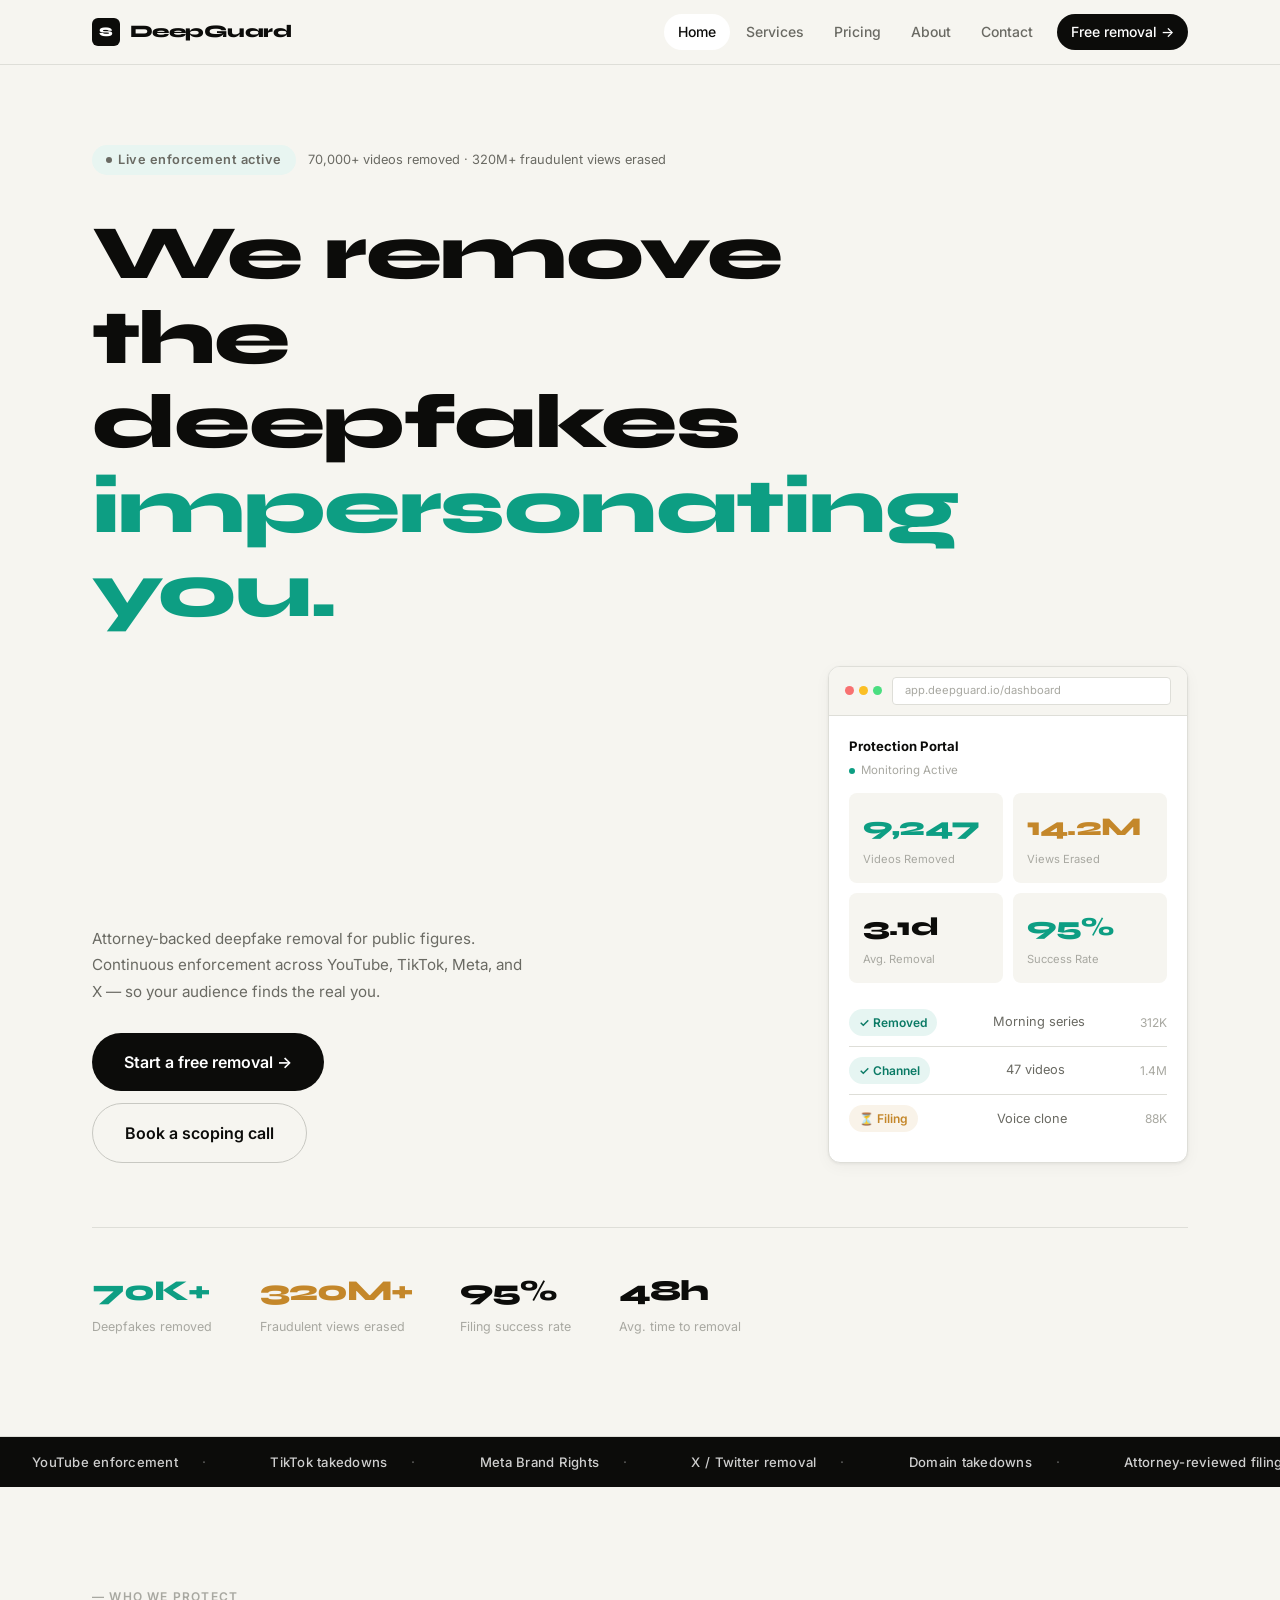
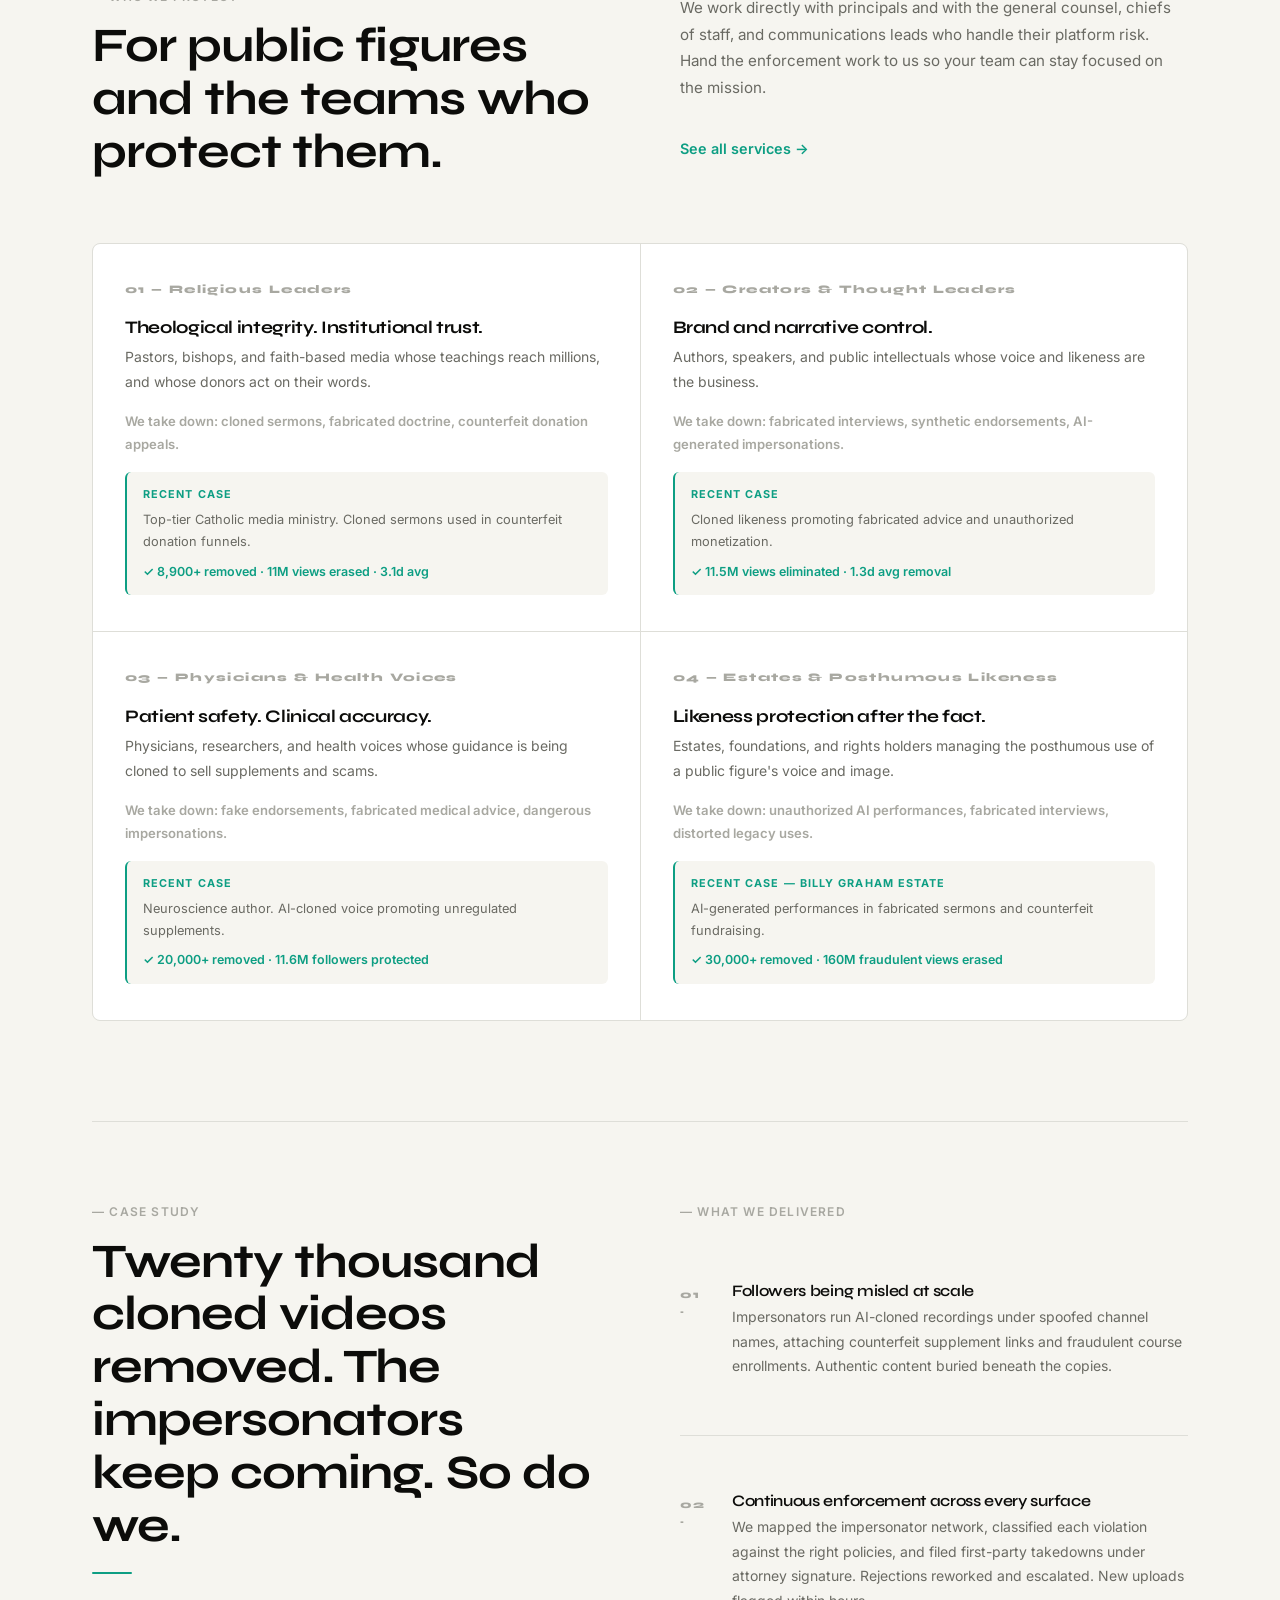
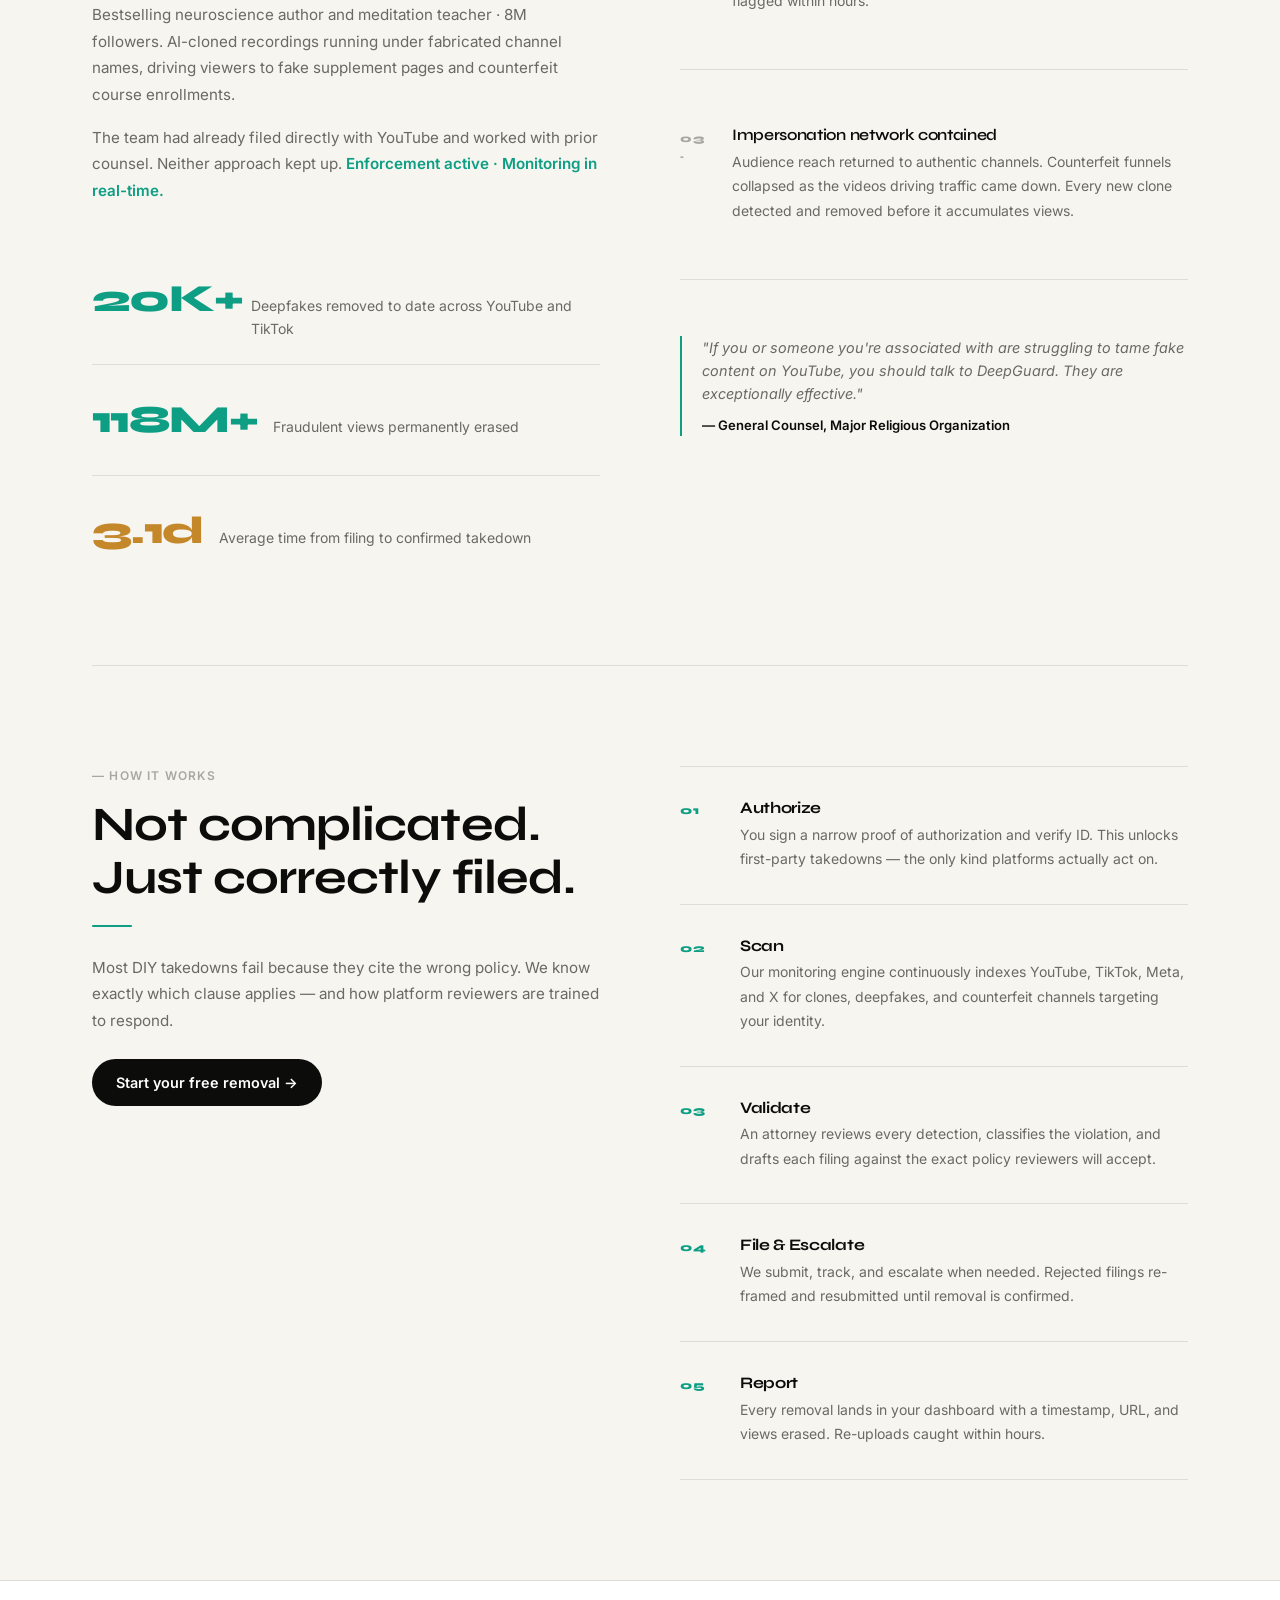
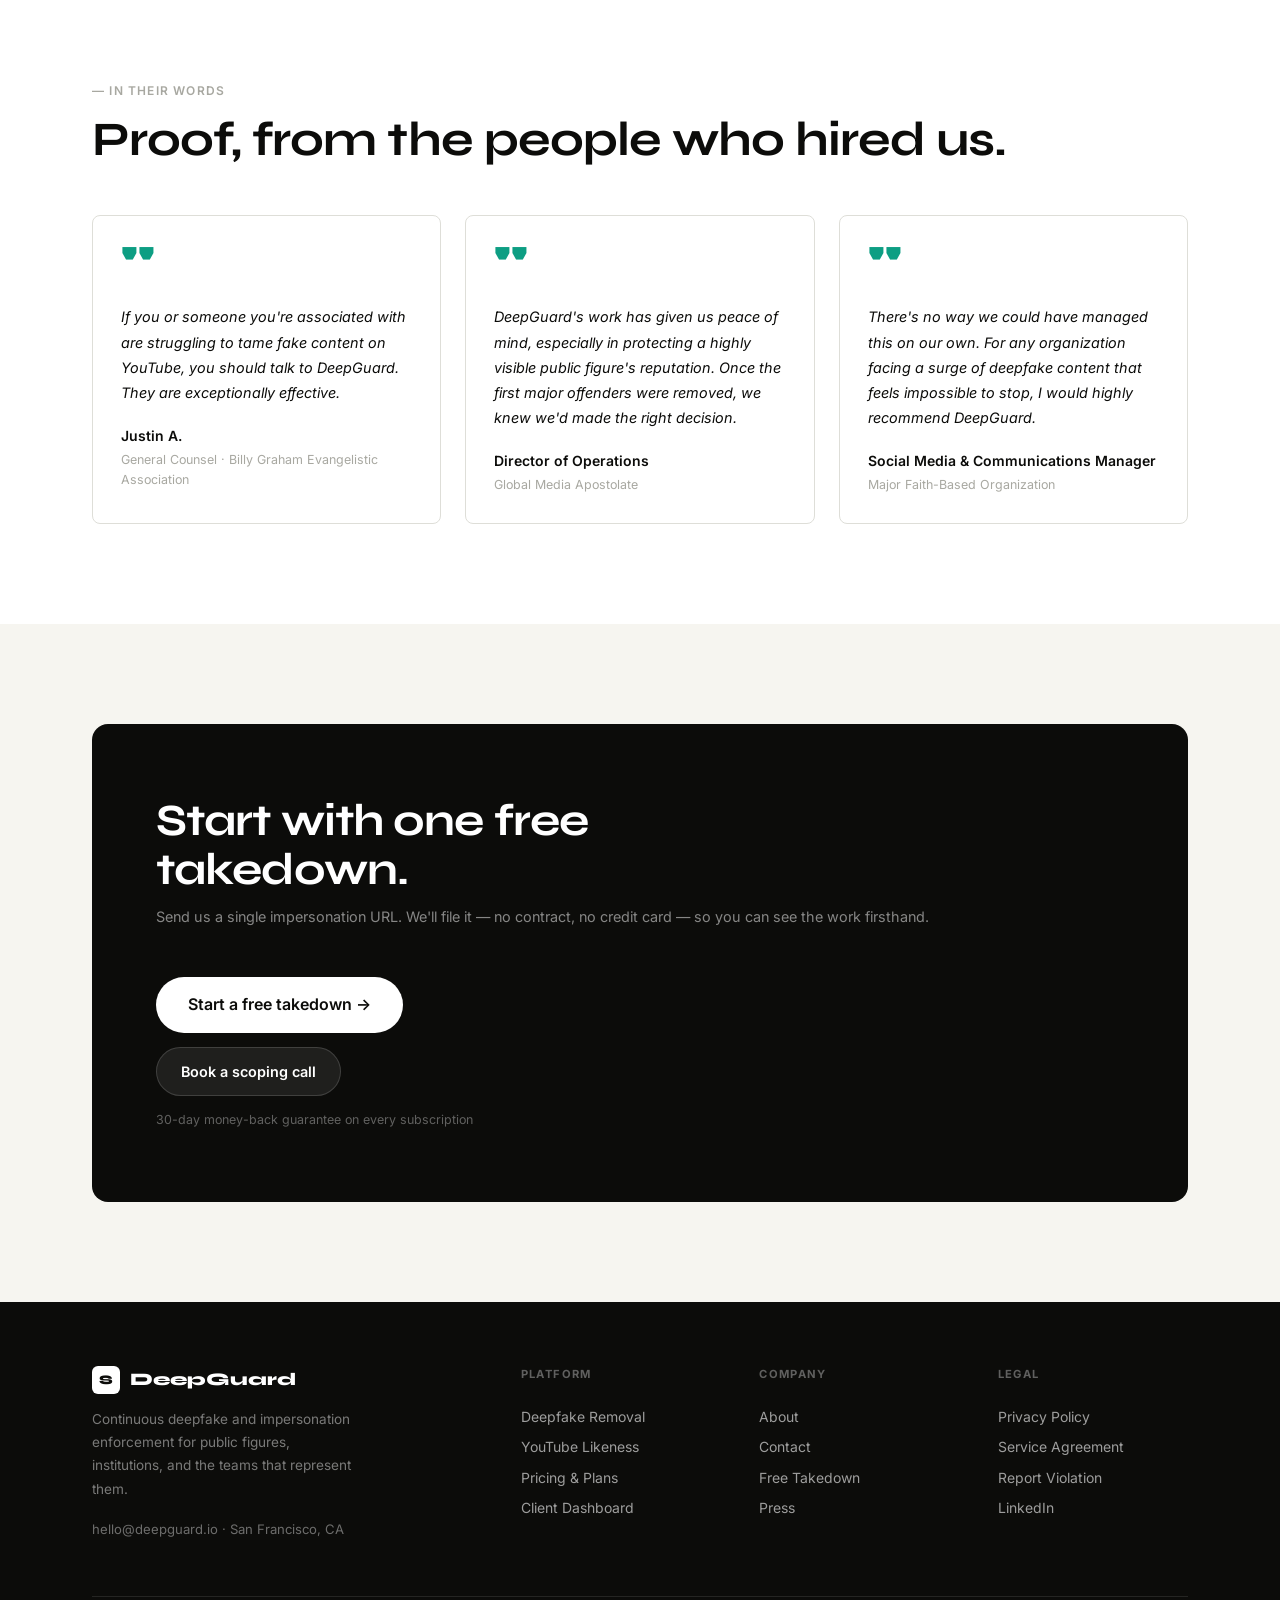
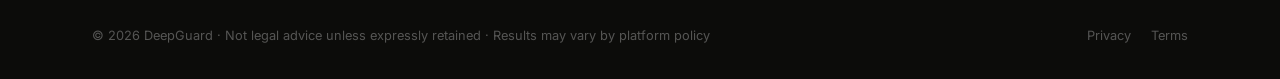
<file: index.html>
<!DOCTYPE html>
<html lang="en">
<head>
<meta charset="UTF-8">
<meta name="viewport" content="width=device-width, initial-scale=1.0">
<title>DeepGuard — Deepfake Removal for Public Figures</title>
<meta name="description" content="Continuous deepfake and impersonation removal for public figures. Attorney-backed enforcement across YouTube, TikTok, Meta, and X.">
<link rel="stylesheet" href="styles.css">
<style>
/* ── Hero ── */
.hero { padding: 80px 0 100px; border-bottom: 1px solid var(--border); }
.hero-label { display: flex; align-items: center; gap: 12px; margin-bottom: 36px; }
.hero-label span { font-size: 0.8rem; color: var(--ink2); }
.hero h1 { max-width: 820px; margin-bottom: 32px; }
.hero h1 em { font-style: normal; color: var(--teal); }
.hero-row { display: flex; align-items: flex-end; justify-content: space-between; gap: 40px; flex-wrap: wrap; }
.hero-sub { max-width: 440px; font-size: 1rem; line-height: 1.75; }
.hero-sub p { margin-bottom: 28px; }
.hero-actions { display: flex; gap: 12px; flex-wrap: wrap; }
.hero-proof { margin-top: 64px; padding-top: 40px; border-top: 1px solid var(--border); display: flex; gap: 48px; flex-wrap: wrap; }
.hero-proof-stat { }
.hero-proof-stat .val { font-family: 'Syne', sans-serif; font-weight: 800; font-size: 1.8rem; letter-spacing: -0.04em; }
.hero-proof-stat .lbl { font-size: 0.78rem; color: var(--ink3); margin-top: 2px; }

/* ── Marquee ticker ── */
.ticker { background: var(--ink); color: white; padding: 12px 0; overflow: hidden; white-space: nowrap; }
.ticker-inner { display: inline-flex; gap: 0; animation: ticker 28s linear infinite; }
.ticker-item { display: inline-flex; align-items: center; gap: 24px; padding: 0 32px; font-size: 0.82rem; font-weight: 500; letter-spacing: 0.02em; opacity: 0.8; }
.ticker-item::after { content: '·'; opacity: 0.4; }
@keyframes ticker { 0% { transform: translateX(0); } 100% { transform: translateX(-50%); } }

/* ── Stats strip ── */
.stats-strip { padding: 80px 0; border-bottom: 1px solid var(--border); }
.stats-grid { display: grid; grid-template-columns: repeat(4, 1fr); gap: 0; }
.stat-col { padding: 0 32px; border-right: 1px solid var(--border); }
.stat-col:first-child { padding-left: 0; }
.stat-col:last-child { border: none; }
.stat-col .val { font-family: 'Syne', sans-serif; font-weight: 800; font-size: clamp(2.2rem, 4vw, 3.4rem); letter-spacing: -0.04em; }
.stat-col .teal { color: var(--teal); }
.stat-col .lbl { font-size: 0.8rem; color: var(--ink3); margin-top: 6px; }

/* ── Protect section ── */
.protect-intro { display: grid; grid-template-columns: 1fr 1fr; gap: 80px; align-items: start; margin-bottom: 64px; }
.protect-body { padding-top: 8px; }
.protect-grid { display: grid; grid-template-columns: 1fr 1fr; gap: 1px; background: var(--border); border: 1px solid var(--border); border-radius: var(--radius-lg); overflow: hidden; }
.protect-cell { background: var(--white); padding: 36px 32px; position: relative; }
.protect-cell:hover { background: var(--bg); }
.protect-cell-num { font-family: 'Syne', sans-serif; font-weight: 800; font-size: 0.72rem; letter-spacing: 0.12em; color: var(--ink3); margin-bottom: 20px; }
.protect-cell h3 { font-size: 1.1rem; margin-bottom: 8px; }
.protect-cell p { font-size: 0.875rem; margin-bottom: 16px; }
.protect-cell .case { background: var(--bg); border-radius: 6px; padding: 14px 16px; margin-top: 16px; border-left: 2px solid var(--teal); }
.protect-cell .case-lbl { font-size: 0.68rem; font-weight: 700; letter-spacing: 0.1em; text-transform: uppercase; color: var(--teal); margin-bottom: 5px; }
.protect-cell .case p { font-size: 0.8rem; margin: 0; }
.protect-cell .case-result { font-size: 0.78rem; font-weight: 600; color: var(--teal); margin-top: 8px; }

/* ── Case study ── */
.case-study-block { display: grid; grid-template-columns: 1fr 1fr; gap: 80px; align-items: start; padding: 80px 0; border-top: 1px solid var(--border); border-bottom: 1px solid var(--border); }
.case-left { position: sticky; top: 88px; }
.case-metrics { display: flex; flex-direction: column; gap: 0; margin-top: 40px; }
.case-metric { display: flex; align-items: baseline; gap: 16px; padding: 24px 0; border-bottom: 1px solid var(--border); }
.case-metric:last-child { border: none; }
.case-metric .val { font-family: 'Syne', sans-serif; font-weight: 800; font-size: 2.4rem; letter-spacing: -0.04em; color: var(--teal); min-width: 110px; }
.case-metric .desc { font-size: 0.875rem; color: var(--ink2); }
.case-steps-list { display: flex; flex-direction: column; gap: 32px; }
.case-step-item { display: flex; gap: 24px; }
.case-step-num { font-family: 'Syne', sans-serif; font-size: 0.68rem; font-weight: 800; letter-spacing: 0.12em; color: var(--ink3); padding-top: 4px; min-width: 28px; }
.case-step-body h4 { font-size: 1rem; margin-bottom: 6px; }
.case-step-body p { font-size: 0.875rem; }

/* ── How it works ── */
.how-grid { display: grid; grid-template-columns: 1fr 1fr; gap: 80px; align-items: start; }
.step-list { display: flex; flex-direction: column; gap: 0; }
.step-item { display: flex; gap: 24px; padding: 32px 0; border-bottom: 1px solid var(--border); }
.step-item:first-child { border-top: 1px solid var(--border); }
.step-item-num { font-family: 'Syne', sans-serif; font-weight: 800; font-size: 0.72rem; letter-spacing: 0.12em; color: var(--teal); padding-top: 2px; min-width: 36px; }
.step-item h3 { font-size: 1rem; margin-bottom: 6px; }
.step-item p { font-size: 0.875rem; }

/* ── Testimonials ── */
.testimonials { padding: 80px 0; border-top: 1px solid var(--border); }
.testimonial-grid { display: grid; grid-template-columns: 1fr 1fr 1fr; gap: 24px; margin-top: 48px; }
.testimonial-card { background: var(--white); border: 1px solid var(--border); border-radius: var(--radius-lg); padding: 28px; }
.testimonial-card blockquote { font-size: 0.9rem; line-height: 1.75; color: var(--ink); font-style: italic; margin-bottom: 20px; }
.testimonial-card .author-name { font-weight: 600; font-size: 0.875rem; color: var(--ink); }
.testimonial-card .author-role { font-size: 0.78rem; color: var(--ink3); margin-top: 2px; }
.quote-mark { font-family: 'Syne', sans-serif; font-size: 3.5rem; line-height: 0.8; color: var(--teal); margin-bottom: 16px; font-weight: 800; }

/* ── CTA ── */
.cta-block { background: var(--ink); color: white; border-radius: 16px; padding: 72px 64px; display: flex; align-items: center; justify-content: space-between; gap: 48px; flex-wrap: wrap; }
.cta-block h2 { font-size: clamp(1.8rem, 3.5vw, 2.8rem); color: white; max-width: 460px; }
.cta-block p { color: rgba(255,255,255,0.5); font-size: 0.9rem; margin-top: 10px; }
.cta-right { flex-shrink: 0; display: flex; flex-direction: column; gap: 14px; align-items: flex-start; }
.cta-right .btn-white { background: white; color: var(--ink); }
.cta-right .btn-white:hover { opacity: 0.9; }
.cta-right .guarantee { font-size: 0.78rem; color: rgba(255,255,255,0.35); }

/* ── Dashboard preview ── */
.dashboard-preview { background: var(--white); border: 1px solid var(--border); border-radius: 12px; overflow: hidden; box-shadow: var(--shadow); }
.dash-bar { background: var(--bg); padding: 10px 16px; border-bottom: 1px solid var(--border); display: flex; align-items: center; gap: 10px; }
.dash-dots { display: flex; gap: 5px; }
.dash-dots span { width: 9px; height: 9px; border-radius: 50%; }
.dash-url { flex: 1; background: var(--white); border: 1px solid var(--border); border-radius: 4px; padding: 4px 12px; font-size: 0.7rem; color: var(--ink3); }
.dash-body { padding: 20px; }
.dash-stats { display: grid; grid-template-columns: 1fr 1fr; gap: 10px; margin-bottom: 16px; }
.dash-stat { background: var(--bg); border-radius: 8px; padding: 14px; }
.dash-stat .val { font-family: 'Syne', sans-serif; font-weight: 800; font-size: 1.6rem; letter-spacing: -0.03em; }
.dash-stat .lbl { font-size: 0.7rem; color: var(--ink3); margin-top: 3px; }
.dash-row { display: flex; align-items: center; justify-content: space-between; padding: 10px 0; border-bottom: 1px solid var(--border); font-size: 0.8rem; }
.dash-row:last-child { border: none; }
.dash-row .name { color: var(--ink2); }
.live-dot { display: inline-block; width: 6px; height: 6px; border-radius: 50%; background: var(--teal); margin-right: 6px; animation: pulse 2s infinite; }
@keyframes pulse { 0%,100%{opacity:1} 50%{opacity:.4} }

@media(max-width:960px) {
  .protect-intro { grid-template-columns: 1fr; gap: 40px; }
  .how-grid { grid-template-columns: 1fr; gap: 40px; }
  .case-study-block { grid-template-columns: 1fr; gap: 48px; }
  .case-left { position: static; }
  .stats-grid { grid-template-columns: 1fr 1fr; gap: 32px; }
  .stat-col { border: none; padding: 0; }
  .cta-block { padding: 48px 36px; }
  .testimonial-grid { grid-template-columns: 1fr; }
  .protect-grid { grid-template-columns: 1fr; }
}
@media(max-width:640px) {
  .hero-row { flex-direction: column; align-items: flex-start; }
  .hero-proof { gap: 28px; }
  .cta-block { flex-direction: column; }
}
</style>
</head>
<body>

<nav>
  <div class="container nav-inner">
    <a href="index.html" class="nav-logo">
      <div class="nav-logo-mark">S</div>DeepGuard
    </a>
    <div class="nav-links">
      <a href="index.html" class="active">Home</a>
      <a href="services.html">Services</a>
      <a href="pricing.html">Pricing</a>
      <a href="about.html">About</a>
      <a href="contact.html">Contact</a>
      <a href="contact.html?intent=takedown" class="nav-cta">Free removal →</a>
    </div>
    <div class="hamburger" id="hamburger"><span></span><span></span><span></span></div>
  </div>
  <div class="mobile-menu" id="mobileMenu">
    <a href="index.html">Home</a><a href="services.html">Services</a><a href="pricing.html">Pricing</a>
    <a href="about.html">About</a><a href="contact.html">Contact</a>
    <a href="contact.html?intent=takedown">Free removal →</a>
  </div>
</nav>

<!-- HERO -->
<section class="hero">
  <div class="container">
    <div class="hero-label">
      <span class="badge badge-teal badge-dot">Live enforcement active</span>
      <span>70,000+ videos removed · 320M+ fraudulent views erased</span>
    </div>
    <h1>We remove the deepfakes <em>impersonating you.</em></h1>
    <div class="hero-row">
      <div class="hero-sub">
        <p>Attorney-backed deepfake removal for public figures. Continuous enforcement across YouTube, TikTok, Meta, and X — so your audience finds the real you.</p>
        <div class="hero-actions">
          <a href="contact.html?intent=takedown" class="btn btn-primary btn-lg">Start a free removal →</a>
          <a href="contact.html?intent=scope" class="btn btn-ghost btn-lg">Book a scoping call</a>
        </div>
      </div>
      <div style="max-width:360px;width:100%;">
        <div class="dashboard-preview">
          <div class="dash-bar">
            <div class="dash-dots"><span style="background:#f87171"></span><span style="background:#fbbf24"></span><span style="background:#4ade80"></span></div>
            <div class="dash-url">app.deepguard.io/dashboard</div>
          </div>
          <div class="dash-body">
            <div style="font-weight:700;font-size:0.82rem;margin-bottom:4px;">Protection Portal</div>
            <div style="font-size:0.72rem;color:var(--ink3);margin-bottom:14px;"><span class="live-dot"></span>Monitoring Active</div>
            <div class="dash-stats">
              <div class="dash-stat"><div class="val teal">9,247</div><div class="lbl">Videos Removed</div></div>
              <div class="dash-stat"><div class="val" style="color:var(--amber)">14.2M</div><div class="lbl">Views Erased</div></div>
              <div class="dash-stat"><div class="val">3.1d</div><div class="lbl">Avg. Removal</div></div>
              <div class="dash-stat"><div class="val" style="color:var(--teal)">95%</div><div class="lbl">Success Rate</div></div>
            </div>
            <div class="dash-row"><span class="status status-removed">✓ Removed</span><span class="name">Morning series</span><span style="font-size:0.75rem;color:var(--ink3)">312K</span></div>
            <div class="dash-row"><span class="status status-removed">✓ Channel</span><span class="name">47 videos</span><span style="font-size:0.75rem;color:var(--ink3)">1.4M</span></div>
            <div class="dash-row"><span class="status status-pending">⏳ Filing</span><span class="name">Voice clone</span><span style="font-size:0.75rem;color:var(--ink3)">88K</span></div>
          </div>
        </div>
      </div>
    </div>

    <div class="hero-proof fade-up">
      <div class="hero-proof-stat"><div class="val teal">70K+</div><div class="lbl">Deepfakes removed</div></div>
      <div class="hero-proof-stat"><div class="val" style="color:var(--amber)">320M+</div><div class="lbl">Fraudulent views erased</div></div>
      <div class="hero-proof-stat"><div class="val">95%</div><div class="lbl">Filing success rate</div></div>
      <div class="hero-proof-stat"><div class="val">48h</div><div class="lbl">Avg. time to removal</div></div>
    </div>
  </div>
</section>

<!-- TICKER -->
<div class="ticker">
  <div class="ticker-inner">
    <span class="ticker-item">YouTube enforcement</span>
    <span class="ticker-item">TikTok takedowns</span>
    <span class="ticker-item">Meta Brand Rights</span>
    <span class="ticker-item">X / Twitter removal</span>
    <span class="ticker-item">Domain takedowns</span>
    <span class="ticker-item">Attorney-reviewed filings</span>
    <span class="ticker-item">Voice clone detection</span>
    <span class="ticker-item">Re-upload monitoring</span>
    <span class="ticker-item">YouTube enforcement</span>
    <span class="ticker-item">TikTok takedowns</span>
    <span class="ticker-item">Meta Brand Rights</span>
    <span class="ticker-item">X / Twitter removal</span>
    <span class="ticker-item">Domain takedowns</span>
    <span class="ticker-item">Attorney-reviewed filings</span>
    <span class="ticker-item">Voice clone detection</span>
    <span class="ticker-item">Re-upload monitoring</span>
  </div>
</div>

<!-- WHO WE PROTECT -->
<section>
  <div class="container">
    <div class="protect-intro">
      <div>
        <span class="eyebrow">— Who we protect</span>
        <h2>For public figures and the teams who protect them.</h2>
      </div>
      <div class="protect-body">
        <p>We work directly with principals and with the general counsel, chiefs of staff, and communications leads who handle their platform risk. Hand the enforcement work to us so your team can stay focused on the mission.</p>
        <div style="margin-top:24px;"><a href="services.html" class="btn btn-text">See all services →</a></div>
      </div>
    </div>

    <div class="protect-grid fade-up">
      <div class="protect-cell">
        <div class="protect-cell-num">01 — Religious Leaders</div>
        <h3>Theological integrity. Institutional trust.</h3>
        <p>Pastors, bishops, and faith-based media whose teachings reach millions, and whose donors act on their words.</p>
        <p style="font-size:0.82rem;font-weight:600;color:var(--ink3);">We take down: cloned sermons, fabricated doctrine, counterfeit donation appeals.</p>
        <div class="case">
          <div class="case-lbl">Recent case</div>
          <p>Top-tier Catholic media ministry. Cloned sermons used in counterfeit donation funnels.</p>
          <div class="case-result">✓ 8,900+ removed · 11M views erased · 3.1d avg</div>
        </div>
      </div>
      <div class="protect-cell">
        <div class="protect-cell-num">02 — Creators & Thought Leaders</div>
        <h3>Brand and narrative control.</h3>
        <p>Authors, speakers, and public intellectuals whose voice and likeness are the business.</p>
        <p style="font-size:0.82rem;font-weight:600;color:var(--ink3);">We take down: fabricated interviews, synthetic endorsements, AI-generated impersonations.</p>
        <div class="case">
          <div class="case-lbl">Recent case</div>
          <p>Cloned likeness promoting fabricated advice and unauthorized monetization.</p>
          <div class="case-result">✓ 11.5M views eliminated · 1.3d avg removal</div>
        </div>
      </div>
      <div class="protect-cell">
        <div class="protect-cell-num">03 — Physicians & Health Voices</div>
        <h3>Patient safety. Clinical accuracy.</h3>
        <p>Physicians, researchers, and health voices whose guidance is being cloned to sell supplements and scams.</p>
        <p style="font-size:0.82rem;font-weight:600;color:var(--ink3);">We take down: fake endorsements, fabricated medical advice, dangerous impersonations.</p>
        <div class="case">
          <div class="case-lbl">Recent case</div>
          <p>Neuroscience author. AI-cloned voice promoting unregulated supplements.</p>
          <div class="case-result">✓ 20,000+ removed · 11.6M followers protected</div>
        </div>
      </div>
      <div class="protect-cell">
        <div class="protect-cell-num">04 — Estates & Posthumous Likeness</div>
        <h3>Likeness protection after the fact.</h3>
        <p>Estates, foundations, and rights holders managing the posthumous use of a public figure's voice and image.</p>
        <p style="font-size:0.82rem;font-weight:600;color:var(--ink3);">We take down: unauthorized AI performances, fabricated interviews, distorted legacy uses.</p>
        <div class="case">
          <div class="case-lbl">Recent case — Billy Graham Estate</div>
          <p>AI-generated performances in fabricated sermons and counterfeit fundraising.</p>
          <div class="case-result">✓ 30,000+ removed · 160M fraudulent views erased</div>
        </div>
      </div>
    </div>
  </div>
</section>

<!-- CASE STUDY -->
<section style="padding:0;">
  <div class="container">
    <div class="case-study-block">
      <div class="case-left fade-up">
        <span class="eyebrow">— Case study</span>
        <h2>Twenty thousand cloned videos removed. The impersonators keep coming. So do we.</h2>
        <div class="rule"></div>
        <p style="margin-bottom:16px;">Bestselling neuroscience author and meditation teacher · 8M followers. AI-cloned recordings running under fabricated channel names, driving viewers to fake supplement pages and counterfeit course enrollments.</p>
        <p>The team had already filed directly with YouTube and worked with prior counsel. Neither approach kept up. <span style="color:var(--teal);font-weight:600;">Enforcement active · Monitoring in real-time.</span></p>
        <div class="case-metrics">
          <div class="case-metric"><div class="val">20K+</div><div class="desc">Deepfakes removed to date across YouTube and TikTok</div></div>
          <div class="case-metric"><div class="val">118M+</div><div class="desc">Fraudulent views permanently erased</div></div>
          <div class="case-metric"><div class="val" style="color:var(--amber)">3.1d</div><div class="desc">Average time from filing to confirmed takedown</div></div>
        </div>
      </div>
      <div class="case-steps-list fade-up">
        <span class="eyebrow" style="margin-bottom:28px;">— What we delivered</span>
        <div class="case-step-item">
          <div class="case-step-num">01 ·</div>
          <div class="case-step-body">
            <h4>Followers being misled at scale</h4>
            <p>Impersonators run AI-cloned recordings under spoofed channel names, attaching counterfeit supplement links and fraudulent course enrollments. Authentic content buried beneath the copies.</p>
          </div>
        </div>
        <div style="height:1px;background:var(--border);margin:24px 0;"></div>
        <div class="case-step-item">
          <div class="case-step-num">02 ·</div>
          <div class="case-step-body">
            <h4>Continuous enforcement across every surface</h4>
            <p>We mapped the impersonator network, classified each violation against the right policies, and filed first-party takedowns under attorney signature. Rejections reworked and escalated. New uploads flagged within hours.</p>
          </div>
        </div>
        <div style="height:1px;background:var(--border);margin:24px 0;"></div>
        <div class="case-step-item">
          <div class="case-step-num">03 ·</div>
          <div class="case-step-body">
            <h4>Impersonation network contained</h4>
            <p>Audience reach returned to authentic channels. Counterfeit funnels collapsed as the videos driving traffic came down. Every new clone detected and removed before it accumulates views.</p>
          </div>
        </div>
        <div style="height:1px;background:var(--border);margin:24px 0;"></div>
        <blockquote style="font-style:italic;font-size:0.9rem;color:var(--ink2);border-left:2px solid var(--teal);padding-left:20px;">"If you or someone you're associated with are struggling to tame fake content on YouTube, you should talk to DeepGuard. They are exceptionally effective."<br><span style="font-style:normal;font-weight:600;color:var(--ink);font-size:0.82rem;display:block;margin-top:10px;">— General Counsel, Major Religious Organization</span></blockquote>
      </div>
    </div>
  </div>
</section>

<!-- HOW IT WORKS -->
<section>
  <div class="container">
    <div class="how-grid">
      <div class="fade-up">
        <span class="eyebrow">— How it works</span>
        <h2>Not complicated. Just correctly filed.</h2>
        <div class="rule"></div>
        <p style="margin-bottom:24px;">Most DIY takedowns fail because they cite the wrong policy. We know exactly which clause applies — and how platform reviewers are trained to respond.</p>
        <a href="contact.html?intent=takedown" class="btn btn-primary">Start your free removal →</a>
      </div>
      <div class="step-list fade-up">
        <div class="step-item">
          <div class="step-item-num">01</div>
          <div><h3>Authorize</h3><p>You sign a narrow proof of authorization and verify ID. This unlocks first-party takedowns — the only kind platforms actually act on.</p></div>
        </div>
        <div class="step-item">
          <div class="step-item-num">02</div>
          <div><h3>Scan</h3><p>Our monitoring engine continuously indexes YouTube, TikTok, Meta, and X for clones, deepfakes, and counterfeit channels targeting your identity.</p></div>
        </div>
        <div class="step-item">
          <div class="step-item-num">03</div>
          <div><h3>Validate</h3><p>An attorney reviews every detection, classifies the violation, and drafts each filing against the exact policy reviewers will accept.</p></div>
        </div>
        <div class="step-item">
          <div class="step-item-num">04</div>
          <div><h3>File &amp; Escalate</h3><p>We submit, track, and escalate when needed. Rejected filings re-framed and resubmitted until removal is confirmed.</p></div>
        </div>
        <div class="step-item">
          <div class="step-item-num">05</div>
          <div><h3>Report</h3><p>Every removal lands in your dashboard with a timestamp, URL, and views erased. Re-uploads caught within hours.</p></div>
        </div>
      </div>
    </div>
  </div>
</section>

<!-- TESTIMONIALS -->
<section style="background:var(--white);border-top:1px solid var(--border);">
  <div class="container">
    <span class="eyebrow fade-up">— In their words</span>
    <h2 class="fade-up" style="margin-top:4px;margin-bottom:0;">Proof, from the people who hired us.</h2>
    <div class="testimonial-grid">
      <div class="testimonial-card fade-up">
        <div class="quote-mark">"</div>
        <blockquote>If you or someone you're associated with are struggling to tame fake content on YouTube, you should talk to DeepGuard. They are exceptionally effective.</blockquote>
        <div class="author-name">Justin A.</div>
        <div class="author-role">General Counsel · Billy Graham Evangelistic Association</div>
      </div>
      <div class="testimonial-card fade-up">
        <div class="quote-mark">"</div>
        <blockquote>DeepGuard's work has given us peace of mind, especially in protecting a highly visible public figure's reputation. Once the first major offenders were removed, we knew we'd made the right decision.</blockquote>
        <div class="author-name">Director of Operations</div>
        <div class="author-role">Global Media Apostolate</div>
      </div>
      <div class="testimonial-card fade-up">
        <div class="quote-mark">"</div>
        <blockquote>There's no way we could have managed this on our own. For any organization facing a surge of deepfake content that feels impossible to stop, I would highly recommend DeepGuard.</blockquote>
        <div class="author-name">Social Media &amp; Communications Manager</div>
        <div class="author-role">Major Faith-Based Organization</div>
      </div>
    </div>
  </div>
</section>

<!-- CTA -->
<section>
  <div class="container">
    <div class="cta-block fade-up">
      <div>
        <h2>Start with one free takedown.</h2>
        <p>Send us a single impersonation URL. We'll file it — no contract, no credit card — so you can see the work firsthand.</p>
      </div>
      <div class="cta-right">
        <a href="contact.html?intent=takedown" class="btn btn-white btn-lg" style="background:white;color:var(--ink);">Start a free takedown →</a>
        <a href="contact.html?intent=scope" class="btn" style="background:rgba(255,255,255,0.08);color:white;border:1px solid rgba(255,255,255,0.15);">Book a scoping call</a>
        <div class="guarantee">30-day money-back guarantee on every subscription</div>
      </div>
    </div>
  </div>
</section>

<footer>
  <div class="container">
    <div class="footer-grid">
      <div class="footer-brand">
        <div class="footer-logo"><div class="footer-logo-mark" style="color:var(--ink)">S</div>DeepGuard</div>
        <p>Continuous deepfake and impersonation enforcement for public figures, institutions, and the teams that represent them.</p>
        <div style="margin-top:18px;font-size:0.82rem;color:rgba(255,255,255,0.4);">hello@deepguard.io · San Francisco, CA</div>
      </div>
      <div class="footer-col"><h5>Platform</h5><a href="services.html">Deepfake Removal</a><a href="services.html#youtube">YouTube Likeness</a><a href="pricing.html">Pricing &amp; Plans</a><a href="dashboard.html">Client Dashboard</a></div>
      <div class="footer-col"><h5>Company</h5><a href="about.html">About</a><a href="contact.html">Contact</a><a href="contact.html?intent=takedown">Free Takedown</a><a href="mailto:hello@deepguard.io">Press</a></div>
      <div class="footer-col"><h5>Legal</h5><a href="#">Privacy Policy</a><a href="#">Service Agreement</a><a href="contact.html?intent=takedown">Report Violation</a><a href="https://linkedin.com" target="_blank">LinkedIn</a></div>
    </div>
    <div class="footer-bottom">
      <p>© 2026 DeepGuard · Not legal advice unless expressly retained · Results may vary by platform policy</p>
      <div style="display:flex;gap:20px;"><a href="#">Privacy</a><a href="#">Terms</a></div>
    </div>
  </div>
</footer>

<script src="script.js"></script>
</body>
</html>
</file>
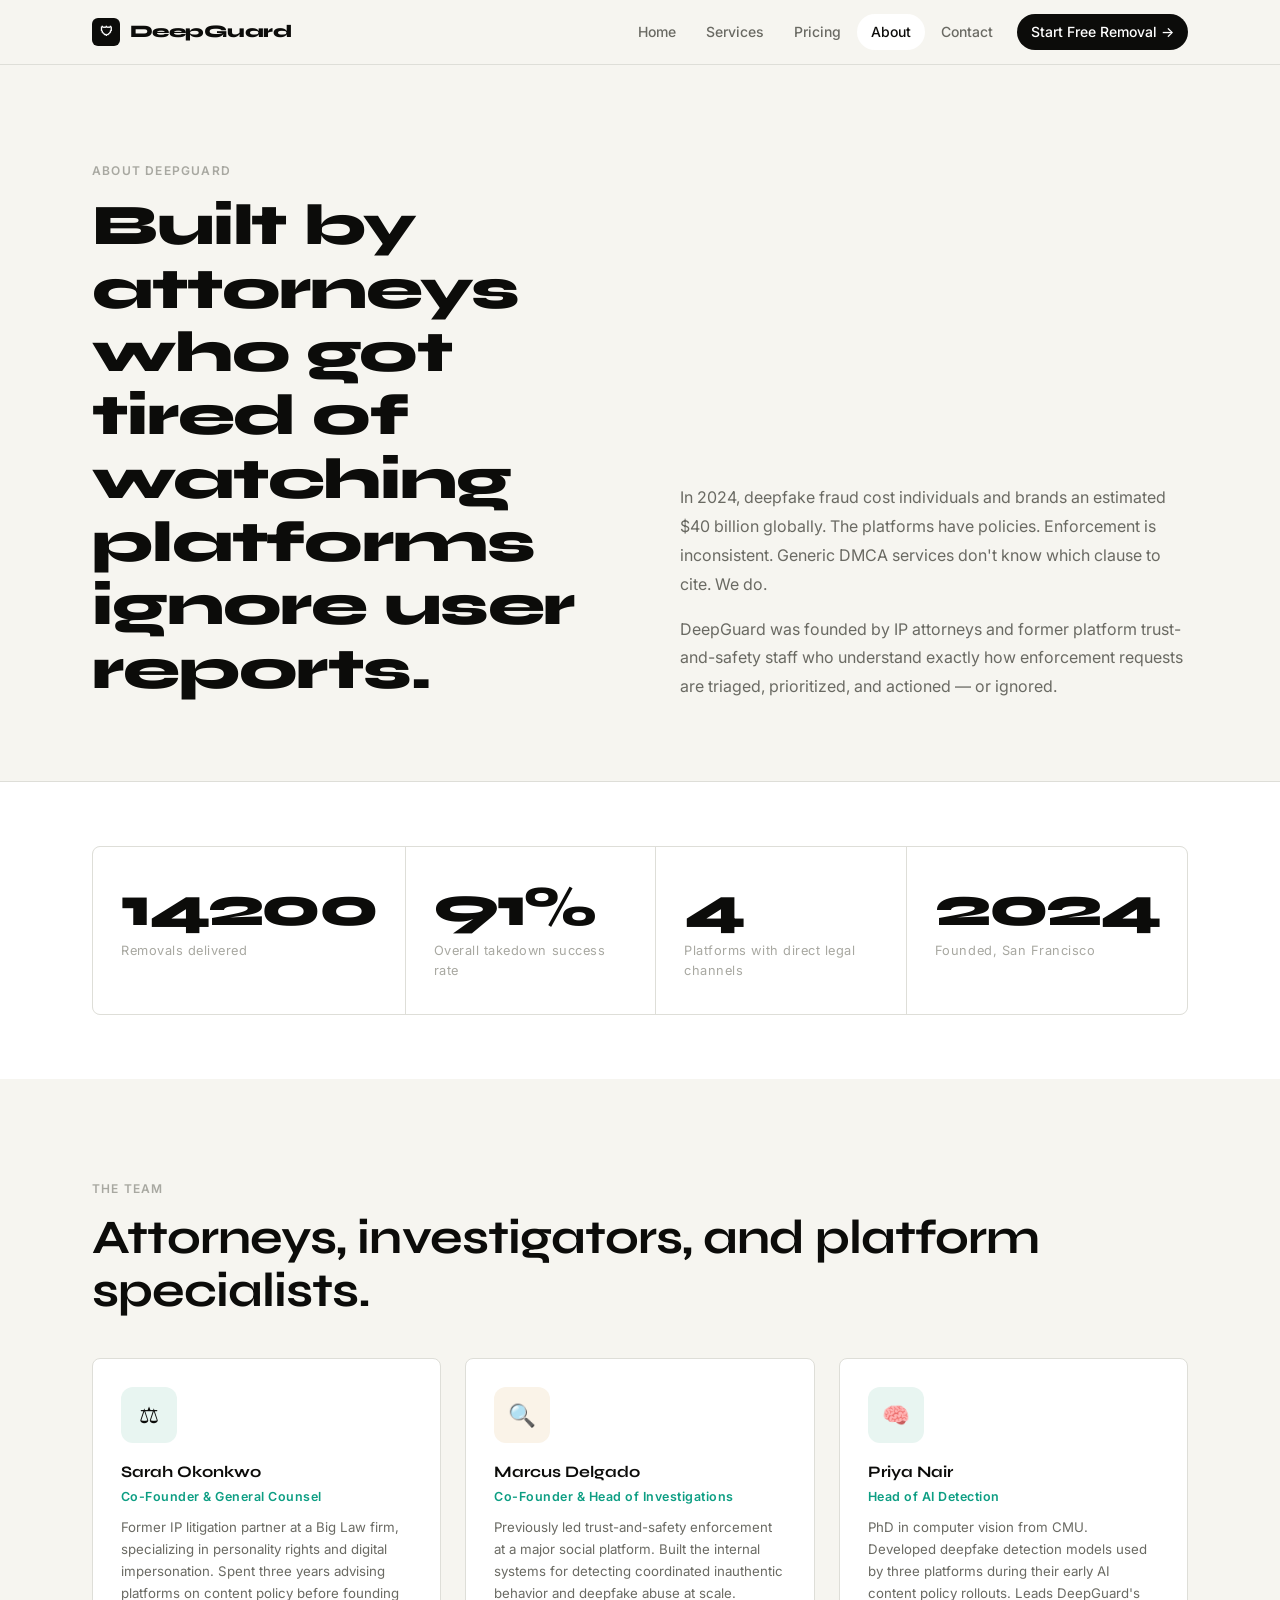
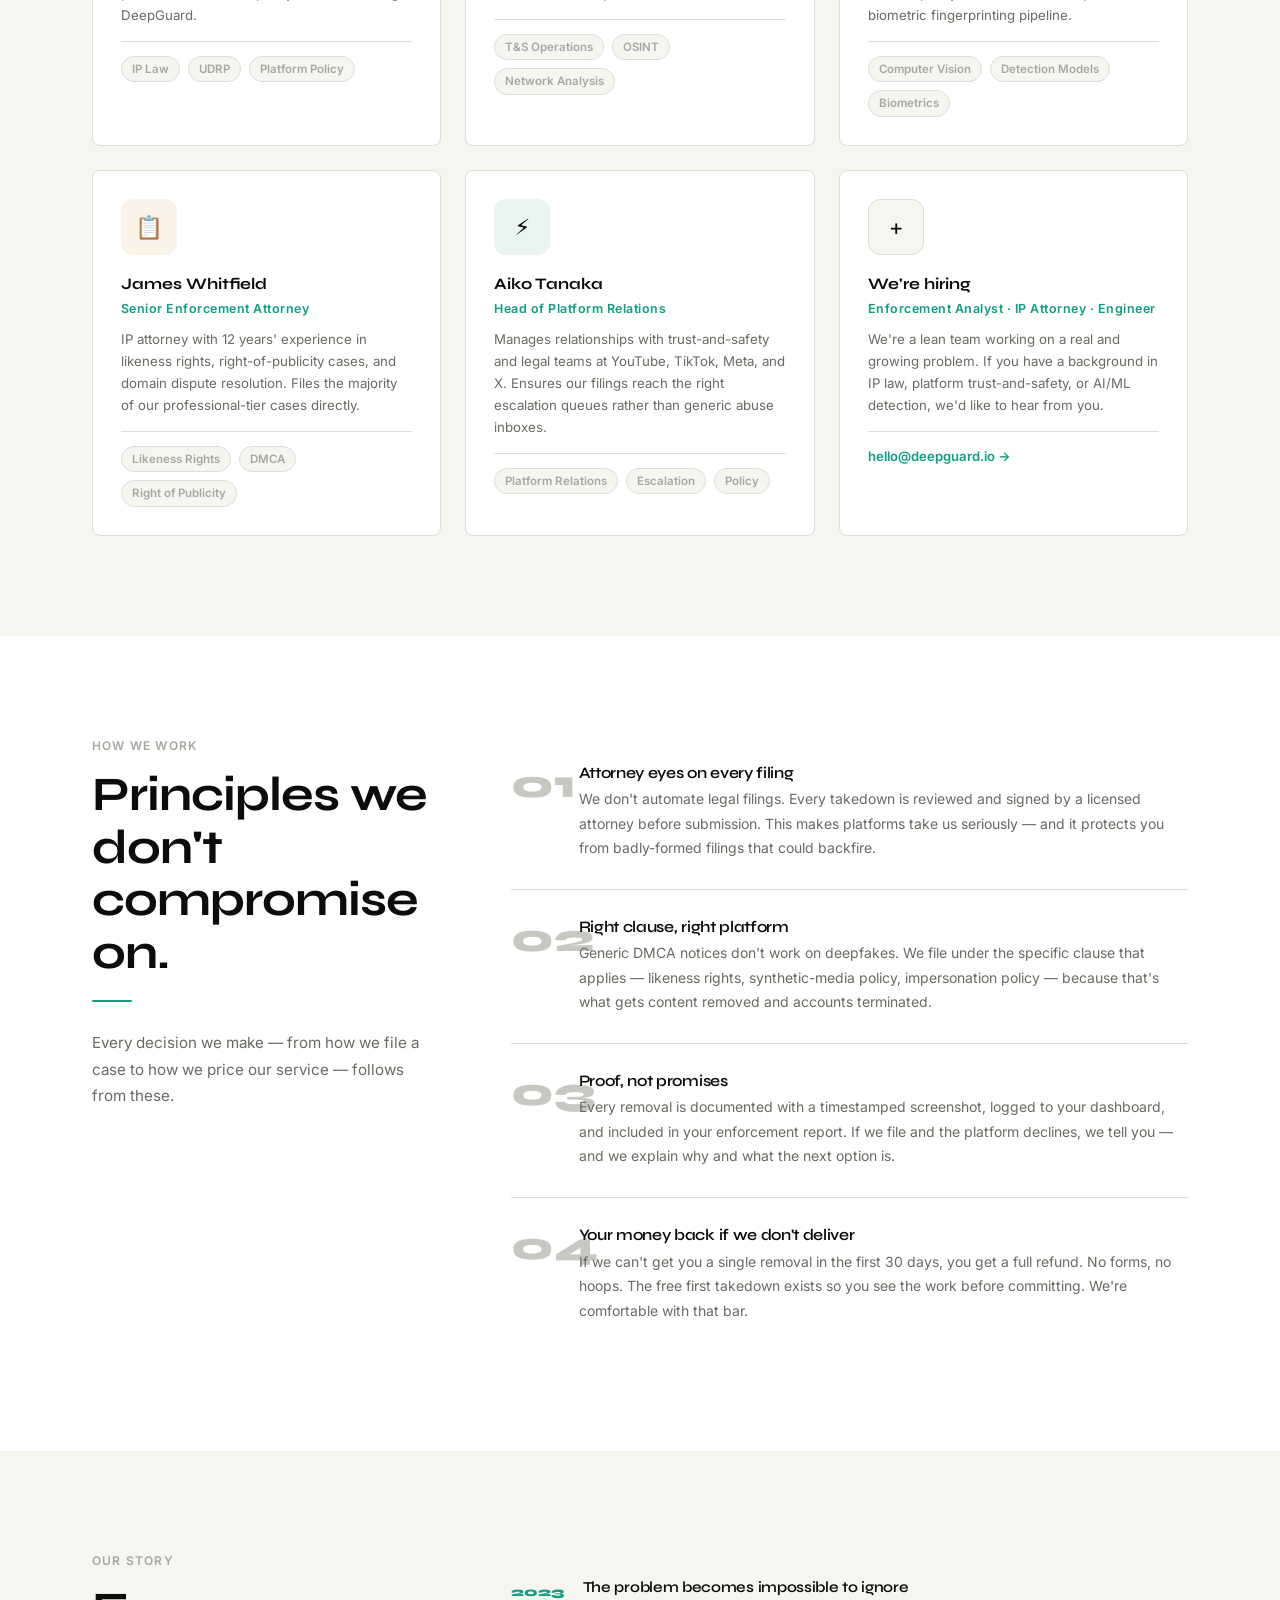
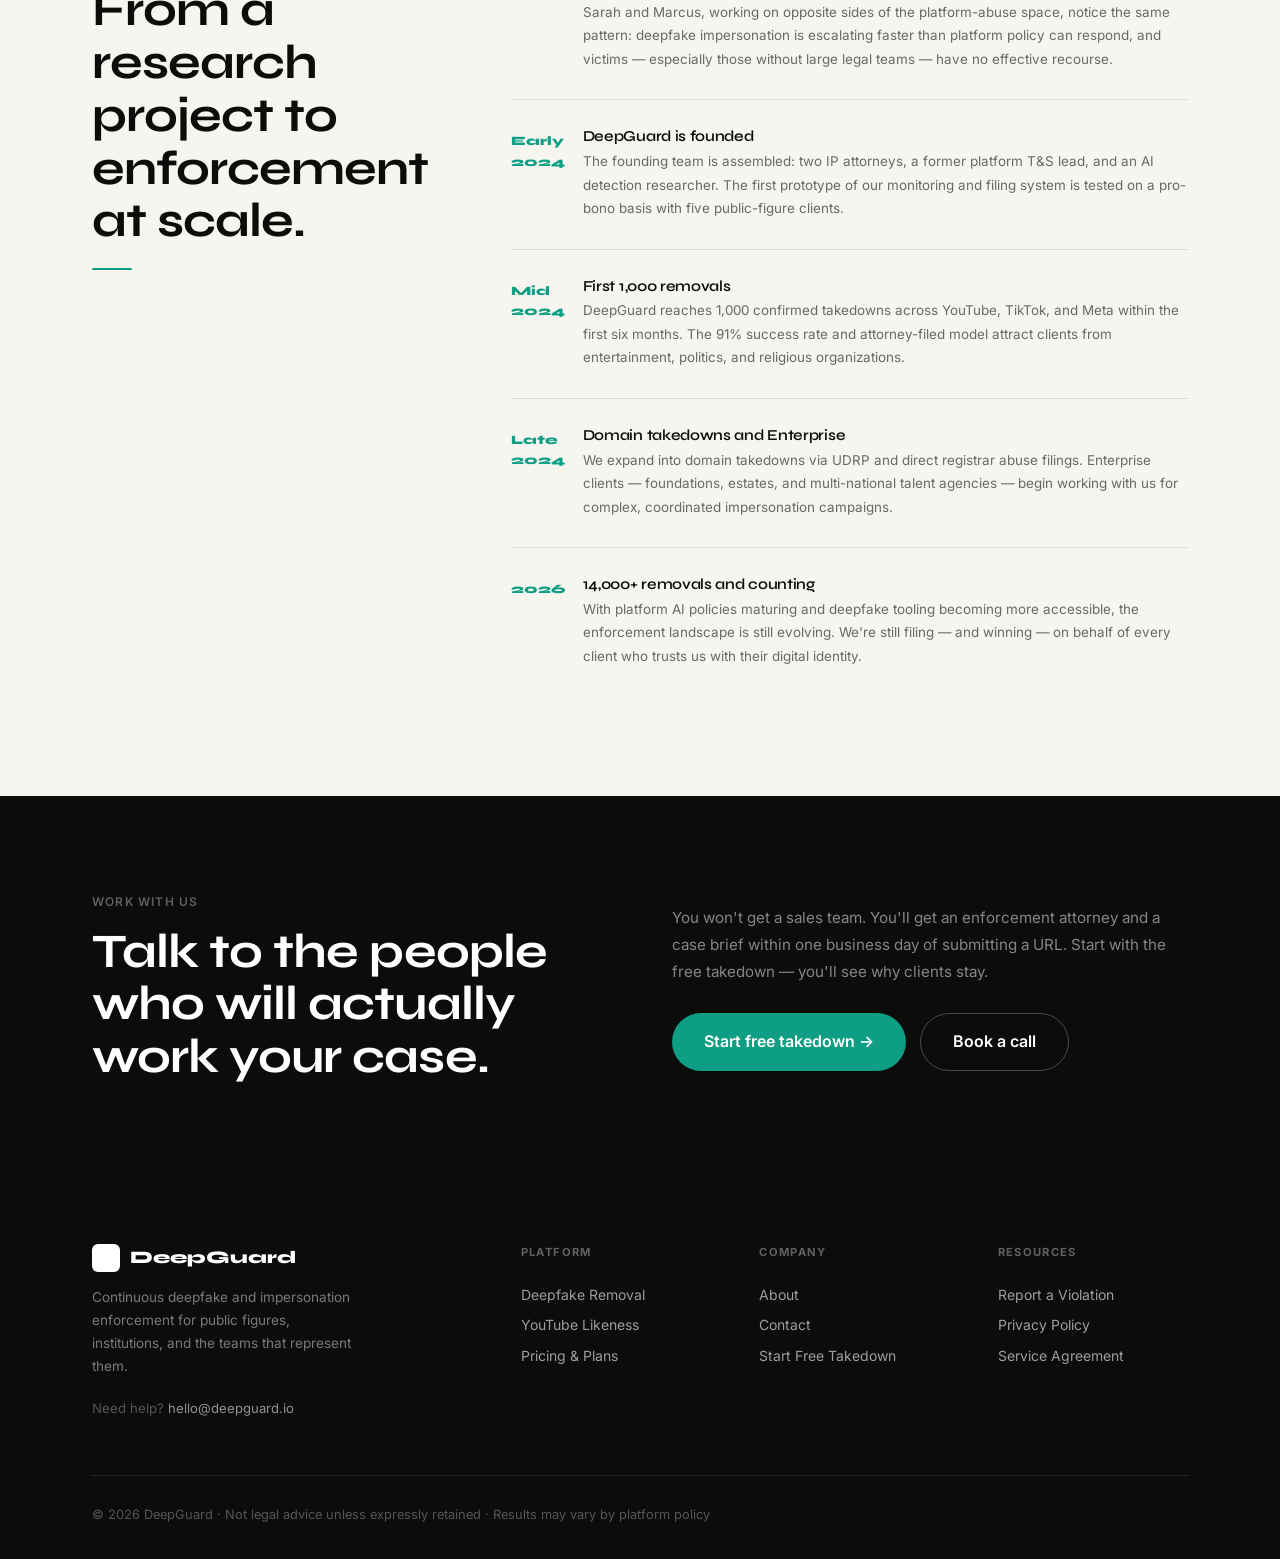
<file: about.html>
<!DOCTYPE html>
<html lang="en">
<head>
<meta charset="UTF-8">
<meta name="viewport" content="width=device-width, initial-scale=1.0">
<title>About — DeepGuard</title>
<meta name="description" content="Who built DeepGuard, why we built it, and the legal team behind every filing.">
<link rel="stylesheet" href="styles.css">
<style>
.page-hero { padding: 96px 0 80px; }
.team-grid { display: grid; grid-template-columns: repeat(3, 1fr); gap: 24px; }
.team-card { background: var(--white); border: 1px solid var(--border); border-radius: var(--radius-lg); padding: 28px; }
.team-avatar { width: 56px; height: 56px; border-radius: 12px; display: flex; align-items: center; justify-content: center; font-size: 1.4rem; margin-bottom: 16px; }
.team-name { font-family: 'Syne', sans-serif; font-size: 1rem; font-weight: 700; margin-bottom: 3px; }
.team-role { font-size: 0.78rem; font-weight: 600; color: var(--teal); letter-spacing: 0.04em; margin-bottom: 10px; }
.team-bio { font-size: 0.83rem; color: var(--ink2); line-height: 1.65; }
.team-bar { margin-top: 14px; padding-top: 14px; border-top: 1px solid var(--border); display: flex; gap: 8px; flex-wrap: wrap; }
.team-tag { font-size: 0.72rem; font-weight: 600; color: var(--ink3); background: var(--bg); border: 1px solid var(--border); border-radius: 99px; padding: 3px 10px; }

.value-grid { display: grid; grid-template-columns: 1fr 1fr; gap: 1px; background: var(--border); border-radius: var(--radius-lg); overflow: hidden; border: 1px solid var(--border); }
.value-cell { background: var(--white); padding: 36px 32px; }
.value-cell h3 { font-size: 1.1rem; margin-bottom: 10px; }
.value-cell p { font-size: 0.875rem; }

.timeline { display: flex; flex-direction: column; gap: 0; }
.t-item { display: flex; gap: 24px; padding: 28px 0; border-bottom: 1px solid var(--border); }
.t-item:last-child { border-bottom: none; }
.t-year { font-family: 'Syne', sans-serif; font-size: 0.8rem; font-weight: 800; color: var(--teal); min-width: 48px; margin-top: 3px; }
.t-body h4 { font-size: 0.95rem; margin-bottom: 5px; }
.t-body p { font-size: 0.84rem; color: var(--ink2); }

.press-grid { display: grid; grid-template-columns: repeat(4, 1fr); gap: 20px; }
.press-card { background: var(--white); border: 1px solid var(--border); border-radius: var(--radius-lg); padding: 24px; }
.press-outlet { font-size: 0.72rem; font-weight: 700; letter-spacing: 0.1em; text-transform: uppercase; color: var(--ink3); margin-bottom: 10px; }
.press-quote { font-size: 0.84rem; color: var(--ink2); line-height: 1.6; font-style: italic; }

.principles-list { display: flex; flex-direction: column; gap: 0; }
.principle { display: flex; gap: 24px; align-items: flex-start; padding: 28px 0; border-bottom: 1px solid var(--border); }
.principle:last-child { border-bottom: none; }
.p-num { font-family: 'Syne', sans-serif; font-size: 2.5rem; font-weight: 800; color: var(--border-d); line-height: 1; min-width: 44px; }
.p-body h4 { margin-bottom: 6px; font-size: 1rem; }
.p-body p { font-size: 0.875rem; }

@media(max-width:860px) {
  .team-grid { grid-template-columns: 1fr 1fr; }
  .press-grid { grid-template-columns: 1fr 1fr; }
  .value-grid { grid-template-columns: 1fr; }
}
@media(max-width:560px) {
  .team-grid { grid-template-columns: 1fr; }
  .press-grid { grid-template-columns: 1fr; }
}
</style>
</head>
<body>

<nav>
  <div class="container nav-inner">
    <a href="index.html" class="nav-logo"><div class="nav-logo-mark">🛡</div>DeepGuard</a>
    <div class="nav-links">
      <a href="index.html">Home</a>
      <a href="services.html">Services</a>
      <a href="pricing.html">Pricing</a>
      <a href="about.html" class="active">About</a>
      <a href="contact.html">Contact</a>
      <a href="contact.html?intent=takedown" class="nav-cta">Start Free Removal →</a>
    </div>
    <div class="hamburger" id="hamburger"><span></span><span></span><span></span></div>
  </div>
  <div class="mobile-menu" id="mobileMenu">
    <a href="index.html">Home</a><a href="services.html">Services</a><a href="pricing.html">Pricing</a><a href="about.html">About</a><a href="contact.html">Contact</a>
    <a href="contact.html?intent=takedown" style="color:var(--teal);font-weight:700;">→ Start Free Removal</a>
  </div>
</nav>

<!-- HERO -->
<section class="page-hero">
  <div class="container">
    <div style="display:grid;grid-template-columns:1fr 1fr;gap:80px;align-items:end;">
      <div>
        <span class="eyebrow">About DeepGuard</span>
        <h1 style="font-size:clamp(2.2rem,4.5vw,3.8rem);margin-top:10px;">Built by attorneys who got tired of watching platforms ignore user reports.</h1>
      </div>
      <div>
        <p style="font-size:1rem;line-height:1.8;">In 2024, deepfake fraud cost individuals and brands an estimated $40 billion globally. The platforms have policies. Enforcement is inconsistent. Generic DMCA services don't know which clause to cite. We do.</p>
        <p style="margin-top:16px;font-size:1rem;line-height:1.8;">DeepGuard was founded by IP attorneys and former platform trust-and-safety staff who understand exactly how enforcement requests are triaged, prioritized, and actioned — or ignored.</p>
      </div>
    </div>
  </div>
</section>

<!-- STATS -->
<section class="tight" style="border-top:1px solid var(--border);background:var(--white);">
  <div class="container">
    <div style="display:grid;grid-template-columns:repeat(4,1fr);gap:1px;background:var(--border);border:1px solid var(--border);border-radius:var(--radius-lg);overflow:hidden;">
      <div style="background:var(--white);padding:32px 28px;">
        <div class="big-stat stat-md" data-counter data-target="14200" data-suffix="">14,200</div>
        <div class="stat-label">Removals delivered</div>
      </div>
      <div style="background:var(--white);padding:32px 28px;">
        <div class="big-stat stat-md" data-counter data-target="91" data-suffix="%">91%</div>
        <div class="stat-label">Overall takedown success rate</div>
      </div>
      <div style="background:var(--white);padding:32px 28px;">
        <div class="big-stat stat-md">4</div>
        <div class="stat-label">Platforms with direct legal channels</div>
      </div>
      <div style="background:var(--white);padding:32px 28px;">
        <div class="big-stat stat-md">2024</div>
        <div class="stat-label">Founded, San Francisco</div>
      </div>
    </div>
  </div>
</section>

<!-- TEAM -->
<section>
  <div class="container">
    <span class="eyebrow">The team</span>
    <h2 style="margin:10px 0 40px;">Attorneys, investigators, and platform specialists.</h2>
    <div class="team-grid">
      <div class="team-card fade-up">
        <div class="team-avatar" style="background:var(--teal-l);">⚖️</div>
        <div class="team-name">Sarah Okonkwo</div>
        <div class="team-role">Co-Founder &amp; General Counsel</div>
        <p class="team-bio">Former IP litigation partner at a Big Law firm, specializing in personality rights and digital impersonation. Spent three years advising platforms on content policy before founding DeepGuard.</p>
        <div class="team-bar">
          <span class="team-tag">IP Law</span>
          <span class="team-tag">UDRP</span>
          <span class="team-tag">Platform Policy</span>
        </div>
      </div>
      <div class="team-card fade-up" style="transition-delay:0.08s;">
        <div class="team-avatar" style="background:var(--amber-l);">🔍</div>
        <div class="team-name">Marcus Delgado</div>
        <div class="team-role">Co-Founder &amp; Head of Investigations</div>
        <p class="team-bio">Previously led trust-and-safety enforcement at a major social platform. Built the internal systems for detecting coordinated inauthentic behavior and deepfake abuse at scale.</p>
        <div class="team-bar">
          <span class="team-tag">T&amp;S Operations</span>
          <span class="team-tag">OSINT</span>
          <span class="team-tag">Network Analysis</span>
        </div>
      </div>
      <div class="team-card fade-up" style="transition-delay:0.16s;">
        <div class="team-avatar" style="background:var(--teal-l);">🧠</div>
        <div class="team-name">Priya Nair</div>
        <div class="team-role">Head of AI Detection</div>
        <p class="team-bio">PhD in computer vision from CMU. Developed deepfake detection models used by three platforms during their early AI content policy rollouts. Leads DeepGuard's biometric fingerprinting pipeline.</p>
        <div class="team-bar">
          <span class="team-tag">Computer Vision</span>
          <span class="team-tag">Detection Models</span>
          <span class="team-tag">Biometrics</span>
        </div>
      </div>
      <div class="team-card fade-up">
        <div class="team-avatar" style="background:var(--amber-l);">📋</div>
        <div class="team-name">James Whitfield</div>
        <div class="team-role">Senior Enforcement Attorney</div>
        <p class="team-bio">IP attorney with 12 years' experience in likeness rights, right-of-publicity cases, and domain dispute resolution. Files the majority of our professional-tier cases directly.</p>
        <div class="team-bar">
          <span class="team-tag">Likeness Rights</span>
          <span class="team-tag">DMCA</span>
          <span class="team-tag">Right of Publicity</span>
        </div>
      </div>
      <div class="team-card fade-up" style="transition-delay:0.08s;">
        <div class="team-avatar" style="background:var(--teal-l);">⚡</div>
        <div class="team-name">Aiko Tanaka</div>
        <div class="team-role">Head of Platform Relations</div>
        <p class="team-bio">Manages relationships with trust-and-safety and legal teams at YouTube, TikTok, Meta, and X. Ensures our filings reach the right escalation queues rather than generic abuse inboxes.</p>
        <div class="team-bar">
          <span class="team-tag">Platform Relations</span>
          <span class="team-tag">Escalation</span>
          <span class="team-tag">Policy</span>
        </div>
      </div>
      <div class="team-card fade-up" style="transition-delay:0.16s;">
        <div class="team-avatar" style="background:var(--bg);border:1px solid var(--border);">+</div>
        <div class="team-name">We're hiring</div>
        <div class="team-role">Enforcement Analyst · IP Attorney · Engineer</div>
        <p class="team-bio">We're a lean team working on a real and growing problem. If you have a background in IP law, platform trust-and-safety, or AI/ML detection, we'd like to hear from you.</p>
        <div class="team-bar">
          <a href="mailto:hello@deepguard.io" style="font-size:0.82rem;color:var(--teal);font-weight:600;">hello@deepguard.io →</a>
        </div>
      </div>
    </div>
  </div>
</section>

<!-- PRINCIPLES -->
<section style="background:var(--white);">
  <div class="container">
    <div style="display:grid;grid-template-columns:1fr 2fr;gap:80px;">
      <div>
        <span class="eyebrow">How we work</span>
        <h2 style="margin-top:10px;">Principles we don't compromise on.</h2>
        <div class="rule"></div>
        <p>Every decision we make — from how we file a case to how we price our service — follows from these.</p>
      </div>
      <div class="principles-list">
        <div class="principle fade-up">
          <div class="p-num">01</div>
          <div class="p-body">
            <h4>Attorney eyes on every filing</h4>
            <p>We don't automate legal filings. Every takedown is reviewed and signed by a licensed attorney before submission. This makes platforms take us seriously — and it protects you from badly-formed filings that could backfire.</p>
          </div>
        </div>
        <div class="principle fade-up">
          <div class="p-num">02</div>
          <div class="p-body">
            <h4>Right clause, right platform</h4>
            <p>Generic DMCA notices don't work on deepfakes. We file under the specific clause that applies — likeness rights, synthetic-media policy, impersonation policy — because that's what gets content removed and accounts terminated.</p>
          </div>
        </div>
        <div class="principle fade-up">
          <div class="p-num">03</div>
          <div class="p-body">
            <h4>Proof, not promises</h4>
            <p>Every removal is documented with a timestamped screenshot, logged to your dashboard, and included in your enforcement report. If we file and the platform declines, we tell you — and we explain why and what the next option is.</p>
          </div>
        </div>
        <div class="principle fade-up">
          <div class="p-num">04</div>
          <div class="p-body">
            <h4>Your money back if we don't deliver</h4>
            <p>If we can't get you a single removal in the first 30 days, you get a full refund. No forms, no hoops. The free first takedown exists so you see the work before committing. We're comfortable with that bar.</p>
          </div>
        </div>
      </div>
    </div>
  </div>
</section>

<!-- TIMELINE -->
<section>
  <div class="container">
    <div style="display:grid;grid-template-columns:1fr 2fr;gap:80px;align-items:start;">
      <div style="position:sticky;top:88px;">
        <span class="eyebrow">Our story</span>
        <h2 style="margin-top:10px;">From a research project to enforcement at scale.</h2>
        <div class="rule"></div>
      </div>
      <div class="timeline">
        <div class="t-item fade-up">
          <div class="t-year">2023</div>
          <div class="t-body">
            <h4>The problem becomes impossible to ignore</h4>
            <p>Sarah and Marcus, working on opposite sides of the platform-abuse space, notice the same pattern: deepfake impersonation is escalating faster than platform policy can respond, and victims — especially those without large legal teams — have no effective recourse.</p>
          </div>
        </div>
        <div class="t-item fade-up">
          <div class="t-year">Early 2024</div>
          <div class="t-body">
            <h4>DeepGuard is founded</h4>
            <p>The founding team is assembled: two IP attorneys, a former platform T&S lead, and an AI detection researcher. The first prototype of our monitoring and filing system is tested on a pro-bono basis with five public-figure clients.</p>
          </div>
        </div>
        <div class="t-item fade-up">
          <div class="t-year">Mid 2024</div>
          <div class="t-body">
            <h4>First 1,000 removals</h4>
            <p>DeepGuard reaches 1,000 confirmed takedowns across YouTube, TikTok, and Meta within the first six months. The 91% success rate and attorney-filed model attract clients from entertainment, politics, and religious organizations.</p>
          </div>
        </div>
        <div class="t-item fade-up">
          <div class="t-year">Late 2024</div>
          <div class="t-body">
            <h4>Domain takedowns and Enterprise</h4>
            <p>We expand into domain takedowns via UDRP and direct registrar abuse filings. Enterprise clients — foundations, estates, and multi-national talent agencies — begin working with us for complex, coordinated impersonation campaigns.</p>
          </div>
        </div>
        <div class="t-item fade-up">
          <div class="t-year">2026</div>
          <div class="t-body">
            <h4>14,000+ removals and counting</h4>
            <p>With platform AI policies maturing and deepfake tooling becoming more accessible, the enforcement landscape is still evolving. We're still filing — and winning — on behalf of every client who trusts us with their digital identity.</p>
          </div>
        </div>
      </div>
    </div>
  </div>
</section>

<!-- CTA -->
<section style="background:var(--ink);padding:96px 0;">
  <div class="container">
    <div style="display:grid;grid-template-columns:1fr 1fr;gap:64px;align-items:center;">
      <div>
        <span class="eyebrow" style="color:rgba(255,255,255,0.35);">Work with us</span>
        <h2 style="color:white;margin-top:12px;">Talk to the people who will actually work your case.</h2>
      </div>
      <div>
        <p style="color:rgba(255,255,255,0.5);font-size:0.95rem;line-height:1.75;margin-bottom:28px;">You won't get a sales team. You'll get an enforcement attorney and a case brief within one business day of submitting a URL. Start with the free takedown — you'll see why clients stay.</p>
        <div style="display:flex;gap:14px;flex-wrap:wrap;">
          <a href="contact.html?intent=takedown" class="btn btn-teal btn-lg">Start free takedown →</a>
          <a href="contact.html?intent=scope" class="btn" style="background:transparent;color:white;border:1px solid rgba(255,255,255,0.25);border-radius:99px;padding:15px 32px;font-size:1rem;font-weight:600;">Book a call</a>
        </div>
      </div>
    </div>
  </div>
</section>

<footer>
  <div class="container">
    <div class="footer-grid">
      <div class="footer-brand">
        <div class="footer-logo"><div class="footer-logo-mark">🛡</div>DeepGuard</div>
        <p>Continuous deepfake and impersonation enforcement for public figures, institutions, and the teams that represent them.</p>
        <div style="margin-top:20px;font-size:0.82rem;color:rgba(255,255,255,0.3);">Need help? <a href="mailto:hello@deepguard.io" style="color:rgba(255,255,255,0.55);">hello@deepguard.io</a></div>
      </div>
      <div class="footer-col"><h5>Platform</h5><a href="services.html">Deepfake Removal</a><a href="services.html#youtube">YouTube Likeness</a><a href="pricing.html">Pricing &amp; Plans</a></div>
      <div class="footer-col"><h5>Company</h5><a href="about.html">About</a><a href="contact.html">Contact</a><a href="contact.html?intent=takedown">Start Free Takedown</a></div>
      <div class="footer-col"><h5>Resources</h5><a href="contact.html?intent=takedown">Report a Violation</a><a href="#">Privacy Policy</a><a href="#">Service Agreement</a></div>
    </div>
    <div class="footer-bottom"><p>© 2026 DeepGuard · Not legal advice unless expressly retained · Results may vary by platform policy</p></div>
  </div>
</footer>

<script src="script.js"></script>
</body>
</html>
</file>
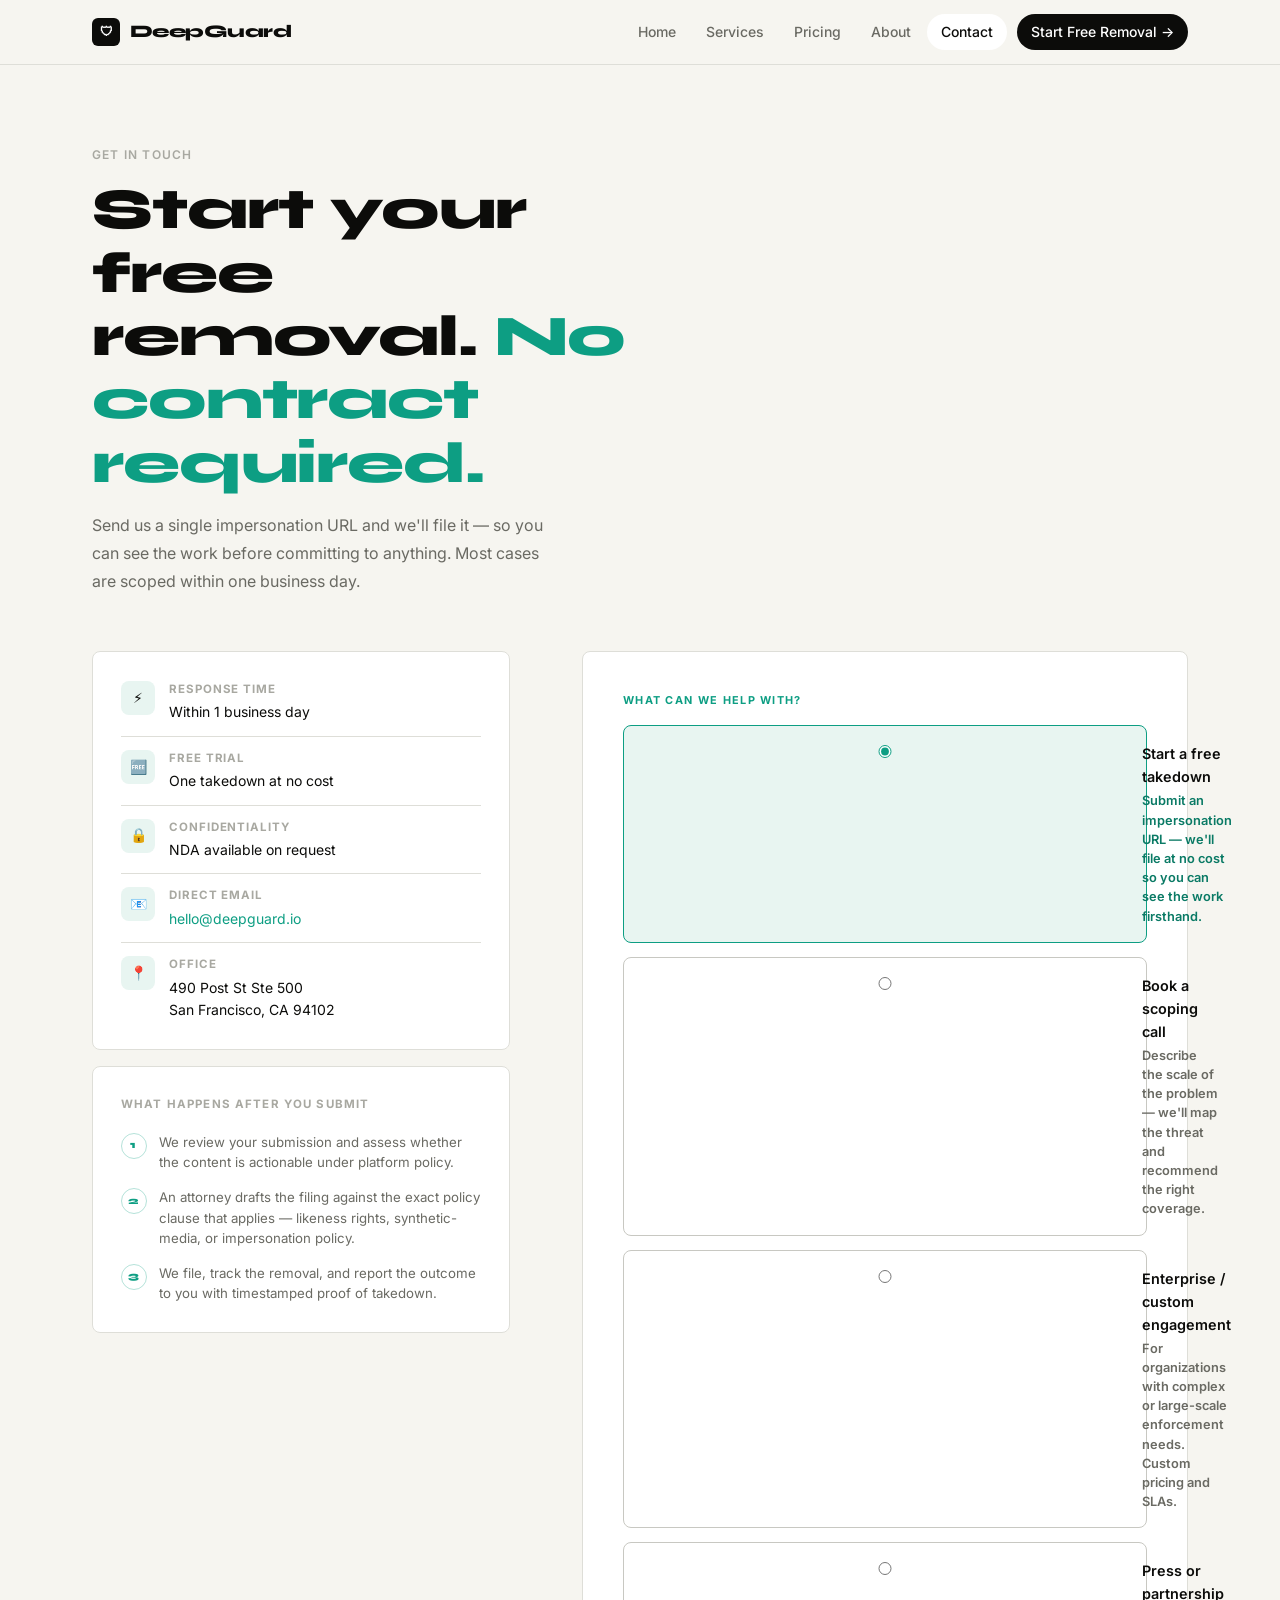
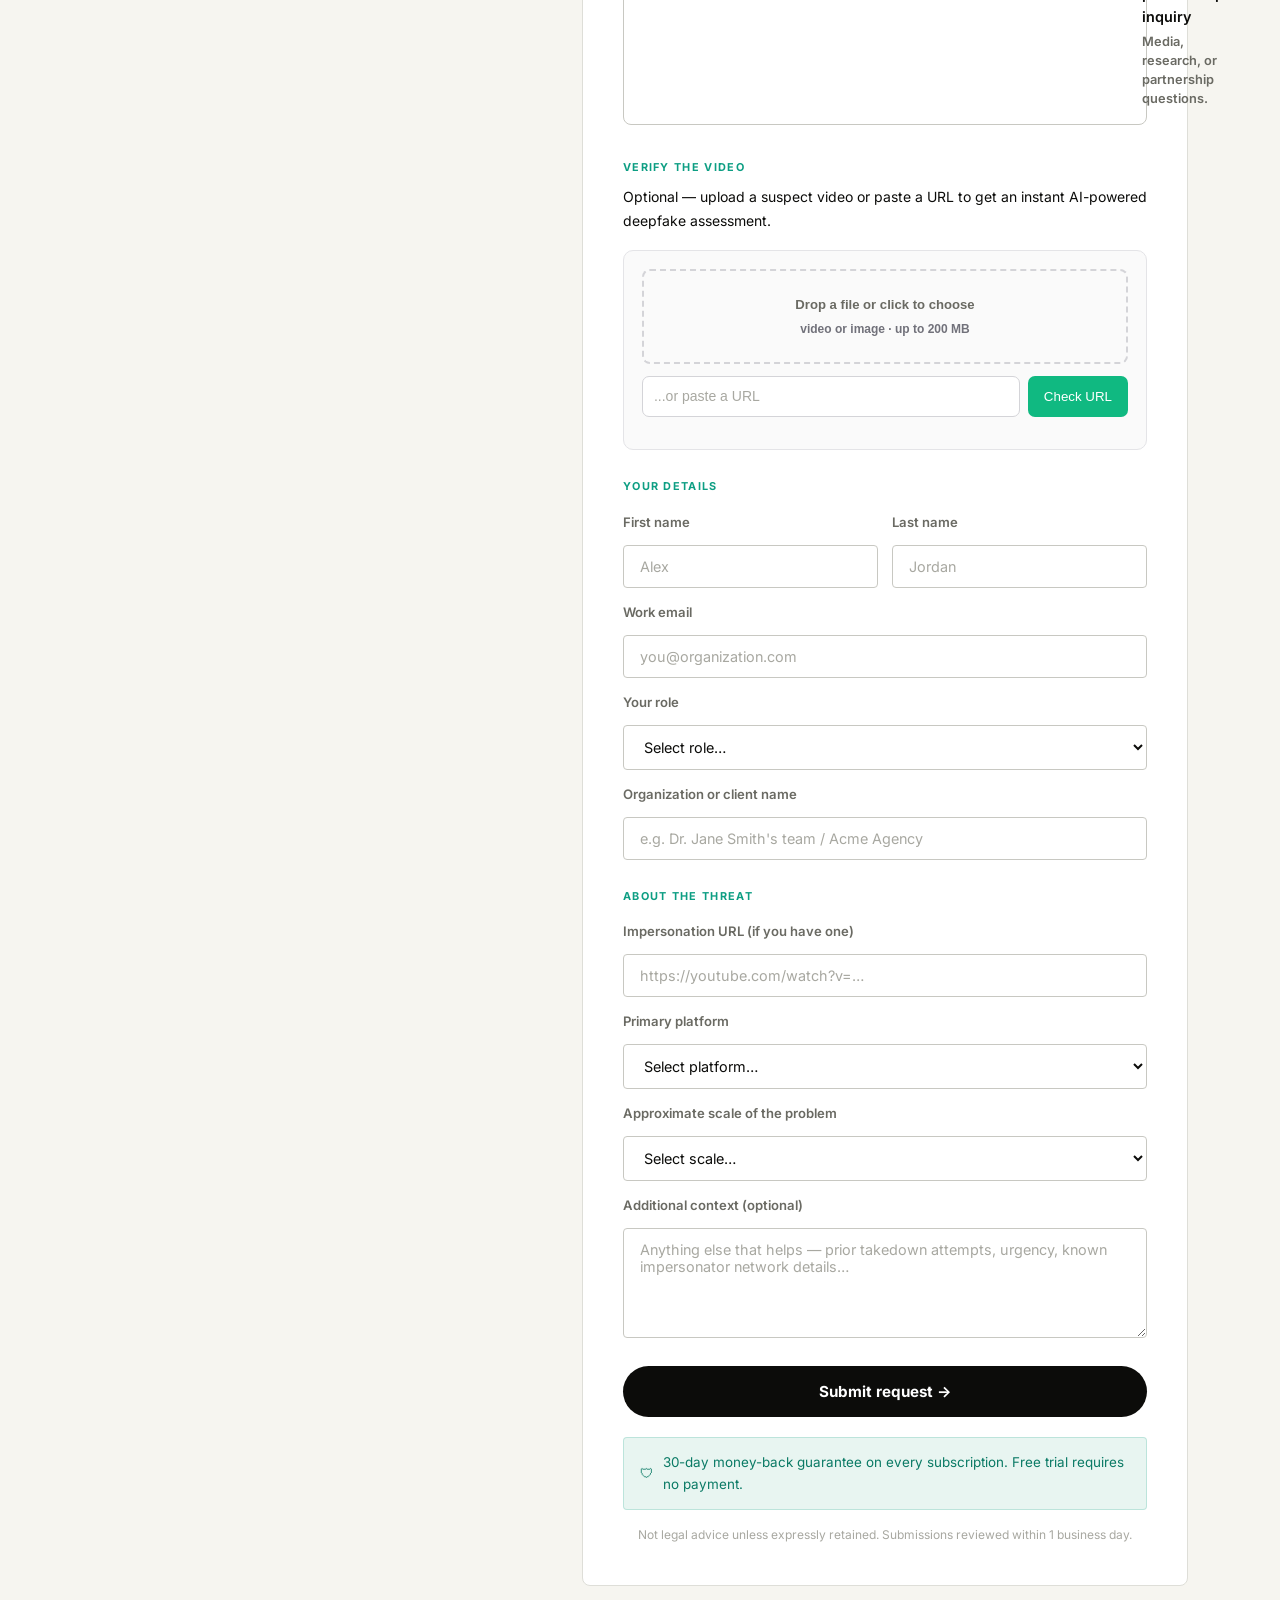
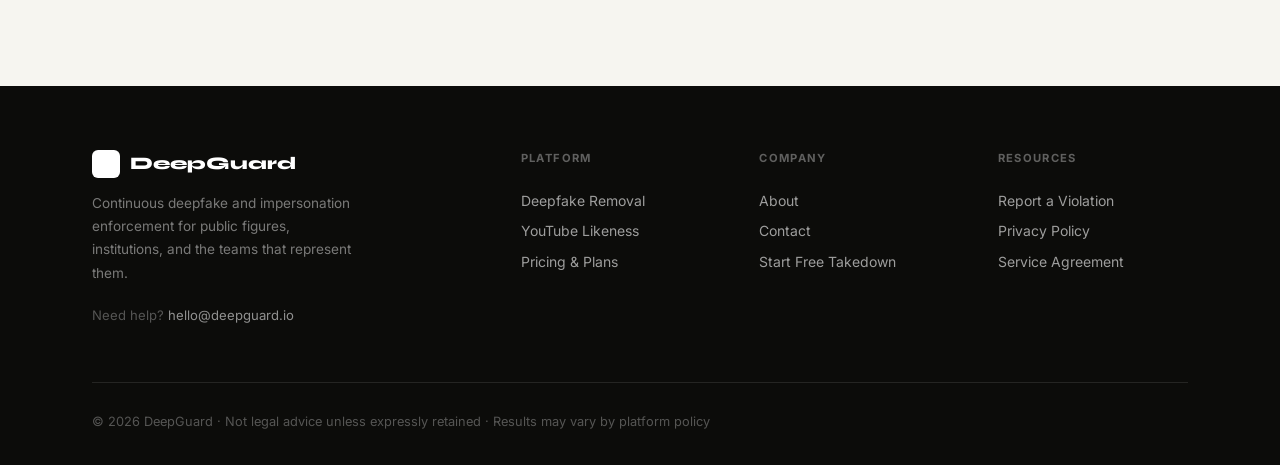
<file: contact.html>
<!DOCTYPE html>
<html lang="en">
<head>
<meta charset="UTF-8">
<meta name="viewport" content="width=device-width, initial-scale=1.0">
<title>Contact — DeepGuard</title>
<meta name="description" content="Start a free takedown, book a scoping call, or reach our team directly. No contract, no credit card required to begin.">
<link rel="stylesheet" href="styles.css">
<style>
.page-hero { padding: 80px 0 56px; }
.contact-layout { display: grid; grid-template-columns: 1fr 1.45fr; gap: 72px; align-items: start; }
.sidebar-sticky { position: sticky; top: 88px; }
.info-card { background: var(--white); border: 1px solid var(--border); border-radius: var(--radius-lg); padding: 28px; margin-bottom: 16px; }
.info-row { display: flex; gap: 14px; align-items: flex-start; padding: 12px 0; border-bottom: 1px solid var(--border); }
.info-row:last-child { border-bottom: none; padding-bottom: 0; }
.info-row:first-child { padding-top: 0; }
.info-icon { width: 34px; height: 34px; border-radius: 8px; background: var(--teal-l); display: flex; align-items: center; justify-content: center; font-size: 14px; flex-shrink: 0; margin-top: 1px; }
.info-label { font-size: 0.72rem; font-weight: 700; letter-spacing: 0.08em; text-transform: uppercase; color: var(--ink3); margin-bottom: 3px; }
.info-val { font-size: 0.875rem; color: var(--ink); }

.intent-group { display: flex; flex-direction: column; gap: 8px; margin-bottom: 28px; }
.intent-opt { display: flex; align-items: flex-start; gap: 14px; padding: 16px 18px; border: 1px solid var(--border-d); border-radius: var(--radius-lg); cursor: pointer; transition: all 0.18s; }
.intent-opt:hover { border-color: var(--teal); background: var(--teal-l); }
.intent-opt.sel { border-color: var(--teal); background: var(--teal-l); }
.intent-opt input { margin-top: 3px; accent-color: var(--teal); flex-shrink: 0; }
.intent-opt .opt-title { font-size: 0.9rem; font-weight: 600; margin-bottom: 3px; color: var(--ink); }
.intent-opt .opt-desc { font-size: 0.8rem; color: var(--ink2); line-height: 1.5; }
.intent-opt.sel .opt-desc { color: var(--teal-d); }

.form-card { background: var(--white); border: 1px solid var(--border); border-radius: var(--radius-lg); padding: 40px; }
.form-section { font-size: 0.68rem; font-weight: 700; letter-spacing: 0.12em; text-transform: uppercase; color: var(--teal); margin: 28px 0 16px; display: block; }
.form-section:first-child { margin-top: 0; }
.form-row-2 { display: grid; grid-template-columns: 1fr 1fr; gap: 14px; }
.guarantee-row { display: flex; gap: 10px; align-items: center; padding: 14px 16px; background: var(--teal-l); border: 1px solid rgba(13,158,131,0.2); border-radius: var(--radius); margin-top: 20px; font-size: 0.84rem; color: var(--teal-d); }

.process-mini { display: flex; flex-direction: column; gap: 14px; }
.pmini-item { display: flex; gap: 12px; align-items: flex-start; }
.pmini-num { font-family: 'Syne', sans-serif; font-size: 0.65rem; font-weight: 800; letter-spacing: 0.1em; color: var(--teal); border: 1.5px solid rgba(13,158,131,0.3); width: 26px; height: 26px; border-radius: 50%; display: flex; align-items: center; justify-content: center; flex-shrink: 0; margin-top: 1px; }
.pmini-text { font-size: 0.83rem; color: var(--ink2); line-height: 1.55; }

.success-state { display: none; text-align: center; padding: 56px 32px; }
.success-state .s-icon { font-size: 3rem; margin-bottom: 20px; }
.success-state h3 { margin-bottom: 10px; }
.success-state p { font-size: 0.9rem; max-width: 320px; margin: 0 auto; }

@media(max-width:880px) { .contact-layout { grid-template-columns: 1fr; } .sidebar-sticky { position: static; } }
@media(max-width:520px) { .form-card { padding: 28px 22px; } .form-row-2 { grid-template-columns: 1fr; } }
</style>
</head>
<body>

<nav>
  <div class="container nav-inner">
    <a href="index.html" class="nav-logo"><div class="nav-logo-mark">🛡</div>DeepGuard</a>
    <div class="nav-links">
      <a href="index.html">Home</a>
      <a href="services.html">Services</a>
      <a href="pricing.html">Pricing</a>
      <a href="about.html">About</a>
      <a href="contact.html" class="active">Contact</a>
      <a href="contact.html?intent=takedown" class="nav-cta">Start Free Removal →</a>
    </div>
    <div class="hamburger" id="hamburger"><span></span><span></span><span></span></div>
  </div>
  <div class="mobile-menu" id="mobileMenu">
    <a href="index.html">Home</a><a href="services.html">Services</a><a href="pricing.html">Pricing</a><a href="about.html">About</a><a href="contact.html">Contact</a>
    <a href="contact.html?intent=takedown" style="color:var(--teal);font-weight:700;">→ Start Free Removal</a>
  </div>
</nav>

<!-- HERO -->
<section class="page-hero">
  <div class="container">
    <div style="max-width:560px;">
      <span class="eyebrow">Get in touch</span>
      <h1 style="font-size:clamp(2.2rem,4.5vw,3.6rem);margin-top:10px;">Start your free removal. <span class="teal">No contract required.</span></h1>
      <p style="margin-top:16px;font-size:1rem;line-height:1.75;max-width:460px;">Send us a single impersonation URL and we'll file it — so you can see the work before committing to anything. Most cases are scoped within one business day.</p>
    </div>
  </div>
</section>

<!-- CONTACT LAYOUT -->
<section style="padding-top:0;padding-bottom:100px;">
  <div class="container">
    <div class="contact-layout">

      <!-- SIDEBAR -->
      <div class="sidebar-sticky">
        <div class="info-card">
          <div class="info-row">
            <div class="info-icon">⚡</div>
            <div><div class="info-label">Response time</div><div class="info-val">Within 1 business day</div></div>
          </div>
          <div class="info-row">
            <div class="info-icon">🆓</div>
            <div><div class="info-label">Free trial</div><div class="info-val">One takedown at no cost</div></div>
          </div>
          <div class="info-row">
            <div class="info-icon">🔒</div>
            <div><div class="info-label">Confidentiality</div><div class="info-val">NDA available on request</div></div>
          </div>
          <div class="info-row">
            <div class="info-icon">📧</div>
            <div><div class="info-label">Direct email</div><div class="info-val"><a href="mailto:hello@deepguard.io" style="color:var(--teal);">hello@deepguard.io</a></div></div>
          </div>
          <div class="info-row">
            <div class="info-icon">📍</div>
            <div><div class="info-label">Office</div><div class="info-val">490 Post St Ste 500<br>San Francisco, CA 94102</div></div>
          </div>
        </div>

        <div class="info-card">
          <div style="font-size:0.72rem;font-weight:700;letter-spacing:0.1em;text-transform:uppercase;color:var(--ink3);margin-bottom:18px;">What happens after you submit</div>
          <div class="process-mini">
            <div class="pmini-item">
              <div class="pmini-num">1</div>
              <div class="pmini-text">We review your submission and assess whether the content is actionable under platform policy.</div>
            </div>
            <div class="pmini-item">
              <div class="pmini-num">2</div>
              <div class="pmini-text">An attorney drafts the filing against the exact policy clause that applies — likeness rights, synthetic-media, or impersonation policy.</div>
            </div>
            <div class="pmini-item">
              <div class="pmini-num">3</div>
              <div class="pmini-text">We file, track the removal, and report the outcome to you with timestamped proof of takedown.</div>
            </div>
          </div>
        </div>
      </div>

      <!-- FORM -->
      <div>
        <div class="form-card">
          <div id="formInner">

            <span class="form-section">What can we help with?</span>
            <div class="intent-group" id="intentGroup">
              <label class="intent-opt sel">
                <input type="radio" name="intent" value="takedown" checked>
                <div>
                  <div class="opt-title">Start a free takedown</div>
                  <div class="opt-desc">Submit an impersonation URL — we'll file at no cost so you can see the work firsthand.</div>
                </div>
              </label>
              <label class="intent-opt">
                <input type="radio" name="intent" value="scope">
                <div>
                  <div class="opt-title">Book a scoping call</div>
                  <div class="opt-desc">Describe the scale of the problem — we'll map the threat and recommend the right coverage.</div>
                </div>
              </label>
              <label class="intent-opt">
                <input type="radio" name="intent" value="enterprise">
                <div>
                  <div class="opt-title">Enterprise / custom engagement</div>
                  <div class="opt-desc">For organizations with complex or large-scale enforcement needs. Custom pricing and SLAs.</div>
                </div>
              </label>
              <label class="intent-opt">
                <input type="radio" name="intent" value="press">
                <div>
                  <div class="opt-title">Press or partnership inquiry</div>
                  <div class="opt-desc">Media, research, or partnership questions.</div>
                </div>
              </label>
            </div>

            <span class="form-section">Verify the video</span>
            <p style="color:var(--text-muted);font-size:0.875rem;margin:-8px 0 16px;">Optional — upload a suspect video or paste a URL to get an instant AI-powered deepfake assessment.</p>
            <div id="dfcheck-mount"></div>

            <span class="form-section">Your details</span>
            <div style="display:flex;flex-direction:column;gap:14px;">
              <div class="form-row-2">
                <div class="form-group">
                  <label for="firstName">First name</label>
                  <input type="text" id="firstName" placeholder="Alex" required>
                </div>
                <div class="form-group">
                  <label for="lastName">Last name</label>
                  <input type="text" id="lastName" placeholder="Jordan" required>
                </div>
              </div>
              <div class="form-group">
                <label for="email">Work email</label>
                <input type="email" id="email" placeholder="you@organization.com" required>
              </div>
              <div class="form-group">
                <label for="role">Your role</label>
                <select id="role">
                  <option value="">Select role…</option>
                  <option>General Counsel / Legal</option>
                  <option>Chief of Staff</option>
                  <option>Communications / PR</option>
                  <option>The public figure themselves</option>
                  <option>Estate / Foundation representative</option>
                  <option>Social media / Platform manager</option>
                  <option>Other</option>
                </select>
              </div>
              <div class="form-group">
                <label for="organization">Organization or client name</label>
                <input type="text" id="organization" placeholder="e.g. Dr. Jane Smith's team / Acme Agency">
              </div>
            </div>

            <span class="form-section">About the threat</span>
            <div style="display:flex;flex-direction:column;gap:14px;">
              <div class="form-group">
                <label for="url">Impersonation URL (if you have one)</label>
                <input type="url" id="url" placeholder="https://youtube.com/watch?v=…">
              </div>
              <div class="form-group">
                <label for="platform">Primary platform</label>
                <select id="platform">
                  <option value="">Select platform…</option>
                  <option>YouTube</option>
                  <option>TikTok</option>
                  <option>Meta (Facebook / Instagram)</option>
                  <option>X (Twitter)</option>
                  <option>Multiple platforms</option>
                  <option>Other / Unsure</option>
                </select>
              </div>
              <div class="form-group">
                <label for="scale">Approximate scale of the problem</label>
                <select id="scale">
                  <option value="">Select scale…</option>
                  <option>1–10 videos</option>
                  <option>10–100 videos</option>
                  <option>100–1,000 videos</option>
                  <option>1,000+ videos</option>
                  <option>Unsure</option>
                </select>
              </div>
              <div class="form-group">
                <label for="message">Additional context (optional)</label>
                <textarea id="message" placeholder="Anything else that helps — prior takedown attempts, urgency, known impersonator network details…"></textarea>
              </div>
            </div>

            <button onclick="handleSubmit(event)" style="width:100%;margin-top:28px;display:flex;align-items:center;justify-content:center;gap:8px;padding:16px 24px;background:var(--ink);color:white;border:none;border-radius:99px;font-family:'Inter',sans-serif;font-size:0.95rem;font-weight:700;cursor:pointer;transition:opacity 0.18s;" id="submitBtn" onmouseover="this.style.opacity='.8'" onmouseout="this.style.opacity='1'">Submit request →</button>

            <div class="guarantee-row">
              <span>🛡</span>
              <span>30-day money-back guarantee on every subscription. Free trial requires no payment.</span>
            </div>
            <p style="font-size:0.75rem;color:var(--ink3);margin-top:14px;text-align:center;">Not legal advice unless expressly retained. Submissions reviewed within 1 business day.</p>
          </div>

          <div class="success-state" id="successState">
            <div class="s-icon">✅</div>
            <h3>Request received.</h3>
            <p style="color:var(--ink2);margin-top:8px;">We'll review your submission and reach out within one business day. If you submitted a URL, we'll begin assessing it for actionability immediately.</p>
            <div style="margin-top:28px;">
              <a href="index.html" class="btn btn-ghost btn-sm">← Back to home</a>
            </div>
          </div>
        </div>
      </div>

    </div>
  </div>
</section>

<footer>
  <div class="container">
    <div class="footer-grid">
      <div class="footer-brand">
        <div class="footer-logo"><div class="footer-logo-mark">🛡</div>DeepGuard</div>
        <p>Continuous deepfake and impersonation enforcement for public figures, institutions, and the teams that represent them.</p>
        <div style="margin-top:20px;font-size:0.82rem;color:rgba(255,255,255,0.3);">Need help? <a href="mailto:hello@deepguard.io" style="color:rgba(255,255,255,0.55);">hello@deepguard.io</a></div>
      </div>
      <div class="footer-col"><h5>Platform</h5><a href="services.html">Deepfake Removal</a><a href="services.html#youtube">YouTube Likeness</a><a href="pricing.html">Pricing &amp; Plans</a></div>
      <div class="footer-col"><h5>Company</h5><a href="about.html">About</a><a href="contact.html">Contact</a><a href="contact.html?intent=takedown">Start Free Takedown</a></div>
      <div class="footer-col"><h5>Resources</h5><a href="contact.html?intent=takedown">Report a Violation</a><a href="#">Privacy Policy</a><a href="#">Service Agreement</a></div>
    </div>
    <div class="footer-bottom"><p>© 2026 DeepGuard · Not legal advice unless expressly retained · Results may vary by platform policy</p></div>
  </div>
</footer>

<script src="script.js"></script>

<!-- ============ Deepfake-check widget ============ -->
<script>
  // Local dev: detection API running on your laptop.
  // After Fly.io deploy, change this to https://api.yoursite.com and set DFCHECK_KEY.
  window.DFCHECK_API = "http://localhost:8000";
  window.DFCHECK_KEY = "";
</script>
<script>
(() => {
  const mount = document.getElementById("dfcheck-mount");
  if (!mount) return;
  const css = `
    .dfc { font: 14px/1.5 -apple-system, BlinkMacSystemFont, 'Segoe UI', sans-serif; color: #1a1a1f; }
    .dfc * { box-sizing: border-box; }
    .dfc-card { background:#fafafa;border:1px solid #e4e4e7;border-radius:10px;padding:18px;margin-bottom:28px;}
    .dfc-drop { border:2px dashed #d4d4d8;border-radius:8px;padding:24px 16px;text-align:center;cursor:pointer;transition:.15s;}
    .dfc-drop:hover,.dfc-drop.over { border-color:#10b981;background:#ecfdf5;}
    .dfc-drop input { display:none;}
    .dfc-row { display:flex;gap:8px;margin-top:12px;}
    .dfc-row input[type=text] { flex:1;border:1px solid #d4d4d8;padding:9px 11px;border-radius:7px;font:inherit;}
    .dfc-btn { background:#10b981;color:#fff;border:none;padding:9px 16px;border-radius:7px;font:600 14px/1 inherit;cursor:pointer;}
    .dfc-btn:hover { filter:brightness(1.05);}
    .dfc-status { margin-top:12px;color:#71717a;font-size:13px;}
    .dfc-result { margin-top:14px;}
    .dfc-verdict { display:inline-block;padding:3px 10px;border-radius:5px;font-weight:600;font-size:12px;text-transform:uppercase;letter-spacing:.03em;}
    .dfc-v-fake { background:#fee2e2;color:#b91c1c;}
    .dfc-v-real { background:#dcfce7;color:#166534;}
    .dfc-v-uncertain { background:#fef3c7;color:#92400e;}
    .dfc-num { font-size:28px;font-weight:600;margin-top:6px;}
    .dfc-meter { height:7px;background:#f4f4f5;border-radius:4px;overflow:hidden;margin:10px 0 8px;}
    .dfc-meter > div { height:100%;transition:width .4s;}
    .dfc-kvs { display:grid;grid-template-columns:130px 1fr;gap:4px 16px;margin-top:12px;font-size:13px;}
    .dfc-kvs dt { color:#71717a;}
    .dfc-kvs dd { margin:0;font-variant-numeric:tabular-nums;}
  `;
  const s = document.createElement("style"); s.textContent = css; document.head.appendChild(s);
  mount.innerHTML = `
    <div class="dfc"><div class="dfc-card">
      <label class="dfc-drop" id="dfc-drop">
        <input type="file" id="dfc-file" accept="video/*,image/*" />
        <div><b>Drop a file</b> or click to choose</div>
        <div style="color:#71717a;font-size:12px;margin-top:6px">video or image · up to 200 MB</div>
      </label>
      <div class="dfc-row">
        <input type="text" id="dfc-url" placeholder="...or paste a URL" />
        <button type="button" class="dfc-btn" id="dfc-urlbtn">Check URL</button>
      </div>
      <div class="dfc-status" id="dfc-status"></div>
      <div class="dfc-result" id="dfc-result"></div>
    </div></div>
  `;
  const $ = id => mount.querySelector("#" + id);
  const headers = (extra={}) => window.DFCHECK_KEY ? {...extra, "X-Api-Key": window.DFCHECK_KEY} : extra;
  const status = t => $("dfc-status").textContent = t;
  const fmt = p => (p*100).toFixed(1) + "%";
  const color = p => p >= .7 ? "#dc2626" : p <= .3 ? "#10b981" : "#f59e0b";
  function render(r) {
    status("");
    const isVideo = "mean_face_fake_prob" in r;
    const p = isVideo ? r.mean_face_fake_prob : r.fake_probability;
    const v = isVideo ? r.overall_verdict : r.verdict;
    $("dfc-result").innerHTML = `
      <div style="display:flex;justify-content:space-between;align-items:center">
        <span class="dfc-verdict dfc-v-${v}">${v}</span>
        <span style="color:#71717a;font-size:12px">deepfake probability</span>
      </div>
      <div class="dfc-num" style="color:${color(p)}">${fmt(p)}</div>
      <div class="dfc-meter"><div style="width:${p*100}%;background:${color(p)}"></div></div>
      <dl class="dfc-kvs">
        ${isVideo ? `
          <dt>Frames analyzed</dt><dd>${r.frames_analyzed}</dd>
          <dt>Flagged as fake</dt><dd>${fmt(r.fake_frame_ratio)}</dd>
        ` : `<dt>Confidence</dt><dd>${fmt(r.confidence)}</dd>`}
      </dl>
    `;
  }
  async function poll(id) {
    for (let i = 0; i < 120; i++) {
      await new Promise(r => setTimeout(r, 1500));
      const r = await fetch(`${window.DFCHECK_API}/api/jobs/${id}`, {headers: headers()});
      const j = await r.json();
      status("Status: " + j.status + "…");
      if (j.status === "done") return render(j.result);
      if (j.status === "error") return status("Error: " + j.error);
    }
    status("Timed out.");
  }
  async function upload(file) {
    status("Uploading…"); $("dfc-result").innerHTML = "";
    const fd = new FormData(); fd.append("file", file);
    const r = await fetch(`${window.DFCHECK_API}/api/analyze`, {method:"POST", body: fd, headers: headers()});
    if (!r.ok) return status("Upload failed.");
    poll((await r.json()).job_id);
  }
  async function fromUrl() {
    const url = $("dfc-url").value.trim(); if (!url) return;
    status("Queued — downloading…"); $("dfc-result").innerHTML = "";
    const r = await fetch(`${window.DFCHECK_API}/api/analyze-url`, {
      method:"POST", headers: headers({"Content-Type":"application/json"}),
      body: JSON.stringify({url})
    });
    if (!r.ok) return status("Request failed.");
    poll((await r.json()).job_id);
  }
  const drop = $("dfc-drop"), fi = $("dfc-file");
  fi.onchange = e => e.target.files[0] && upload(e.target.files[0]);
  ["dragenter","dragover"].forEach(ev => drop.addEventListener(ev, e => {e.preventDefault(); drop.classList.add("over");}));
  ["dragleave","drop"].forEach(ev => drop.addEventListener(ev, e => {e.preventDefault(); drop.classList.remove("over");}));
  drop.addEventListener("drop", e => { const f = e.dataTransfer.files[0]; if (f) upload(f); });
  $("dfc-urlbtn").onclick = fromUrl;
  $("dfc-url").onkeydown = e => e.key === "Enter" && (e.preventDefault(), fromUrl());
})();
</script>
<!-- ============ End deepfake-check widget ============ -->

<script>
// Intent option highlighting
document.querySelectorAll('.intent-opt').forEach(function(opt) {
  opt.addEventListener('click', function() {
    document.querySelectorAll('.intent-opt').forEach(function(o) { o.classList.remove('sel'); });
    opt.classList.add('sel');
  });
});

// Pre-select from URL param
(function() {
  var params = new URLSearchParams(window.location.search);
  var intent = params.get('intent');
  if (!intent) return;
  var radio = document.querySelector('input[value="' + intent + '"]');
  if (!radio) radio = document.querySelector('input[value="takedown"]');
  document.querySelectorAll('.intent-opt').forEach(function(o) { o.classList.remove('sel'); });
  radio.closest('.intent-opt').classList.add('sel');
  radio.checked = true;
})();

function handleSubmit(e) {
  e.preventDefault();
  var btn = document.getElementById('submitBtn');
  btn.textContent = 'Submitting…';
  btn.disabled = true;
  btn.style.opacity = '0.6';
  setTimeout(function() {
    document.getElementById('formInner').style.display = 'none';
    document.getElementById('successState').style.display = 'block';
  }, 1200);
}
</script>
</body>
</html>
</file>
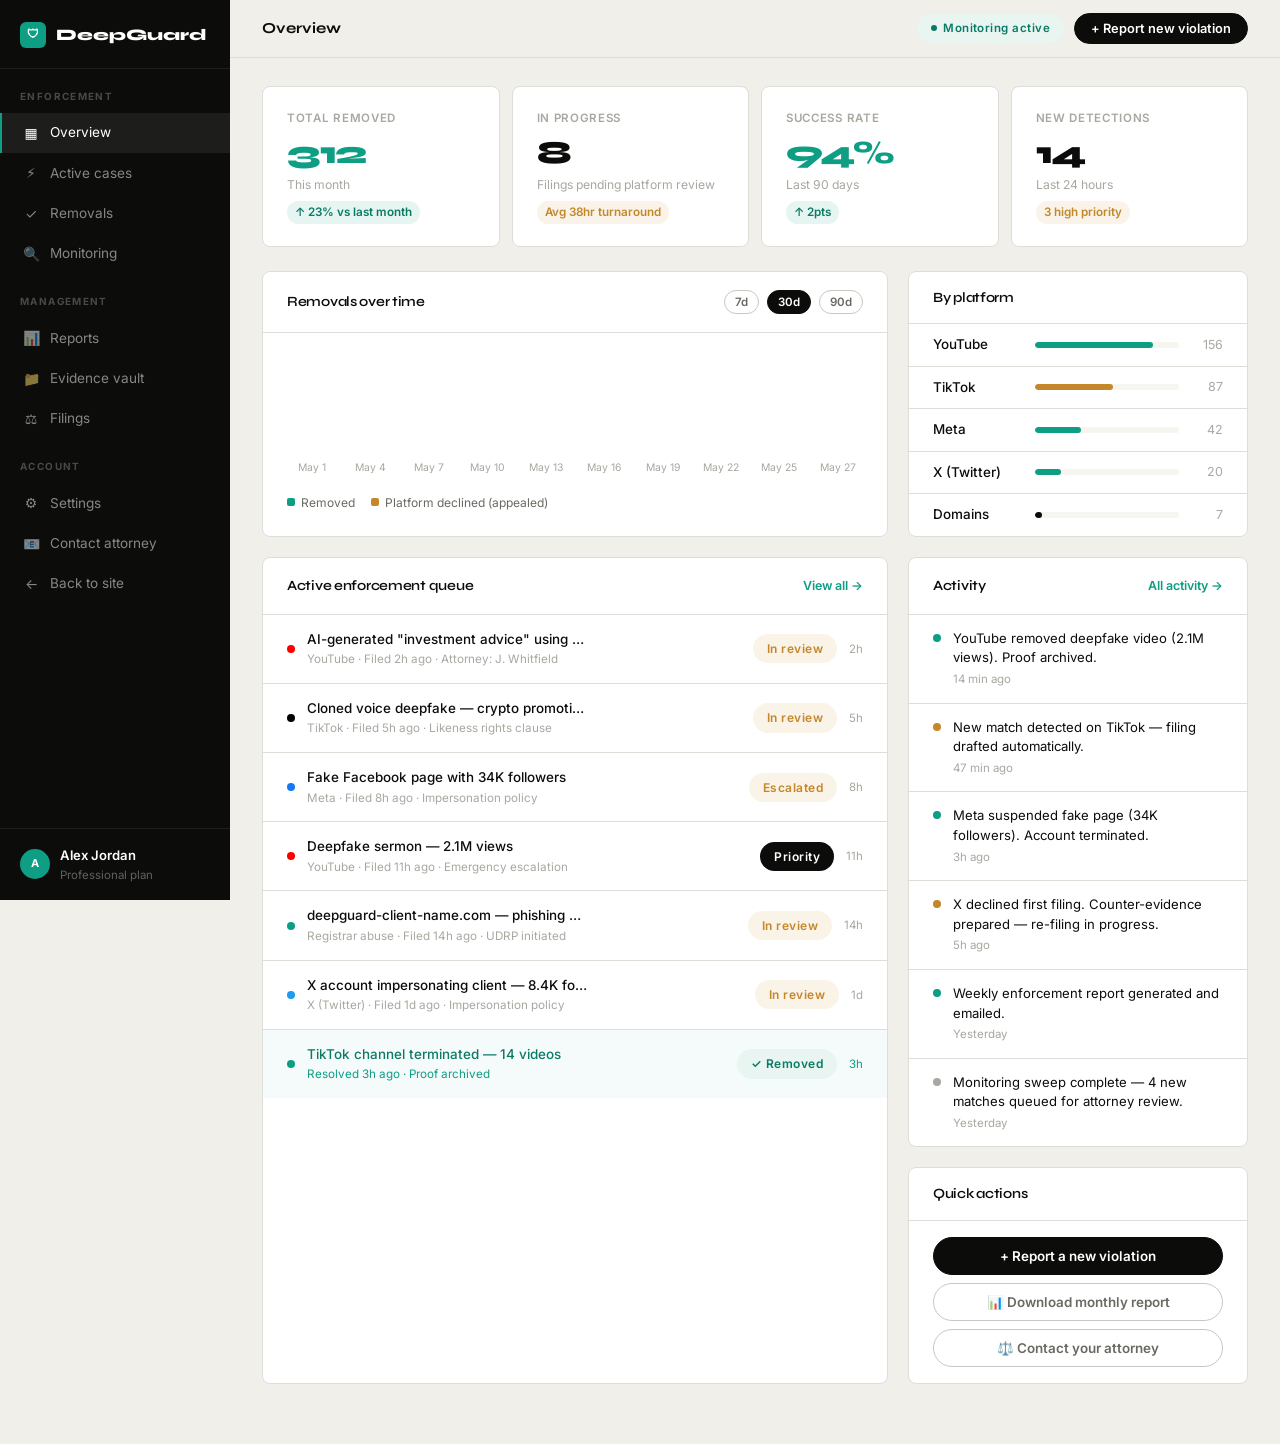
<file: dashboard.html>
<!DOCTYPE html>
<html lang="en">
<head>
<meta charset="UTF-8">
<meta name="viewport" content="width=device-width, initial-scale=1.0">
<title>Dashboard — DeepGuard</title>
<link rel="stylesheet" href="styles.css">
<style>
/* ── Dashboard chrome ── */
body { background: #F0EFE9; overflow-x: hidden; }
.dash-wrap { display: flex; min-height: 100vh; }

/* Sidebar */
.sidebar { width: 230px; flex-shrink: 0; background: var(--ink); display: flex; flex-direction: column; position: fixed; top: 0; left: 0; bottom: 0; z-index: 50; }
.sidebar-logo { display: flex; align-items: center; gap: 10px; padding: 22px 20px 20px; font-family: 'Syne', sans-serif; font-weight: 800; font-size: 1rem; color: white; border-bottom: 1px solid rgba(255,255,255,0.07); }
.sidebar-logo-mark { width: 26px; height: 26px; background: var(--teal); border-radius: 6px; display: flex; align-items: center; justify-content: center; font-size: 12px; }
.sidebar-section { font-size: 0.62rem; font-weight: 700; letter-spacing: 0.14em; text-transform: uppercase; color: rgba(255,255,255,0.25); padding: 20px 20px 8px; }
.sidebar-link { display: flex; align-items: center; gap: 10px; padding: 9px 20px; font-size: 0.85rem; color: rgba(255,255,255,0.5); border-radius: 0; cursor: pointer; transition: all 0.15s; text-decoration: none; border-left: 2px solid transparent; }
.sidebar-link:hover { color: white; background: rgba(255,255,255,0.05); }
.sidebar-link.active { color: white; background: rgba(255,255,255,0.07); border-left-color: var(--teal); }
.sidebar-link .icon { font-size: 14px; width: 18px; text-align: center; }
.sidebar-footer { margin-top: auto; padding: 16px 20px; border-top: 1px solid rgba(255,255,255,0.07); }
.sidebar-user { display: flex; align-items: center; gap: 10px; }
.sidebar-avatar { width: 30px; height: 30px; border-radius: 50%; background: var(--teal); display: flex; align-items: center; justify-content: center; font-size: 11px; font-weight: 700; color: white; flex-shrink: 0; }
.sidebar-user-name { font-size: 0.82rem; font-weight: 600; color: white; }
.sidebar-user-role { font-size: 0.72rem; color: rgba(255,255,255,0.35); }

/* Main area */
.dash-main { margin-left: 230px; flex: 1; }
.dash-topbar { background: rgba(240,239,233,0.92); backdrop-filter: blur(12px); border-bottom: 1px solid var(--border); padding: 0 32px; height: 58px; display: flex; align-items: center; justify-content: space-between; position: sticky; top: 0; z-index: 40; }
.topbar-title { font-family: 'Syne', sans-serif; font-weight: 700; font-size: 0.95rem; }
.topbar-actions { display: flex; align-items: center; gap: 10px; }
.topbar-btn { padding: 7px 16px; border-radius: 99px; font-size: 0.8rem; font-weight: 600; cursor: pointer; border: 1px solid var(--border-d); background: transparent; color: var(--ink2); transition: all 0.15s; font-family: 'Inter', sans-serif; }
.topbar-btn:hover { border-color: var(--ink); color: var(--ink); }
.topbar-btn.primary { background: var(--ink); color: white; border-color: var(--ink); }
.topbar-btn.primary:hover { opacity: 0.82; }

.dash-content { padding: 28px 32px 60px; }

/* Stat cards */
.stat-cards { display: grid; grid-template-columns: repeat(4, 1fr); gap: 12px; margin-bottom: 24px; }
.scard { background: var(--white); border: 1px solid var(--border); border-radius: var(--radius-lg); padding: 22px 24px; }
.scard-label { font-size: 0.72rem; font-weight: 600; letter-spacing: 0.06em; text-transform: uppercase; color: var(--ink3); margin-bottom: 10px; }
.scard-num { font-family: 'Syne', sans-serif; font-size: 2rem; font-weight: 800; letter-spacing: -0.04em; color: var(--ink); line-height: 1; }
.scard-num.teal { color: var(--teal); }
.scard-sub { font-size: 0.76rem; color: var(--ink3); margin-top: 6px; }
.scard-trend { display: inline-flex; align-items: center; gap: 4px; font-size: 0.73rem; font-weight: 600; padding: 2px 8px; border-radius: 99px; margin-top: 6px; }
.trend-up { background: rgba(13,158,131,0.1); color: var(--teal-d); }
.trend-warn { background: rgba(196,135,42,0.1); color: var(--amber); }

/* Main grid */
.dash-grid { display: grid; grid-template-columns: 1fr 340px; gap: 20px; }

/* Panel */
.panel { background: var(--white); border: 1px solid var(--border); border-radius: var(--radius-lg); }
.panel-head { display: flex; align-items: center; justify-content: space-between; padding: 18px 24px; border-bottom: 1px solid var(--border); }
.panel-head h4 { font-size: 0.88rem; }
.panel-head .view-all { font-size: 0.78rem; color: var(--teal); font-weight: 600; cursor: pointer; }
.panel-body { padding: 0; }

/* Queue table */
.queue-row { display: flex; align-items: center; gap: 12px; padding: 14px 24px; border-bottom: 1px solid var(--border); transition: background 0.15s; cursor: pointer; }
.queue-row:last-child { border-bottom: none; }
.queue-row:hover { background: var(--bg); }
.queue-platform { width: 8px; height: 8px; border-radius: 50%; flex-shrink: 0; }
.queue-platform.yt { background: #FF0000; }
.queue-platform.tt { background: #000; }
.queue-platform.fb { background: #1877F2; }
.queue-platform.tw { background: #1D9BF0; }
.queue-platform.dm { background: var(--teal); }
.queue-title { font-size: 0.84rem; font-weight: 500; color: var(--ink); flex: 1; white-space: nowrap; overflow: hidden; text-overflow: ellipsis; max-width: 280px; }
.queue-sub { font-size: 0.73rem; color: var(--ink3); }
.queue-time { font-size: 0.72rem; color: var(--ink3); white-space: nowrap; }

/* Activity feed */
.activity-item { display: flex; gap: 12px; align-items: flex-start; padding: 14px 24px; border-bottom: 1px solid var(--border); }
.activity-item:last-child { border-bottom: none; }
.activity-dot { width: 8px; height: 8px; border-radius: 50%; flex-shrink: 0; margin-top: 5px; }
.activity-dot.green { background: var(--teal); }
.activity-dot.amber { background: var(--amber); }
.activity-dot.gray { background: var(--ink3); }
.activity-body { flex: 1; }
.activity-msg { font-size: 0.82rem; color: var(--ink); line-height: 1.5; }
.activity-time { font-size: 0.72rem; color: var(--ink3); margin-top: 2px; }

/* Chart placeholder */
.chart-area { padding: 24px; }
.chart-bars { display: flex; align-items: flex-end; gap: 8px; height: 120px; }
.cbar-wrap { display: flex; flex-direction: column; align-items: center; gap: 6px; flex: 1; }
.cbar { width: 100%; background: var(--teal); border-radius: 3px 3px 0 0; opacity: 0.8; transition: opacity 0.15s; cursor: pointer; }
.cbar:hover { opacity: 1; }
.cbar.amber { background: var(--amber); }
.cbar-label { font-size: 0.65rem; color: var(--ink3); }
.chart-legend { display: flex; gap: 16px; margin-top: 16px; }
.legend-item { display: flex; align-items: center; gap: 6px; font-size: 0.75rem; color: var(--ink2); }
.legend-dot { width: 8px; height: 8px; border-radius: 2px; }

/* Platform breakdown */
.platform-row { display: flex; align-items: center; gap: 12px; padding: 10px 24px; border-bottom: 1px solid var(--border); }
.platform-row:last-child { border-bottom: none; }
.platform-name { font-size: 0.84rem; font-weight: 500; color: var(--ink); min-width: 90px; }
.platform-bar-track { flex: 1; height: 6px; background: var(--bg); border-radius: 99px; overflow: hidden; }
.platform-bar-fill { height: 100%; border-radius: 99px; background: var(--teal); }
.platform-count { font-size: 0.78rem; color: var(--ink3); min-width: 32px; text-align: right; }

/* Empty state */
.dash-mobile-warn { display: none; background: var(--amber-l); border: 1px solid rgba(196,135,42,0.2); border-radius: var(--radius); padding: 12px 16px; font-size: 0.82rem; color: var(--amber); margin-bottom: 20px; }

@media(max-width:1100px) { .stat-cards { grid-template-columns: 1fr 1fr; } }
@media(max-width:900px) { .dash-grid { grid-template-columns: 1fr; } }
@media(max-width:700px) {
  .sidebar { width: 0; overflow: hidden; }
  .dash-main { margin-left: 0; }
  .dash-content { padding: 20px 16px 40px; }
  .stat-cards { grid-template-columns: 1fr 1fr; }
  .dash-mobile-warn { display: block; }
}
@media(max-width:440px) { .stat-cards { grid-template-columns: 1fr; } }
</style>
</head>
<body>

<div class="dash-wrap">

  <!-- SIDEBAR -->
  <aside class="sidebar">
    <div class="sidebar-logo">
      <div class="sidebar-logo-mark">🛡</div>
      DeepGuard
    </div>

    <div class="sidebar-section">Enforcement</div>
    <a class="sidebar-link active"><span class="icon">▦</span> Overview</a>
    <a class="sidebar-link"><span class="icon">⚡</span> Active cases</a>
    <a class="sidebar-link"><span class="icon">✓</span> Removals</a>
    <a class="sidebar-link"><span class="icon">🔍</span> Monitoring</a>

    <div class="sidebar-section">Management</div>
    <a class="sidebar-link"><span class="icon">📊</span> Reports</a>
    <a class="sidebar-link"><span class="icon">📁</span> Evidence vault</a>
    <a class="sidebar-link"><span class="icon">⚖️</span> Filings</a>

    <div class="sidebar-section">Account</div>
    <a class="sidebar-link"><span class="icon">⚙</span> Settings</a>
    <a class="sidebar-link" href="contact.html"><span class="icon">📧</span> Contact attorney</a>
    <a class="sidebar-link" href="index.html"><span class="icon">←</span> Back to site</a>

    <div class="sidebar-footer">
      <div class="sidebar-user">
        <div class="sidebar-avatar">A</div>
        <div>
          <div class="sidebar-user-name">Alex Jordan</div>
          <div class="sidebar-user-role">Professional plan</div>
        </div>
      </div>
    </div>
  </aside>

  <!-- MAIN -->
  <main class="dash-main">
    <div class="dash-topbar">
      <div class="topbar-title">Overview</div>
      <div class="topbar-actions">
        <span class="badge badge-teal badge-dot" style="font-size:0.72rem;">Monitoring active</span>
        <button class="topbar-btn primary" onclick="window.location='contact.html?intent=takedown'">+ Report new violation</button>
      </div>
    </div>

    <div class="dash-content">
      <div class="dash-mobile-warn">Tip: for the best dashboard experience, use a desktop browser.</div>

      <!-- STAT CARDS -->
      <div class="stat-cards">
        <div class="scard">
          <div class="scard-label">Total removed</div>
          <div class="scard-num teal" data-counter data-target="312" data-suffix="">0</div>
          <div class="scard-sub">This month</div>
          <div class="scard-trend trend-up">↑ 23% vs last month</div>
        </div>
        <div class="scard">
          <div class="scard-label">In progress</div>
          <div class="scard-num" data-counter data-target="8" data-suffix="">0</div>
          <div class="scard-sub">Filings pending platform review</div>
          <div class="scard-trend trend-warn">Avg 38hr turnaround</div>
        </div>
        <div class="scard">
          <div class="scard-label">Success rate</div>
          <div class="scard-num teal">94%</div>
          <div class="scard-sub">Last 90 days</div>
          <div class="scard-trend trend-up">↑ 2pts</div>
        </div>
        <div class="scard">
          <div class="scard-label">New detections</div>
          <div class="scard-num" data-counter data-target="14" data-suffix="">0</div>
          <div class="scard-sub">Last 24 hours</div>
          <div class="scard-trend trend-warn">3 high priority</div>
        </div>
      </div>

      <!-- CHART + SIDE -->
      <div style="display:grid;grid-template-columns:1fr 340px;gap:20px;margin-bottom:20px;" class="dash-grid-top">

        <!-- Removals chart -->
        <div class="panel">
          <div class="panel-head">
            <h4>Removals over time</h4>
            <div style="display:flex;gap:8px;">
              <button class="topbar-btn" style="padding:4px 10px;font-size:0.72rem;">7d</button>
              <button class="topbar-btn" style="padding:4px 10px;font-size:0.72rem;background:var(--ink);color:white;border-color:var(--ink);">30d</button>
              <button class="topbar-btn" style="padding:4px 10px;font-size:0.72rem;">90d</button>
            </div>
          </div>
          <div class="chart-area">
            <div class="chart-bars">
              <div class="cbar-wrap"><div class="cbar" style="height:55%;"></div><span class="cbar-label">May 1</span></div>
              <div class="cbar-wrap"><div class="cbar" style="height:40%;"></div><span class="cbar-label">May 4</span></div>
              <div class="cbar-wrap"><div class="cbar" style="height:72%;"></div><span class="cbar-label">May 7</span></div>
              <div class="cbar-wrap"><div class="cbar" style="height:60%;"></div><span class="cbar-label">May 10</span></div>
              <div class="cbar-wrap"><div class="cbar amber" style="height:30%;"></div><span class="cbar-label">May 13</span></div>
              <div class="cbar-wrap"><div class="cbar" style="height:85%;"></div><span class="cbar-label">May 16</span></div>
              <div class="cbar-wrap"><div class="cbar" style="height:78%;"></div><span class="cbar-label">May 19</span></div>
              <div class="cbar-wrap"><div class="cbar" style="height:65%;"></div><span class="cbar-label">May 22</span></div>
              <div class="cbar-wrap"><div class="cbar" style="height:90%;"></div><span class="cbar-label">May 25</span></div>
              <div class="cbar-wrap"><div class="cbar" style="height:100%;"></div><span class="cbar-label">May 27</span></div>
            </div>
            <div class="chart-legend">
              <div class="legend-item"><div class="legend-dot" style="background:var(--teal);"></div>Removed</div>
              <div class="legend-item"><div class="legend-dot" style="background:var(--amber);"></div>Platform declined (appealed)</div>
            </div>
          </div>
        </div>

        <!-- Platform breakdown -->
        <div class="panel">
          <div class="panel-head"><h4>By platform</h4></div>
          <div class="panel-body">
            <div class="platform-row">
              <div class="platform-name">YouTube</div>
              <div class="platform-bar-track"><div class="platform-bar-fill" style="width:82%"></div></div>
              <div class="platform-count">156</div>
            </div>
            <div class="platform-row">
              <div class="platform-name">TikTok</div>
              <div class="platform-bar-track"><div class="platform-bar-fill" style="width:54%;background:var(--amber);"></div></div>
              <div class="platform-count">87</div>
            </div>
            <div class="platform-row">
              <div class="platform-name">Meta</div>
              <div class="platform-bar-track"><div class="platform-bar-fill" style="width:32%"></div></div>
              <div class="platform-count">42</div>
            </div>
            <div class="platform-row">
              <div class="platform-name">X (Twitter)</div>
              <div class="platform-bar-track"><div class="platform-bar-fill" style="width:18%"></div></div>
              <div class="platform-count">20</div>
            </div>
            <div class="platform-row">
              <div class="platform-name">Domains</div>
              <div class="platform-bar-track"><div class="platform-bar-fill" style="width:5%;background:var(--ink);"></div></div>
              <div class="platform-count">7</div>
            </div>
          </div>
        </div>
      </div>

      <!-- QUEUE + ACTIVITY -->
      <div class="dash-grid">

        <!-- Active queue -->
        <div class="panel">
          <div class="panel-head">
            <h4>Active enforcement queue</h4>
            <span class="view-all">View all →</span>
          </div>
          <div class="panel-body">
            <div class="queue-row">
              <div class="queue-platform yt"></div>
              <div style="flex:1;min-width:0;">
                <div class="queue-title">AI-generated "investment advice" using client likeness</div>
                <div class="queue-sub">YouTube · Filed 2h ago · Attorney: J. Whitfield</div>
              </div>
              <span class="badge badge-amber">In review</span>
              <span class="queue-time">2h</span>
            </div>
            <div class="queue-row">
              <div class="queue-platform tt"></div>
              <div style="flex:1;min-width:0;">
                <div class="queue-title">Cloned voice deepfake — crypto promotion</div>
                <div class="queue-sub">TikTok · Filed 5h ago · Likeness rights clause</div>
              </div>
              <span class="badge badge-amber">In review</span>
              <span class="queue-time">5h</span>
            </div>
            <div class="queue-row">
              <div class="queue-platform fb"></div>
              <div style="flex:1;min-width:0;">
                <div class="queue-title">Fake Facebook page with 34K followers</div>
                <div class="queue-sub">Meta · Filed 8h ago · Impersonation policy</div>
              </div>
              <span class="badge badge-amber">Escalated</span>
              <span class="queue-time">8h</span>
            </div>
            <div class="queue-row">
              <div class="queue-platform yt"></div>
              <div style="flex:1;min-width:0;">
                <div class="queue-title">Deepfake sermon — 2.1M views</div>
                <div class="queue-sub">YouTube · Filed 11h ago · Emergency escalation</div>
              </div>
              <span class="badge badge-ink">Priority</span>
              <span class="queue-time">11h</span>
            </div>
            <div class="queue-row">
              <div class="queue-platform dm"></div>
              <div style="flex:1;min-width:0;">
                <div class="queue-title">deepguard-client-name.com — phishing domain</div>
                <div class="queue-sub">Registrar abuse · Filed 14h ago · UDRP initiated</div>
              </div>
              <span class="badge badge-amber">In review</span>
              <span class="queue-time">14h</span>
            </div>
            <div class="queue-row">
              <div class="queue-platform tw"></div>
              <div style="flex:1;min-width:0;">
                <div class="queue-title">X account impersonating client — 8.4K followers</div>
                <div class="queue-sub">X (Twitter) · Filed 1d ago · Impersonation policy</div>
              </div>
              <span class="badge badge-amber">In review</span>
              <span class="queue-time">1d</span>
            </div>
            <div class="queue-row" style="background:rgba(13,158,131,0.04);">
              <div class="queue-platform" style="background:var(--teal);"></div>
              <div style="flex:1;min-width:0;">
                <div class="queue-title" style="color:var(--teal-d);">TikTok channel terminated — 14 videos</div>
                <div class="queue-sub" style="color:var(--teal);">Resolved 3h ago · Proof archived</div>
              </div>
              <span class="badge badge-teal">✓ Removed</span>
              <span class="queue-time" style="color:var(--teal);">3h</span>
            </div>
          </div>
        </div>

        <!-- Activity feed -->
        <div style="display:flex;flex-direction:column;gap:20px;">
          <div class="panel">
            <div class="panel-head"><h4>Activity</h4><span class="view-all">All activity →</span></div>
            <div class="panel-body">
              <div class="activity-item">
                <div class="activity-dot green"></div>
                <div class="activity-body">
                  <div class="activity-msg">YouTube removed deepfake video (2.1M views). Proof archived.</div>
                  <div class="activity-time">14 min ago</div>
                </div>
              </div>
              <div class="activity-item">
                <div class="activity-dot amber"></div>
                <div class="activity-body">
                  <div class="activity-msg">New match detected on TikTok — filing drafted automatically.</div>
                  <div class="activity-time">47 min ago</div>
                </div>
              </div>
              <div class="activity-item">
                <div class="activity-dot green"></div>
                <div class="activity-body">
                  <div class="activity-msg">Meta suspended fake page (34K followers). Account terminated.</div>
                  <div class="activity-time">3h ago</div>
                </div>
              </div>
              <div class="activity-item">
                <div class="activity-dot amber"></div>
                <div class="activity-body">
                  <div class="activity-msg">X declined first filing. Counter-evidence prepared — re-filing in progress.</div>
                  <div class="activity-time">5h ago</div>
                </div>
              </div>
              <div class="activity-item">
                <div class="activity-dot green"></div>
                <div class="activity-body">
                  <div class="activity-msg">Weekly enforcement report generated and emailed.</div>
                  <div class="activity-time">Yesterday</div>
                </div>
              </div>
              <div class="activity-item">
                <div class="activity-dot gray"></div>
                <div class="activity-body">
                  <div class="activity-msg">Monitoring sweep complete — 4 new matches queued for attorney review.</div>
                  <div class="activity-time">Yesterday</div>
                </div>
              </div>
            </div>
          </div>

          <!-- Quick actions -->
          <div class="panel">
            <div class="panel-head"><h4>Quick actions</h4></div>
            <div style="padding:16px 24px;display:flex;flex-direction:column;gap:8px;">
              <button onclick="window.location='contact.html?intent=takedown'" class="topbar-btn primary" style="width:100%;padding:10px;font-size:0.84rem;">+ Report a new violation</button>
              <button class="topbar-btn" style="width:100%;padding:10px;font-size:0.84rem;">📊 Download monthly report</button>
              <button class="topbar-btn" style="width:100%;padding:10px;font-size:0.84rem;" onclick="window.location='contact.html'">⚖️ Contact your attorney</button>
            </div>
          </div>
        </div>

      </div>
    </div>
  </main>
</div>

<script src="script.js"></script>
<script>
// Animate counters on load
window.addEventListener('load', function() {
  document.querySelectorAll('[data-counter]').forEach(function(el) {
    var target = parseInt(el.getAttribute('data-target'));
    var suffix = el.getAttribute('data-suffix') || '';
    var duration = 1200;
    var start = performance.now();
    function tick(now) {
      var progress = Math.min((now - start) / duration, 1);
      var ease = 1 - Math.pow(1 - progress, 3);
      el.textContent = Math.floor(ease * target).toLocaleString() + suffix;
      if (progress < 1) requestAnimationFrame(tick);
    }
    requestAnimationFrame(tick);
  });
});
</script>
</body>
</html>
</file>
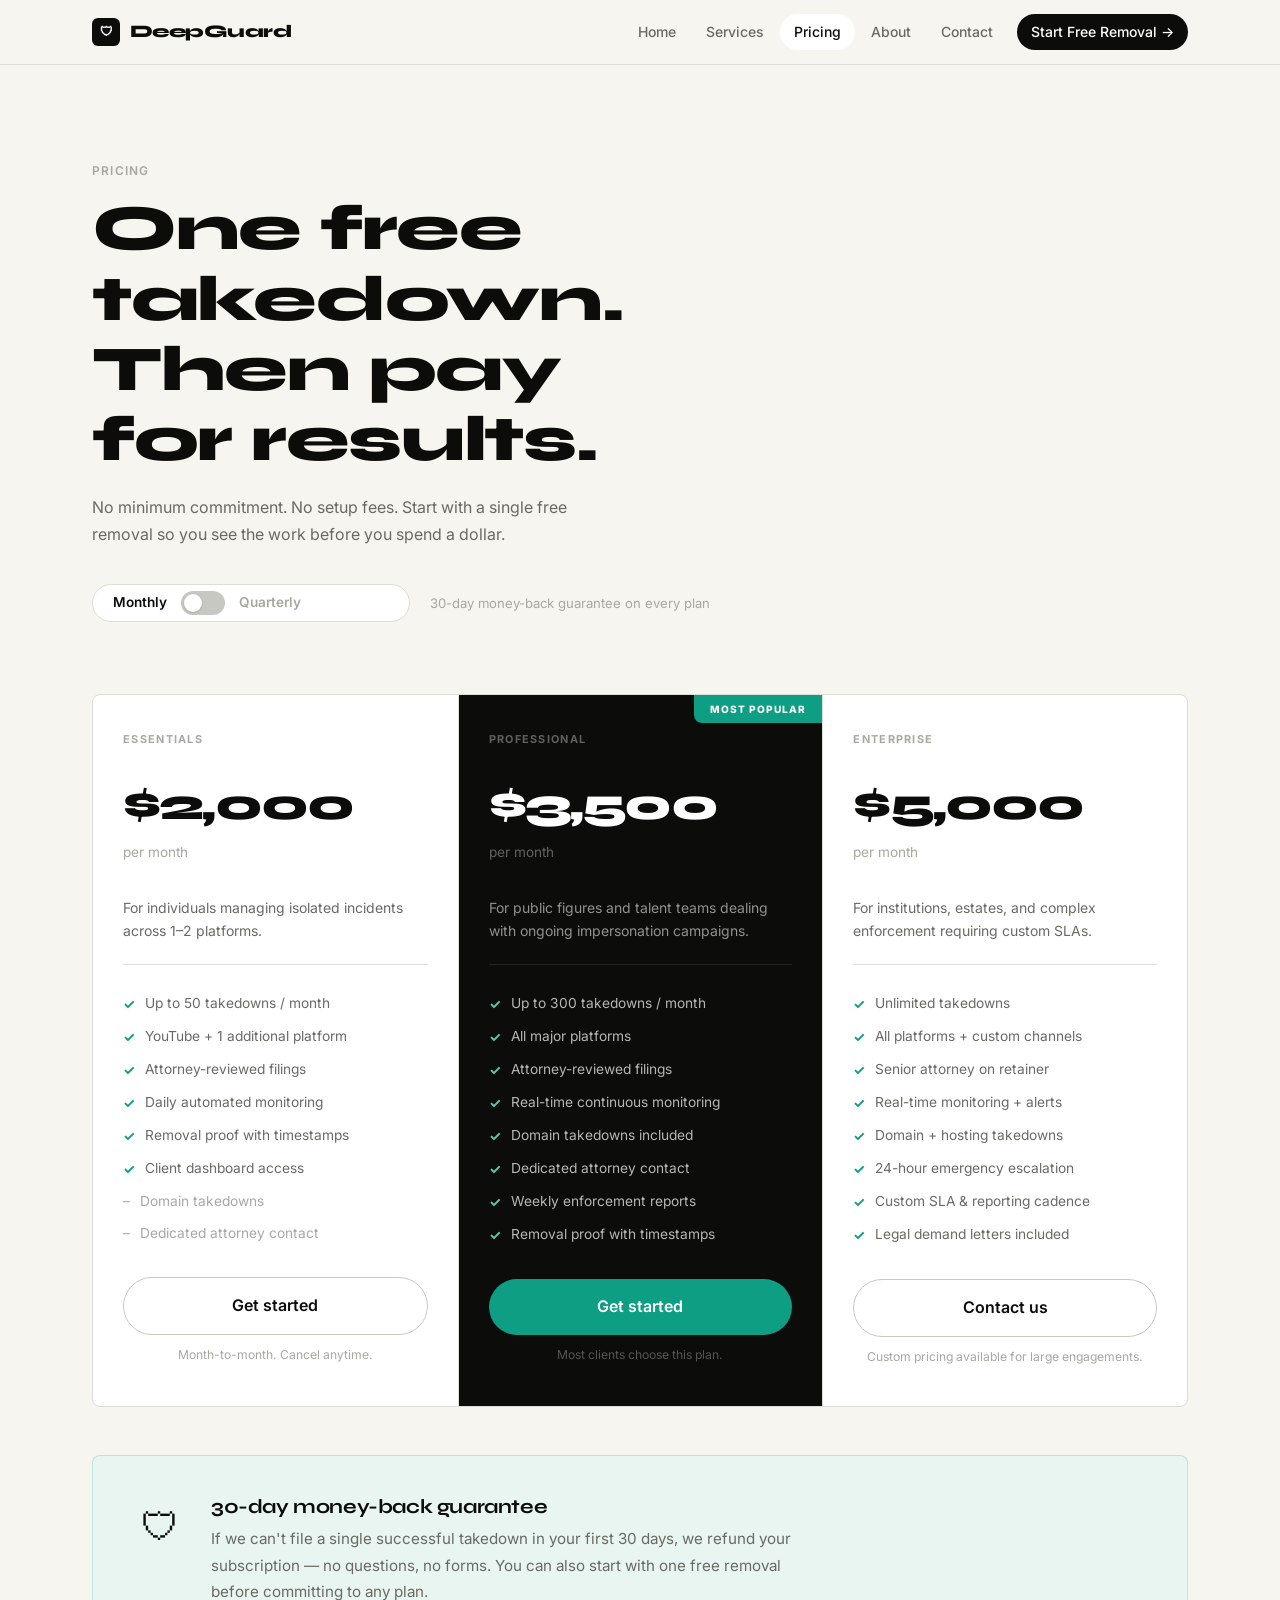
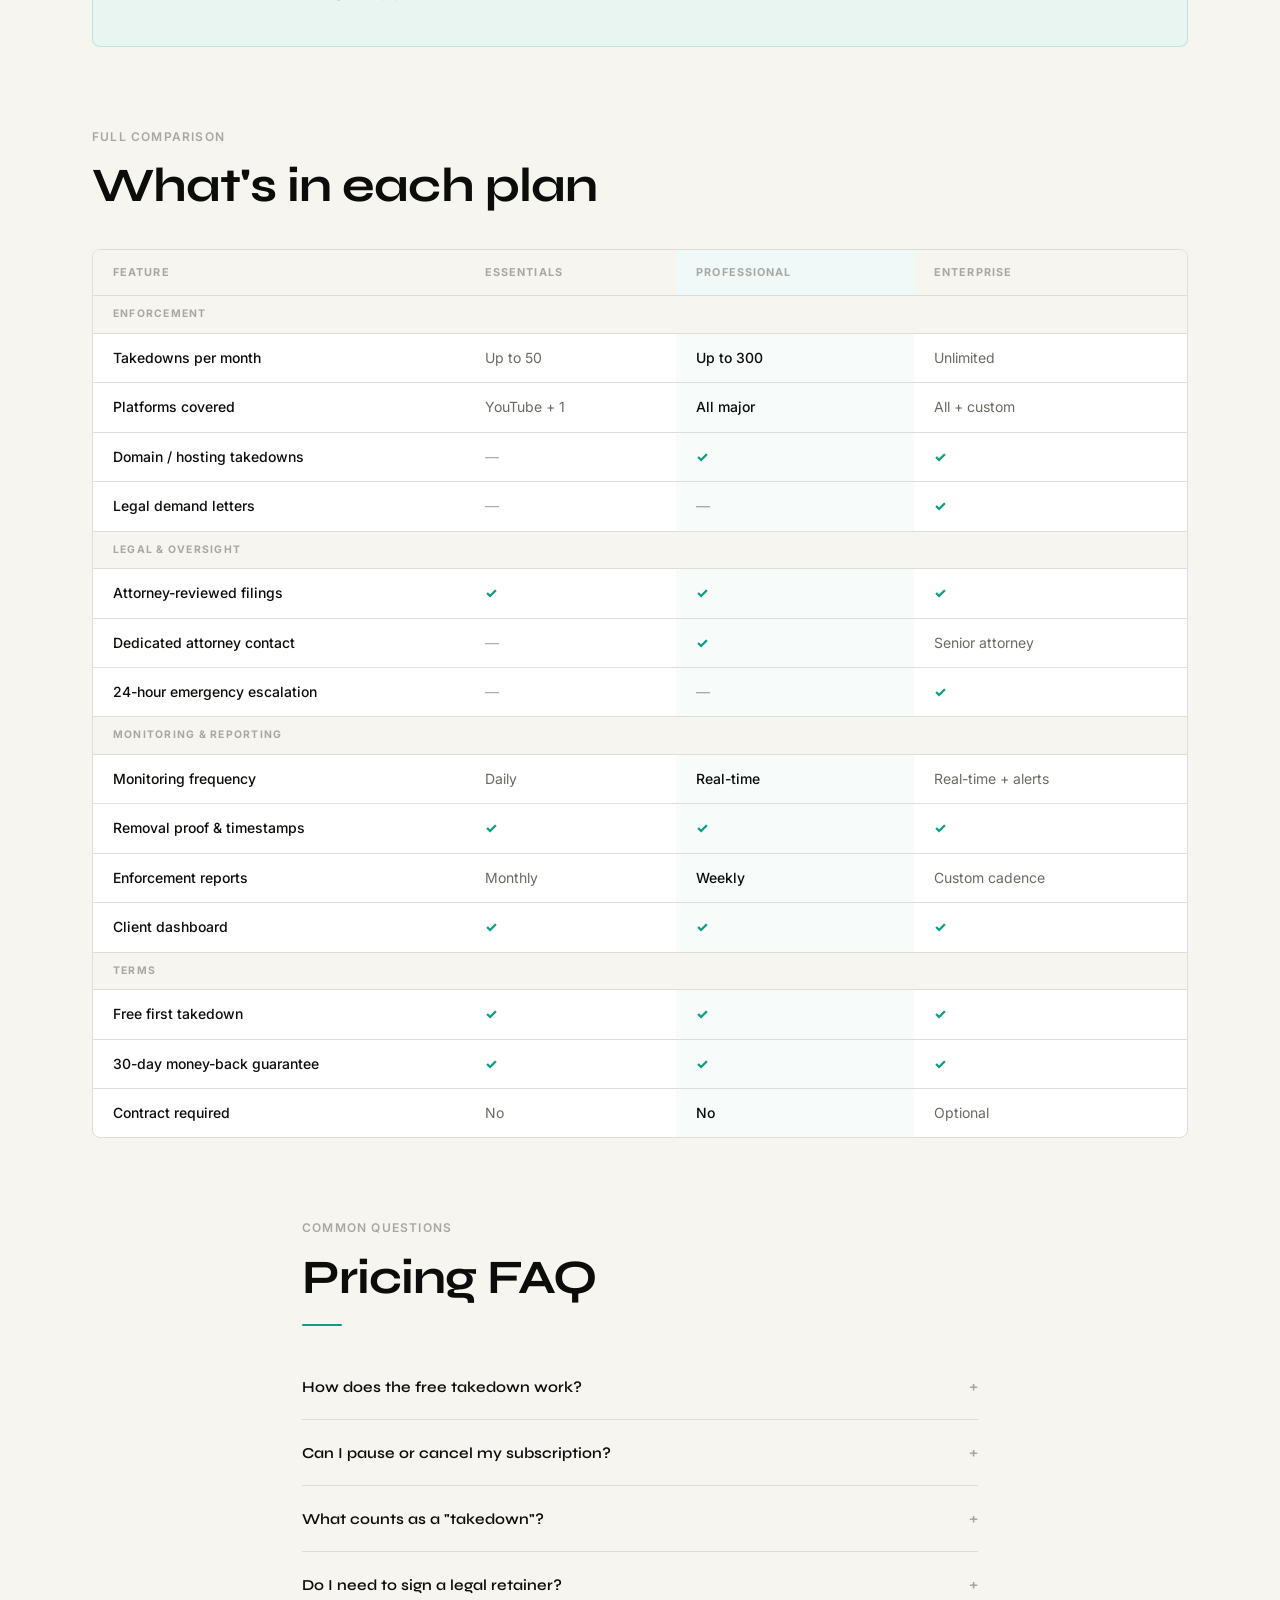
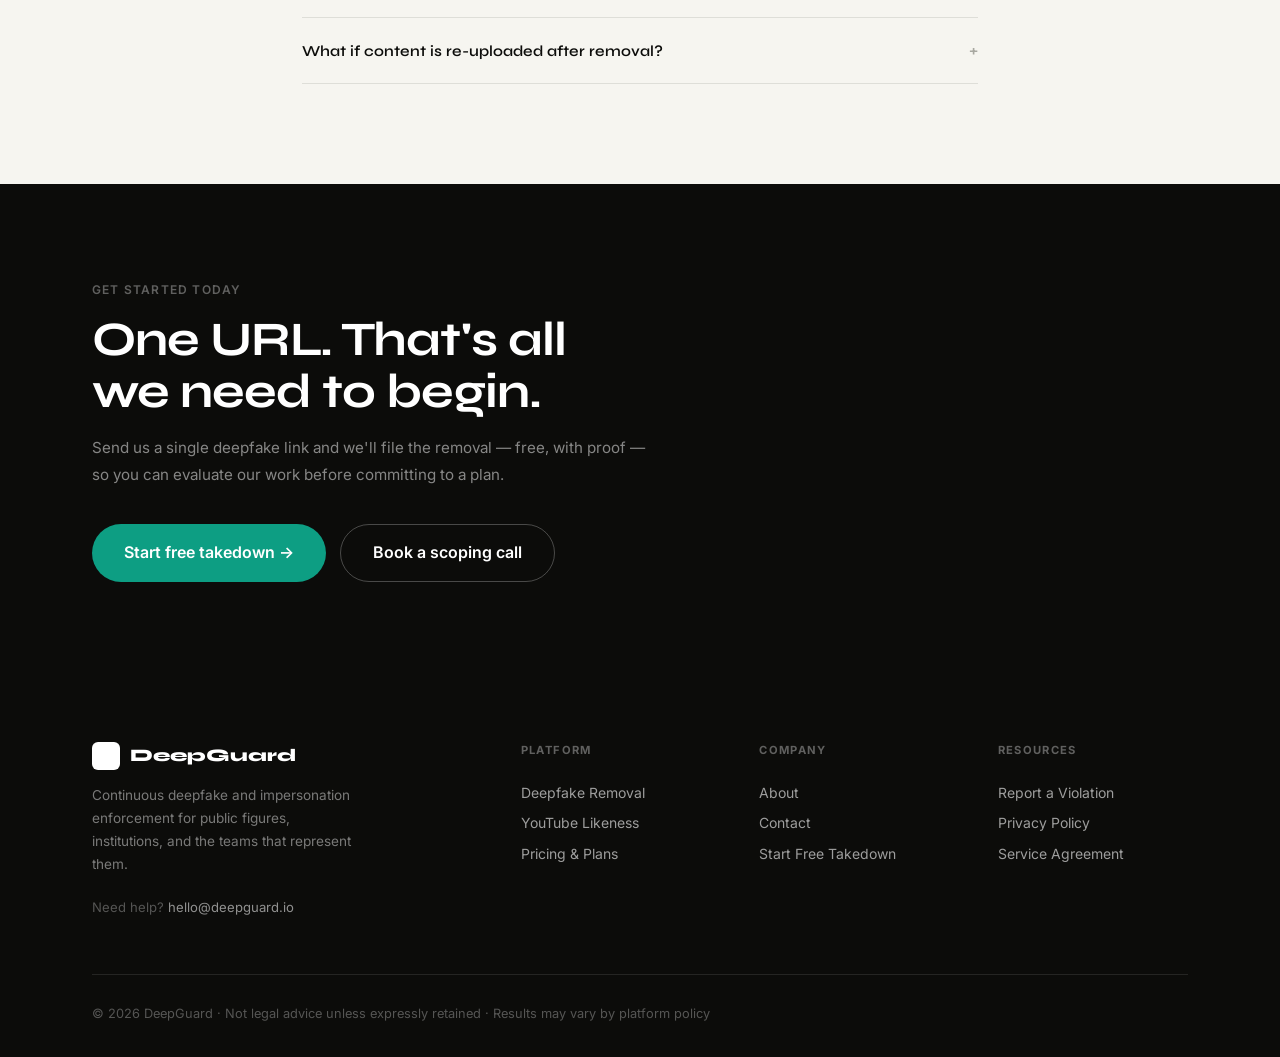
<file: pricing.html>
<!DOCTYPE html>
<html lang="en">
<head>
<meta charset="UTF-8">
<meta name="viewport" content="width=device-width, initial-scale=1.0">
<title>Pricing — DeepGuard</title>
<meta name="description" content="Transparent pricing for deepfake removal and protection. Start with one free takedown — no contract, no credit card.">
<link rel="stylesheet" href="styles.css">
<style>
.pricing-hero { padding: 96px 0 72px; }
.toggle-wrap { display: inline-flex; align-items: center; gap: 14px; background: var(--white); border: 1px solid var(--border); border-radius: 99px; padding: 6px 20px; font-size: 0.85rem; }
.toggle-btn { position: relative; width: 44px; height: 24px; background: var(--border-d); border-radius: 99px; cursor: pointer; border: none; transition: background 0.2s; }
.toggle-btn.on { background: var(--teal); }
.toggle-btn::after { content: ''; position: absolute; width: 18px; height: 18px; background: white; border-radius: 50%; top: 3px; left: 3px; transition: transform 0.2s; box-shadow: 0 1px 3px rgba(0,0,0,0.15); }
.toggle-btn.on::after { transform: translateX(20px); }
.toggle-label { font-weight: 600; color: var(--ink3); }
.toggle-label.sel { color: var(--ink); }
.save-pill { background: var(--teal-l); color: var(--teal-d); font-size: 0.7rem; font-weight: 700; padding: 3px 10px; border-radius: 99px; opacity: 0; transition: opacity 0.2s; }
.save-pill.show { opacity: 1; }

.pricing-grid { display: grid; grid-template-columns: repeat(3, 1fr); gap: 0; background: var(--border); border-radius: var(--radius-lg); overflow: hidden; border: 1px solid var(--border); margin-top: 0; }
.pricing-col { background: var(--white); padding: 36px 30px 40px; position: relative; }
.pricing-col + .pricing-col { border-left: 1px solid var(--border); }
.pricing-col.featured { background: var(--ink); }
.pricing-col.featured .pricing-price { color: white; }
.pricing-col.featured h3 { color: white; }
.pricing-col.featured .pricing-desc { color: rgba(255,255,255,0.55); }
.pricing-col.featured .pricing-feature { color: rgba(255,255,255,0.7); }
.pricing-col.featured .pricing-feature .chk { color: #5ECAB3; }
.pricing-col.featured .feature-div { background: rgba(255,255,255,0.1); }
.pricing-col.featured .pricing-type { color: rgba(255,255,255,0.35); }
.pricing-col.featured .price-unit { color: rgba(255,255,255,0.35); }
.pricing-col.featured .price-period { color: rgba(255,255,255,0.35); }
.pricing-col.featured .pricing-note { color: rgba(255,255,255,0.3); }
.pricing-col.featured .btn-ghost-inv { background: transparent; border: 1px solid rgba(255,255,255,0.25); color: white; border-radius: 99px; padding: 13px 24px; font-size: 0.9rem; font-weight: 600; width: 100%; display: block; text-align: center; transition: all 0.18s; }
.pricing-col.featured .btn-ghost-inv:hover { border-color: rgba(255,255,255,0.6); background: rgba(255,255,255,0.07); }
.featured-tag { position: absolute; top: 0; right: 0; background: var(--teal); color: white; font-size: 0.63rem; font-weight: 800; letter-spacing: 0.1em; text-transform: uppercase; padding: 6px 16px; border-bottom-left-radius: var(--radius-lg); }
.pricing-type { font-size: 0.68rem; font-weight: 700; letter-spacing: 0.12em; text-transform: uppercase; color: var(--ink3); margin-bottom: 20px; display: block; }
.price-num { font-family: 'Syne', sans-serif; font-size: 2.8rem; font-weight: 800; letter-spacing: -0.04em; }
.price-unit { font-size: 0.85rem; color: var(--ink3); font-family: 'Inter', sans-serif; margin-top: 2px; }
.price-period { font-size: 0.78rem; color: var(--ink3); height: 18px; }
.pricing-desc { font-size: 0.875rem; color: var(--ink2); margin-top: 14px; line-height: 1.65; }
.feature-div { height: 1px; background: var(--border); margin: 22px 0; }
.pricing-feature { display: flex; align-items: flex-start; gap: 10px; padding: 5px 0; font-size: 0.86rem; color: var(--ink2); }
.pricing-feature .chk { color: var(--teal); flex-shrink: 0; margin-top: 1px; font-weight: 700; }
.pricing-feature .no-chk { color: var(--ink3); flex-shrink: 0; }
.pricing-note { font-size: 0.76rem; color: var(--ink3); margin-top: 10px; text-align: center; }

.compare-wrap { overflow-x: auto; }
.compare-tbl { width: 100%; border-collapse: collapse; min-width: 600px; }
.compare-tbl th { background: var(--bg); font-size: 0.68rem; font-weight: 700; text-transform: uppercase; letter-spacing: 0.1em; color: var(--ink3); padding: 14px 20px; border-bottom: 1px solid var(--border); text-align: left; }
.compare-tbl th.hl { background: rgba(13,158,131,0.06); }
.compare-tbl td { padding: 13px 20px; font-size: 0.875rem; color: var(--ink2); border-bottom: 1px solid var(--border); }
.compare-tbl tr:last-child td { border-bottom: none; }
.compare-tbl td.hl { background: rgba(13,158,131,0.03); font-weight: 500; color: var(--ink); }
.compare-tbl td:first-child { font-weight: 500; color: var(--ink); }
.compare-tbl .yes { color: var(--teal); font-weight: 800; }
.compare-tbl .no { color: var(--ink3); }
.compare-tbl .row-group td { background: var(--bg); font-size: 0.65rem; font-weight: 700; letter-spacing: 0.12em; text-transform: uppercase; color: var(--ink3); padding: 10px 20px; }

.guarantee-block { background: var(--teal-l); border: 1px solid rgba(13,158,131,0.2); border-radius: var(--radius-lg); padding: 40px 48px; display: flex; gap: 32px; align-items: flex-start; }
.guarantee-icon { font-size: 2.4rem; flex-shrink: 0; }

@media(max-width:860px) {
  .pricing-grid { grid-template-columns: 1fr; }
  .pricing-col + .pricing-col { border-left: none; border-top: 1px solid var(--border); }
  .pricing-col.featured + .pricing-col { border-top: 1px solid rgba(255,255,255,0.1); }
  .guarantee-block { flex-direction: column; gap: 16px; padding: 28px 24px; }
}
</style>
</head>
<body>

<nav>
  <div class="container nav-inner">
    <a href="index.html" class="nav-logo"><div class="nav-logo-mark">🛡</div>DeepGuard</a>
    <div class="nav-links">
      <a href="index.html">Home</a>
      <a href="services.html">Services</a>
      <a href="pricing.html" class="active">Pricing</a>
      <a href="about.html">About</a>
      <a href="contact.html">Contact</a>
      <a href="contact.html?intent=takedown" class="nav-cta">Start Free Removal →</a>
    </div>
    <div class="hamburger" id="hamburger"><span></span><span></span><span></span></div>
  </div>
  <div class="mobile-menu" id="mobileMenu">
    <a href="index.html">Home</a><a href="services.html">Services</a><a href="pricing.html">Pricing</a><a href="about.html">About</a><a href="contact.html">Contact</a>
    <a href="contact.html?intent=takedown" style="color:var(--teal);font-weight:700;">→ Start Free Removal</a>
  </div>
</nav>

<!-- HERO -->
<section class="pricing-hero">
  <div class="container">
    <div style="max-width:620px;">
      <span class="eyebrow">Pricing</span>
      <h1 style="font-size:clamp(2.4rem,5vw,4.2rem);margin-top:10px;">One free takedown.<br>Then pay for results.</h1>
      <p style="margin-top:18px;max-width:500px;font-size:1rem;line-height:1.7;">No minimum commitment. No setup fees. Start with a single free removal so you see the work before you spend a dollar.</p>

      <div style="margin-top:36px;display:flex;align-items:center;gap:20px;flex-wrap:wrap;">
        <div class="toggle-wrap">
          <span class="toggle-label sel" id="lblMonthly">Monthly</span>
          <button class="toggle-btn" id="billingToggle" onclick="toggleBilling(this)"></button>
          <span class="toggle-label" id="lblQuarterly">Quarterly</span>
          <span class="save-pill" id="savePill">Save 15%</span>
        </div>
        <span style="font-size:0.82rem;color:var(--ink3);">30-day money-back guarantee on every plan</span>
      </div>
    </div>
  </div>
</section>

<!-- PRICING GRID -->
<section style="padding-top:0;padding-bottom:80px;">
  <div class="container">
    <div class="pricing-grid fade-up">

      <!-- Essentials -->
      <div class="pricing-col">
        <span class="pricing-type">Essentials</span>
        <div class="price-num" id="price-essentials">$2,000</div>
        <div class="price-unit">per month</div>
        <div class="price-period" id="period-essentials"></div>
        <p class="pricing-desc">For individuals managing isolated incidents across 1–2 platforms.</p>
        <div class="feature-div"></div>
        <div style="display:flex;flex-direction:column;margin-bottom:28px;">
          <div class="pricing-feature"><span class="chk">✓</span>Up to 50 takedowns / month</div>
          <div class="pricing-feature"><span class="chk">✓</span>YouTube + 1 additional platform</div>
          <div class="pricing-feature"><span class="chk">✓</span>Attorney-reviewed filings</div>
          <div class="pricing-feature"><span class="chk">✓</span>Daily automated monitoring</div>
          <div class="pricing-feature"><span class="chk">✓</span>Removal proof with timestamps</div>
          <div class="pricing-feature"><span class="chk">✓</span>Client dashboard access</div>
          <div class="pricing-feature" style="color:var(--ink3);"><span class="no-chk">–</span>Domain takedowns</div>
          <div class="pricing-feature" style="color:var(--ink3);"><span class="no-chk">–</span>Dedicated attorney contact</div>
        </div>
        <a href="contact.html?intent=scope" class="btn btn-ghost btn-lg" style="width:100%;justify-content:center;">Get started</a>
        <div class="pricing-note">Month-to-month. Cancel anytime.</div>
      </div>

      <!-- Professional -->
      <div class="pricing-col featured">
        <div class="featured-tag">Most Popular</div>
        <span class="pricing-type">Professional</span>
        <div class="price-num" id="price-professional" style="color:white;">$3,500</div>
        <div class="price-unit">per month</div>
        <div class="price-period" id="period-professional"></div>
        <p class="pricing-desc">For public figures and talent teams dealing with ongoing impersonation campaigns.</p>
        <div class="feature-div"></div>
        <div style="display:flex;flex-direction:column;margin-bottom:28px;">
          <div class="pricing-feature"><span class="chk">✓</span>Up to 300 takedowns / month</div>
          <div class="pricing-feature"><span class="chk">✓</span>All major platforms</div>
          <div class="pricing-feature"><span class="chk">✓</span>Attorney-reviewed filings</div>
          <div class="pricing-feature"><span class="chk">✓</span>Real-time continuous monitoring</div>
          <div class="pricing-feature"><span class="chk">✓</span>Domain takedowns included</div>
          <div class="pricing-feature"><span class="chk">✓</span>Dedicated attorney contact</div>
          <div class="pricing-feature"><span class="chk">✓</span>Weekly enforcement reports</div>
          <div class="pricing-feature"><span class="chk">✓</span>Removal proof with timestamps</div>
        </div>
        <a href="contact.html?intent=scope" class="btn btn-teal btn-lg" style="width:100%;justify-content:center;">Get started</a>
        <div class="pricing-note">Most clients choose this plan.</div>
      </div>

      <!-- Enterprise -->
      <div class="pricing-col">
        <span class="pricing-type">Enterprise</span>
        <div class="price-num" id="price-enterprise">$5,000</div>
        <div class="price-unit">per month</div>
        <div class="price-period" id="period-enterprise"></div>
        <p class="pricing-desc">For institutions, estates, and complex enforcement requiring custom SLAs.</p>
        <div class="feature-div"></div>
        <div style="display:flex;flex-direction:column;margin-bottom:28px;">
          <div class="pricing-feature"><span class="chk">✓</span>Unlimited takedowns</div>
          <div class="pricing-feature"><span class="chk">✓</span>All platforms + custom channels</div>
          <div class="pricing-feature"><span class="chk">✓</span>Senior attorney on retainer</div>
          <div class="pricing-feature"><span class="chk">✓</span>Real-time monitoring + alerts</div>
          <div class="pricing-feature"><span class="chk">✓</span>Domain + hosting takedowns</div>
          <div class="pricing-feature"><span class="chk">✓</span>24-hour emergency escalation</div>
          <div class="pricing-feature"><span class="chk">✓</span>Custom SLA &amp; reporting cadence</div>
          <div class="pricing-feature"><span class="chk">✓</span>Legal demand letters included</div>
        </div>
        <a href="contact.html?intent=enterprise" class="btn btn-ghost btn-lg" style="width:100%;justify-content:center;">Contact us</a>
        <div class="pricing-note">Custom pricing available for large engagements.</div>
      </div>

    </div>

    <!-- Guarantee -->
    <div class="guarantee-block fade-up" style="margin-top:48px;">
      <div class="guarantee-icon">🛡</div>
      <div>
        <h3 style="font-size:1.25rem;">30-day money-back guarantee</h3>
        <p style="margin-top:8px;max-width:580px;">If we can't file a single successful takedown in your first 30 days, we refund your subscription — no questions, no forms. You can also start with one free removal before committing to any plan.</p>
      </div>
    </div>
  </div>
</section>

<!-- COMPARISON TABLE -->
<section style="padding:0 0 80px;">
  <div class="container">
    <span class="eyebrow">Full comparison</span>
    <h2 style="margin:10px 0 36px;">What's in each plan</h2>
    <div class="compare-wrap fade-up" style="background:var(--white);border:1px solid var(--border);border-radius:var(--radius-lg);overflow:hidden;">
      <table class="compare-tbl">
        <thead>
          <tr>
            <th style="width:34%;">Feature</th>
            <th>Essentials</th>
            <th class="hl">Professional</th>
            <th>Enterprise</th>
          </tr>
        </thead>
        <tbody>
          <tr class="row-group"><td colspan="4">Enforcement</td></tr>
          <tr><td>Takedowns per month</td><td>Up to 50</td><td class="hl">Up to 300</td><td>Unlimited</td></tr>
          <tr><td>Platforms covered</td><td>YouTube + 1</td><td class="hl">All major</td><td>All + custom</td></tr>
          <tr><td>Domain / hosting takedowns</td><td><span class="no">—</span></td><td class="hl"><span class="yes">✓</span></td><td><span class="yes">✓</span></td></tr>
          <tr><td>Legal demand letters</td><td><span class="no">—</span></td><td class="hl"><span class="no">—</span></td><td><span class="yes">✓</span></td></tr>
          <tr class="row-group"><td colspan="4">Legal &amp; Oversight</td></tr>
          <tr><td>Attorney-reviewed filings</td><td><span class="yes">✓</span></td><td class="hl"><span class="yes">✓</span></td><td><span class="yes">✓</span></td></tr>
          <tr><td>Dedicated attorney contact</td><td><span class="no">—</span></td><td class="hl"><span class="yes">✓</span></td><td>Senior attorney</td></tr>
          <tr><td>24-hour emergency escalation</td><td><span class="no">—</span></td><td class="hl"><span class="no">—</span></td><td><span class="yes">✓</span></td></tr>
          <tr class="row-group"><td colspan="4">Monitoring &amp; Reporting</td></tr>
          <tr><td>Monitoring frequency</td><td>Daily</td><td class="hl">Real-time</td><td>Real-time + alerts</td></tr>
          <tr><td>Removal proof &amp; timestamps</td><td><span class="yes">✓</span></td><td class="hl"><span class="yes">✓</span></td><td><span class="yes">✓</span></td></tr>
          <tr><td>Enforcement reports</td><td>Monthly</td><td class="hl">Weekly</td><td>Custom cadence</td></tr>
          <tr><td>Client dashboard</td><td><span class="yes">✓</span></td><td class="hl"><span class="yes">✓</span></td><td><span class="yes">✓</span></td></tr>
          <tr class="row-group"><td colspan="4">Terms</td></tr>
          <tr><td>Free first takedown</td><td><span class="yes">✓</span></td><td class="hl"><span class="yes">✓</span></td><td><span class="yes">✓</span></td></tr>
          <tr><td>30-day money-back guarantee</td><td><span class="yes">✓</span></td><td class="hl"><span class="yes">✓</span></td><td><span class="yes">✓</span></td></tr>
          <tr><td>Contract required</td><td>No</td><td class="hl">No</td><td>Optional</td></tr>
        </tbody>
      </table>
    </div>
  </div>
</section>

<!-- FAQ -->
<section style="padding:0 0 100px;">
  <div class="container" style="max-width:740px;">
    <span class="eyebrow">Common questions</span>
    <h2 style="margin:10px 0 0;">Pricing FAQ</h2>
    <div class="rule"></div>
    <div class="accordion-item">
      <button class="accordion-trigger">How does the free takedown work?<span class="accordion-icon">+</span></button>
      <div class="accordion-body"><div class="accordion-body-inner">Send us a single impersonation URL — a deepfake video, fake profile, or fraudulent domain — and we'll file a complete attorney-backed takedown at no cost. You receive the filing summary and the removal outcome before we ask for anything.</div></div>
    </div>
    <div class="accordion-item">
      <button class="accordion-trigger">Can I pause or cancel my subscription?<span class="accordion-icon">+</span></button>
      <div class="accordion-body"><div class="accordion-body-inner">Yes. All plans are month-to-month by default. You can pause or cancel with 30 days' notice. If you cancel within the first 30 days and we haven't delivered a successful removal, you receive a full refund.</div></div>
    </div>
    <div class="accordion-item">
      <button class="accordion-trigger">What counts as a "takedown"?<span class="accordion-icon">+</span></button>
      <div class="accordion-body"><div class="accordion-body-inner">Each platform filing counts as one takedown. If the same video exists on three platforms, that's three takedowns. We track the count in your dashboard in real time.</div></div>
    </div>
    <div class="accordion-item">
      <button class="accordion-trigger">Do I need to sign a legal retainer?<span class="accordion-icon">+</span></button>
      <div class="accordion-body"><div class="accordion-body-inner">No retainer is required for Essentials or Professional plans. Our attorneys file on your behalf under a limited-engagement model. Enterprise clients who want full legal representation can retain our counsel for an additional fee. Nothing on this site constitutes legal advice unless a retainer is expressly signed.</div></div>
    </div>
    <div class="accordion-item">
      <button class="accordion-trigger">What if content is re-uploaded after removal?<span class="accordion-icon">+</span></button>
      <div class="accordion-body"><div class="accordion-body-inner">Our monitoring watches for re-uploads continuously (real-time on Professional/Enterprise; daily on Essentials). When a re-upload is detected, we file a new takedown automatically — it counts against your monthly allowance. Repeat patterns are escalated to platform trust-and-safety teams.</div></div>
    </div>
  </div>
</section>

<!-- CTA -->
<section style="background:var(--ink);padding:96px 0;">
  <div class="container">
    <div style="max-width:560px;">
      <span class="eyebrow" style="color:rgba(255,255,255,0.35);">Get started today</span>
      <h2 style="color:white;margin-top:12px;">One URL. That's all we need to begin.</h2>
      <p style="color:rgba(255,255,255,0.5);margin-top:16px;font-size:0.95rem;">Send us a single deepfake link and we'll file the removal — free, with proof — so you can evaluate our work before committing to a plan.</p>
      <div style="display:flex;gap:14px;margin-top:36px;flex-wrap:wrap;">
        <a href="contact.html?intent=takedown" class="btn btn-teal btn-lg">Start free takedown →</a>
        <a href="contact.html?intent=scope" class="btn" style="background:transparent;color:white;border:1px solid rgba(255,255,255,0.25);border-radius:99px;padding:15px 32px;font-size:1rem;font-weight:600;">Book a scoping call</a>
      </div>
    </div>
  </div>
</section>

<footer>
  <div class="container">
    <div class="footer-grid">
      <div class="footer-brand">
        <div class="footer-logo"><div class="footer-logo-mark">🛡</div>DeepGuard</div>
        <p>Continuous deepfake and impersonation enforcement for public figures, institutions, and the teams that represent them.</p>
        <div style="margin-top:20px;font-size:0.82rem;color:rgba(255,255,255,0.3);">Need help? <a href="mailto:hello@deepguard.io" style="color:rgba(255,255,255,0.55);">hello@deepguard.io</a></div>
      </div>
      <div class="footer-col"><h5>Platform</h5><a href="services.html">Deepfake Removal</a><a href="services.html">YouTube Likeness</a><a href="pricing.html">Pricing &amp; Plans</a></div>
      <div class="footer-col"><h5>Company</h5><a href="about.html">About</a><a href="contact.html">Contact</a><a href="contact.html?intent=takedown">Start Free Takedown</a></div>
      <div class="footer-col"><h5>Resources</h5><a href="contact.html?intent=takedown">Report a Violation</a><a href="#">Privacy Policy</a><a href="#">Service Agreement</a></div>
    </div>
    <div class="footer-bottom"><p>© 2026 DeepGuard · Not legal advice unless expressly retained · Results may vary by platform policy</p></div>
  </div>
</footer>

<script src="script.js"></script>
<script>
var isQ = false;
var prices = {
  essentials:   ['$2,000','$1,700'],
  professional: ['$3,500','$2,975'],
  enterprise:   ['$5,000','$4,250']
};
function toggleBilling(btn) {
  isQ = !isQ;
  btn.classList.toggle('on', isQ);
  document.getElementById('savePill').classList.toggle('show', isQ);
  document.getElementById('lblMonthly').classList.toggle('sel', !isQ);
  document.getElementById('lblQuarterly').classList.toggle('sel', isQ);
  var i = isQ ? 1 : 0;
  for (var k in prices) {
    var el = document.getElementById('price-' + k);
    var pe = document.getElementById('period-' + k);
    if (el) el.textContent = prices[k][i];
    if (pe) pe.textContent = isQ ? 'billed quarterly' : '';
  }
}
</script>
</body>
</html>
</file>
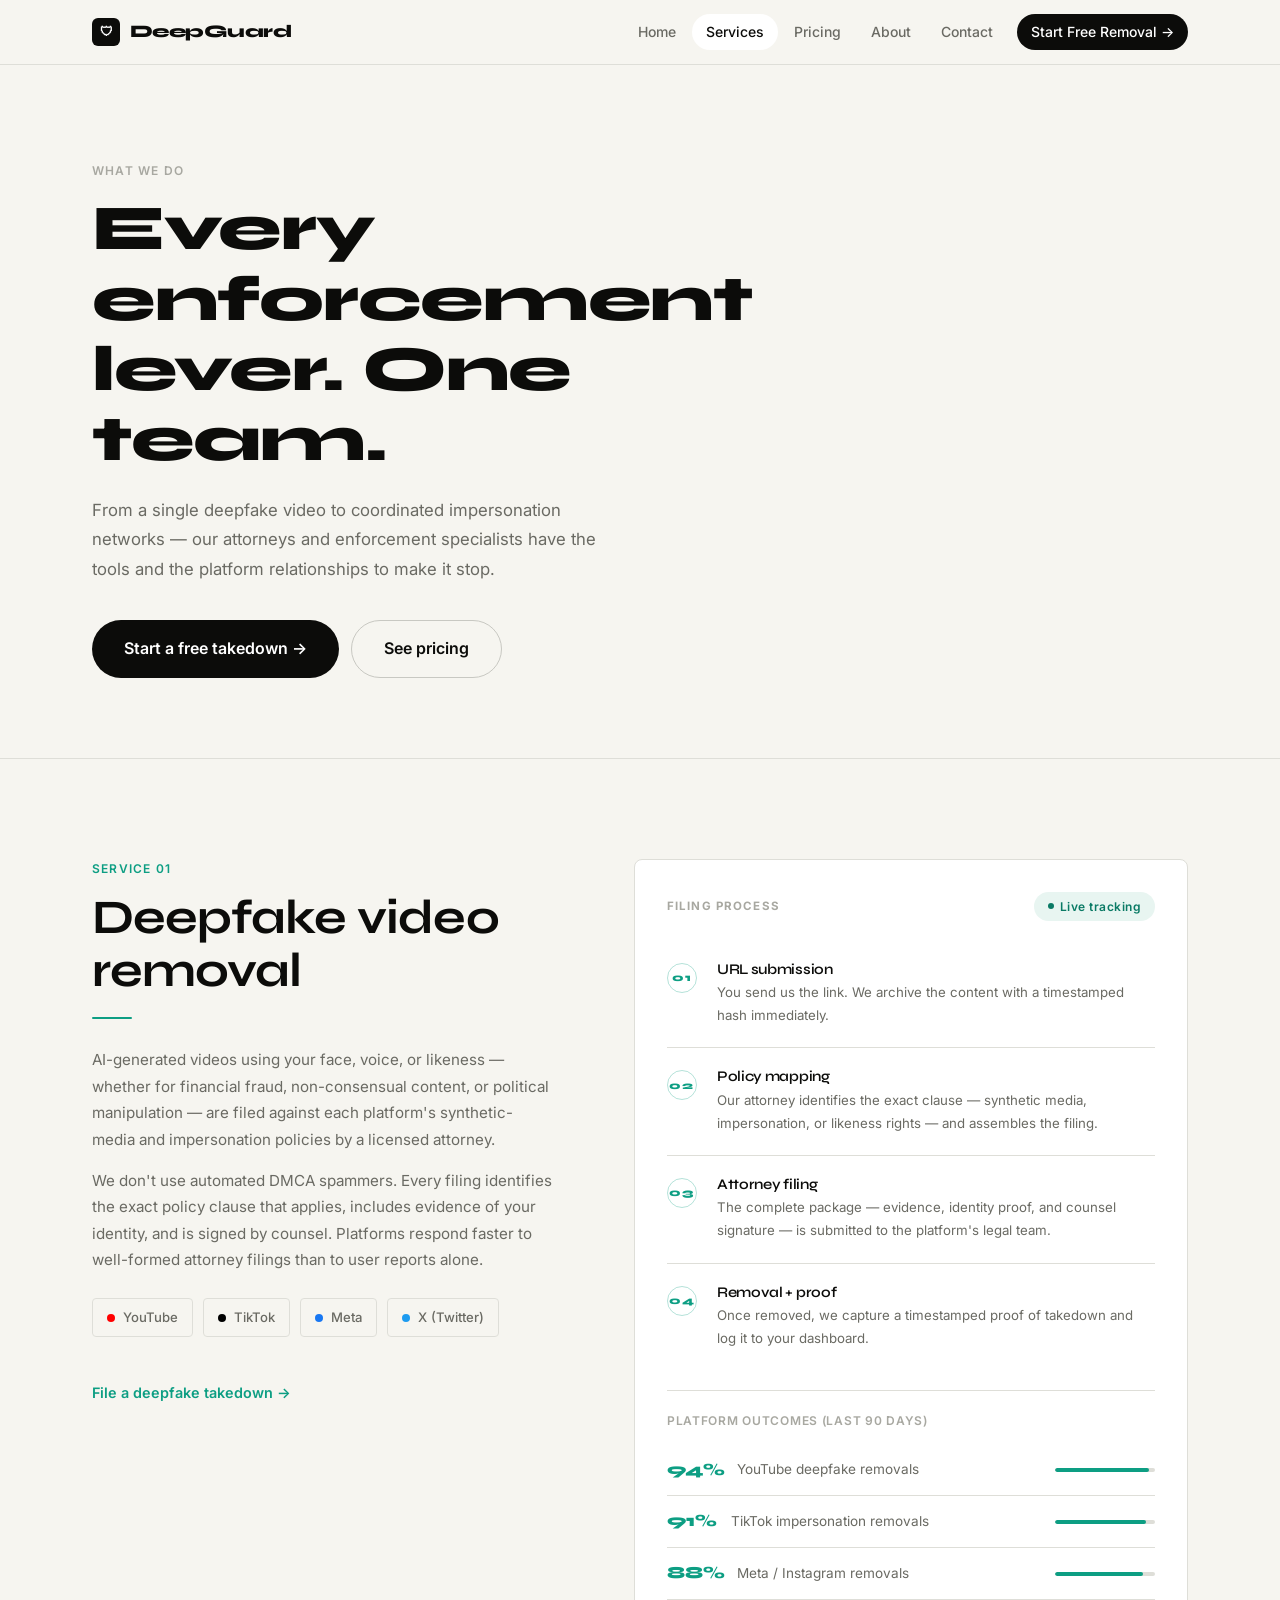
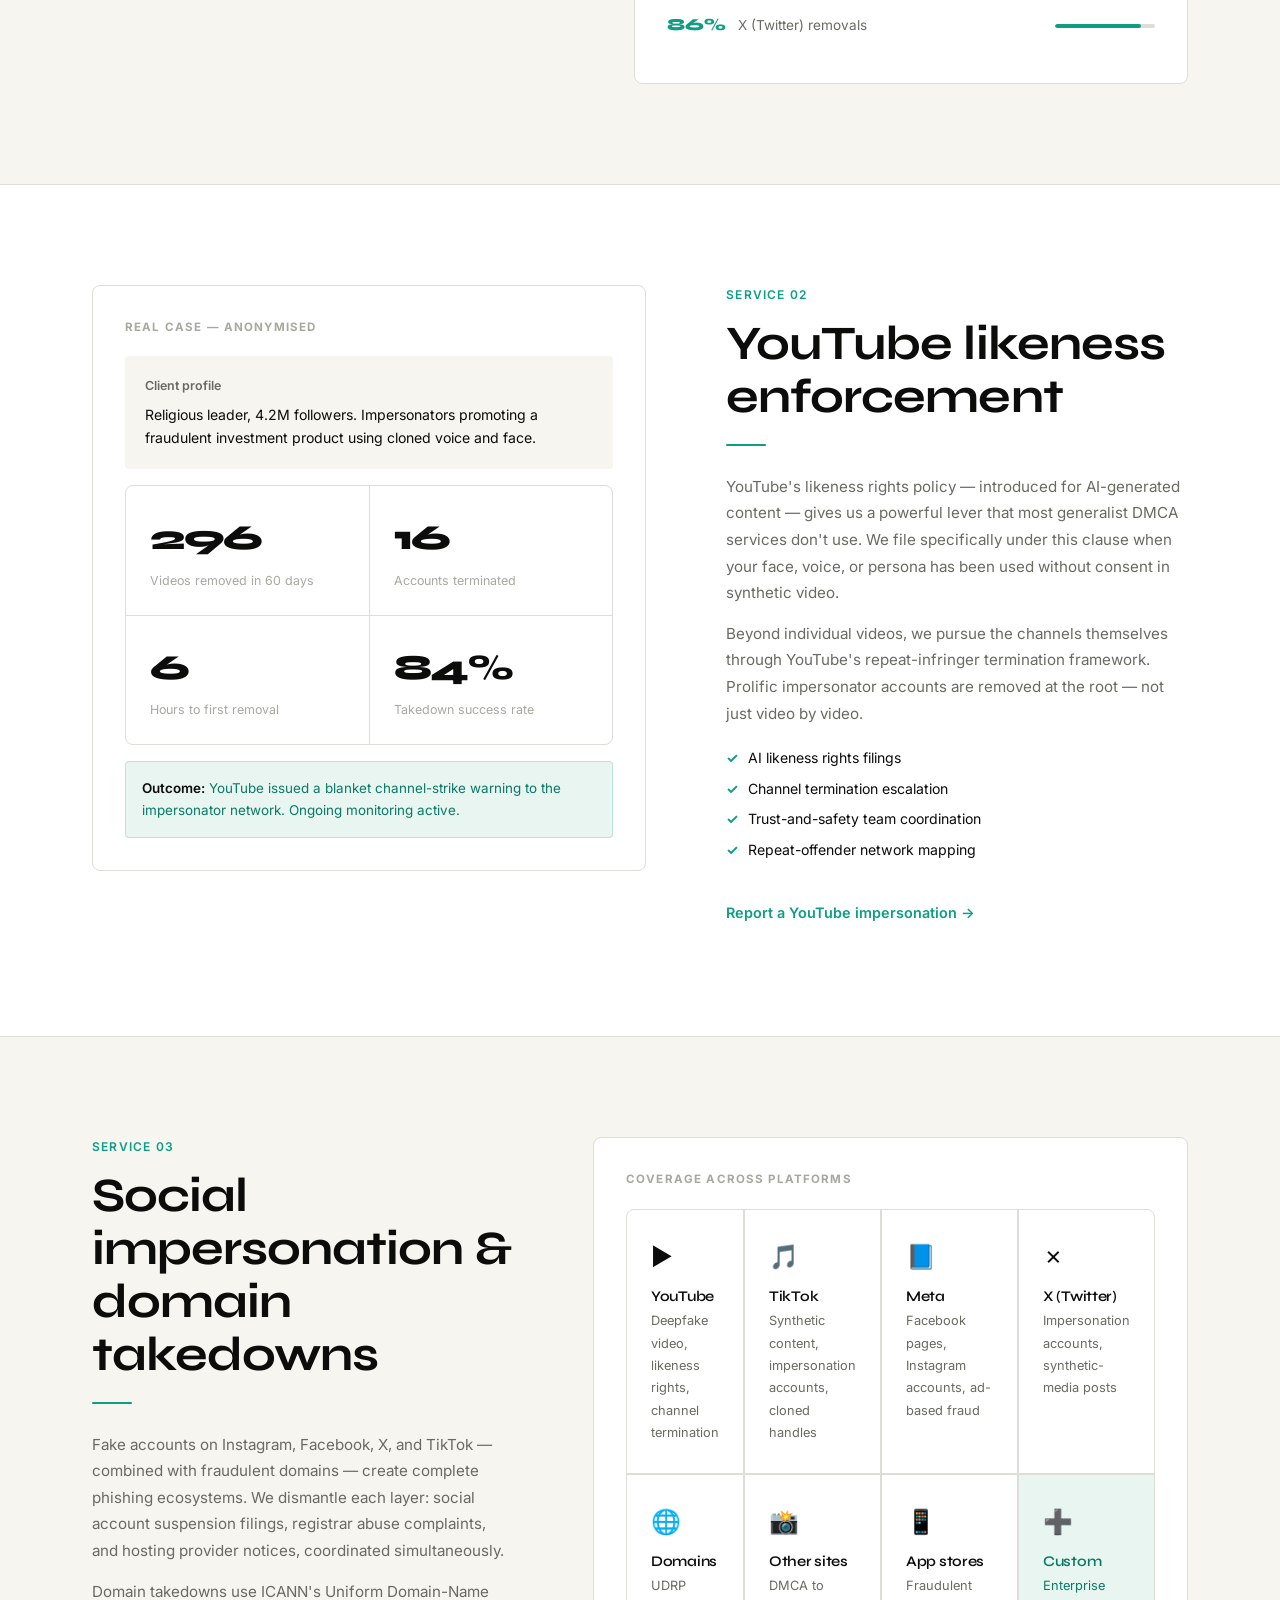
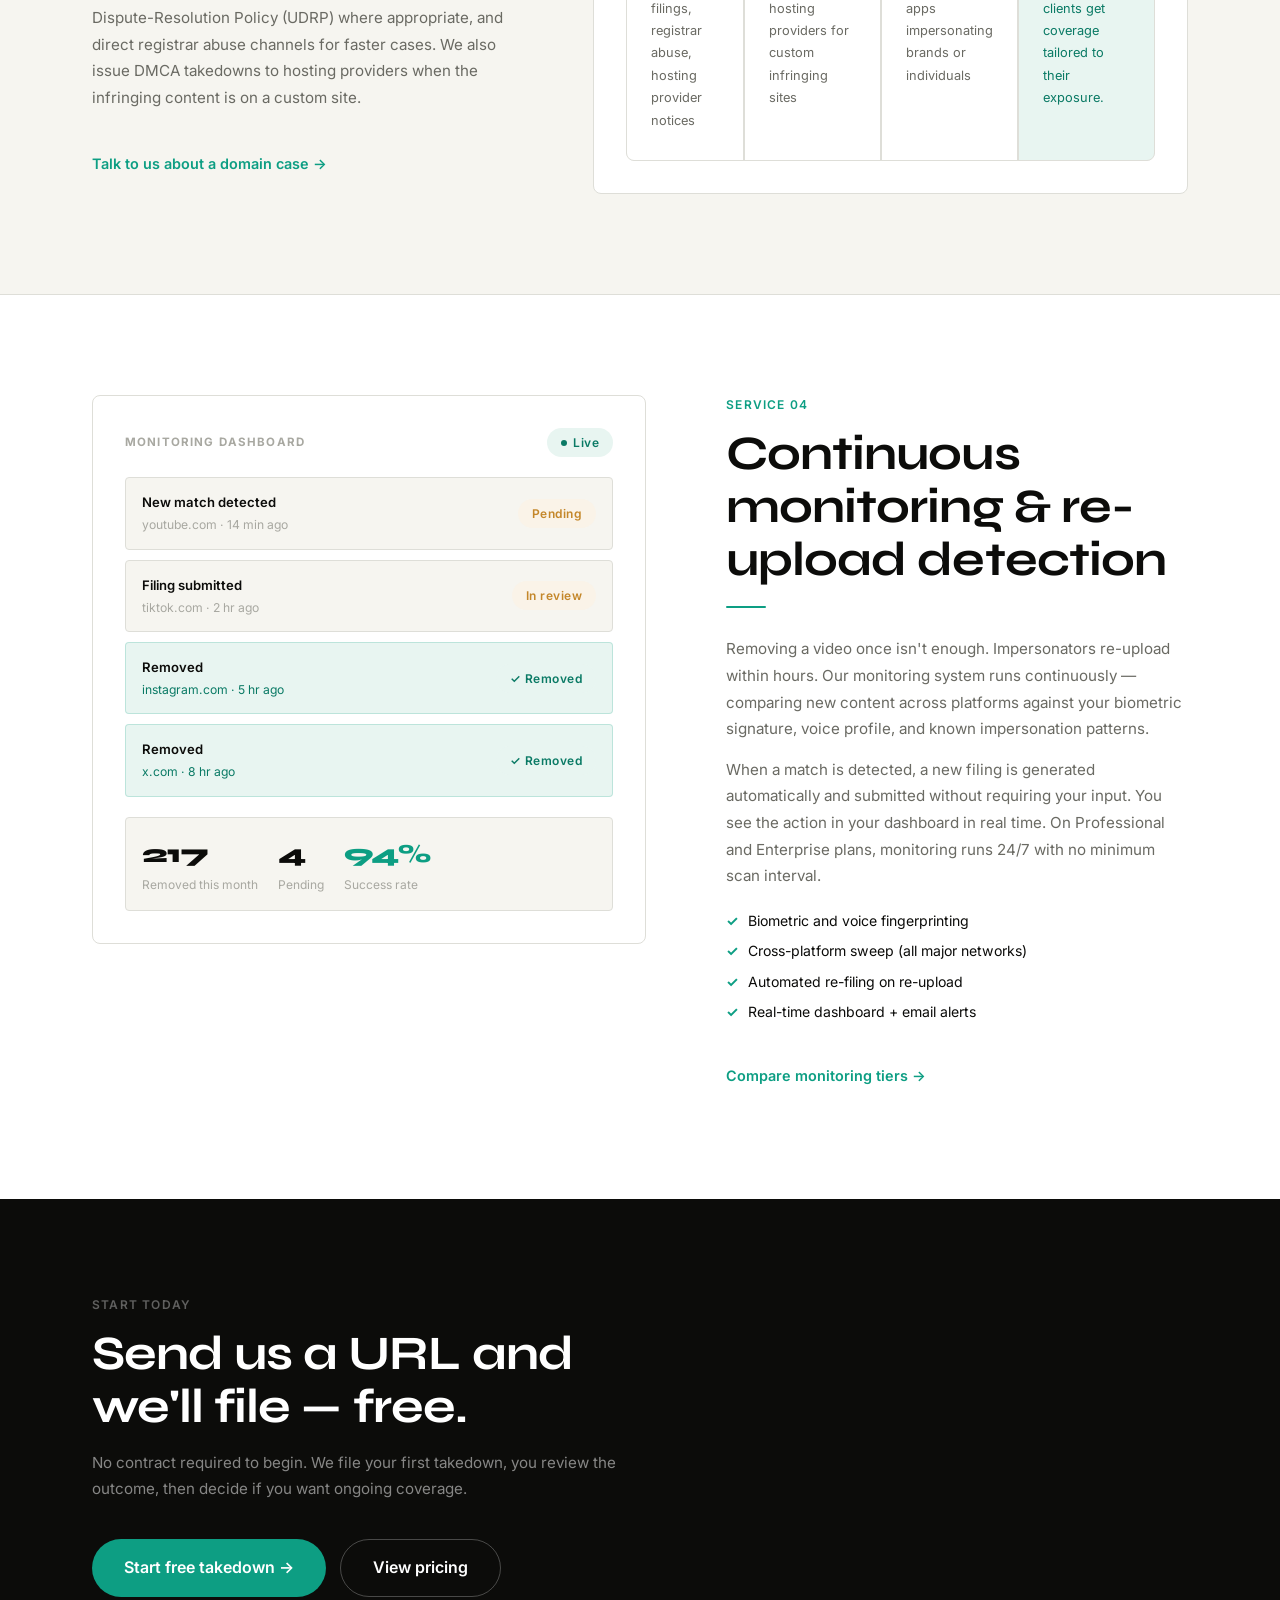
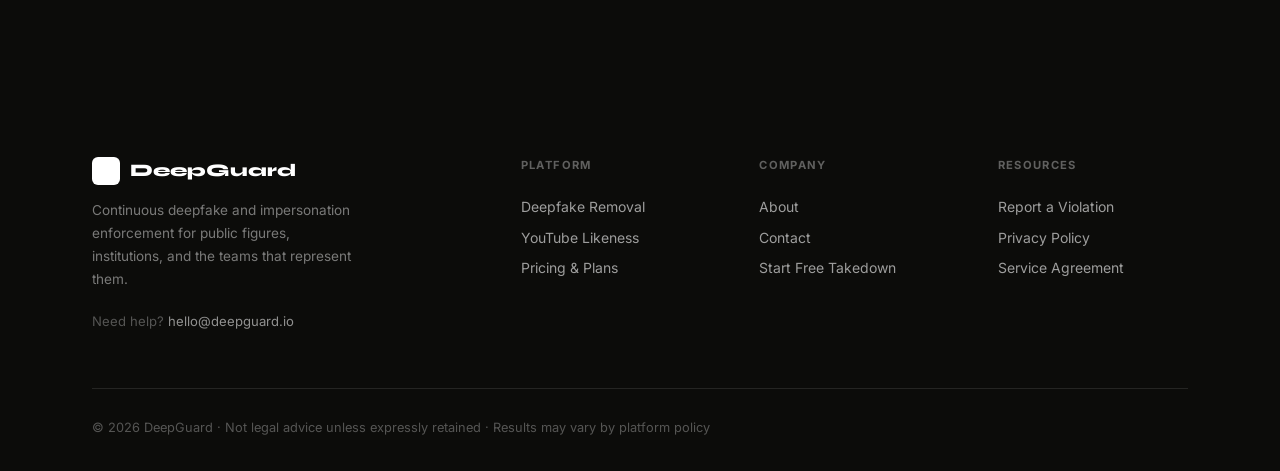
<file: services.html>
<!DOCTYPE html>
<html lang="en">
<head>
<meta charset="UTF-8">
<meta name="viewport" content="width=device-width, initial-scale=1.0">
<title>Services — DeepGuard</title>
<meta name="description" content="Attorney-backed deepfake removal, YouTube likeness enforcement, social impersonation takedowns, domain seizure, and ongoing monitoring for public figures.">
<link rel="stylesheet" href="styles.css">
<style>
.page-hero { padding: 96px 0 80px; }
.service-block { padding: 100px 0; border-top: 1px solid var(--border); }
.service-block:first-of-type { border-top: none; }
.service-layout { display: grid; grid-template-columns: 1fr 1.2fr; gap: 80px; align-items: start; }
.service-layout.reverse { grid-template-columns: 1.2fr 1fr; }
.service-layout.reverse .service-content { order: 2; }
.service-layout.reverse .service-visual { order: 1; }
.service-visual { background: var(--white); border: 1px solid var(--border); border-radius: var(--radius-lg); padding: 32px; }
.service-content { position: sticky; top: 88px; }
.platform-tag { display: inline-flex; align-items: center; gap: 8px; background: var(--bg); border: 1px solid var(--border); border-radius: var(--radius); padding: 8px 14px; font-size: 0.82rem; font-weight: 500; color: var(--ink2); }
.platform-tag .dot { width: 8px; height: 8px; border-radius: 50%; flex-shrink: 0; }
.platform-tag .dot.yt { background: #FF0000; }
.platform-tag .dot.tt { background: #000; }
.platform-tag .dot.fb { background: #1877F2; }
.platform-tag .dot.tw { background: #1D9BF0; }
.platform-tag .dot.dm { background: var(--teal); }

.stat-row { display: grid; grid-template-columns: 1fr 1fr; gap: 1px; background: var(--border); border-radius: var(--radius-lg); overflow: hidden; border: 1px solid var(--border); }
.stat-cell { background: var(--white); padding: 24px; }
.stat-cell .num { font-family: 'Syne', sans-serif; font-size: 2.2rem; font-weight: 800; letter-spacing: -0.04em; color: var(--ink); }
.stat-cell .lbl { font-size: 0.78rem; color: var(--ink3); margin-top: 4px; }

.process-steps { display: flex; flex-direction: column; gap: 0; }
.p-step { display: flex; gap: 20px; align-items: flex-start; padding: 20px 0; border-bottom: 1px solid var(--border); }
.p-step:last-child { border-bottom: none; }
.p-step-num { font-family: 'Syne', sans-serif; font-size: 0.68rem; font-weight: 800; letter-spacing: 0.1em; color: var(--teal); border: 1.5px solid rgba(13,158,131,0.3); width: 30px; height: 30px; border-radius: 50%; display: flex; align-items: center; justify-content: center; flex-shrink: 0; margin-top: 2px; }
.p-step-body h4 { font-size: 0.92rem; margin-bottom: 4px; }
.p-step-body p { font-size: 0.83rem; color: var(--ink2); }

.coverage-grid { display: grid; grid-template-columns: repeat(4, 1fr); gap: 2px; background: var(--border); border-radius: var(--radius-lg); overflow: hidden; border: 1px solid var(--border); }
.coverage-cell { background: var(--white); padding: 28px 24px; }
.coverage-cell .icon { font-size: 1.5rem; margin-bottom: 12px; }
.coverage-cell h4 { font-size: 0.92rem; margin-bottom: 6px; }
.coverage-cell p { font-size: 0.8rem; color: var(--ink2); }

.outcome-bar { display: flex; align-items: center; gap: 12px; padding: 12px 0; border-bottom: 1px solid var(--border); }
.outcome-bar:last-child { border-bottom: none; }
.outcome-pct { font-family: 'Syne', sans-serif; font-size: 1.05rem; font-weight: 800; color: var(--teal); min-width: 52px; }
.outcome-label { font-size: 0.85rem; color: var(--ink2); flex: 1; }
.outcome-track { height: 4px; background: var(--border); border-radius: 99px; overflow: hidden; width: 100px; flex-shrink: 0; }
.outcome-fill { height: 100%; background: var(--teal); border-radius: 99px; }

@media(max-width:900px) {
  .service-layout, .service-layout.reverse { grid-template-columns: 1fr; gap: 40px; }
  .service-layout.reverse .service-content,
  .service-layout.reverse .service-visual { order: unset; }
  .service-content { position: static; }
  .coverage-grid { grid-template-columns: 1fr 1fr; }
}
@media(max-width:500px) {
  .coverage-grid { grid-template-columns: 1fr; }
  .stat-row { grid-template-columns: 1fr; }
}
</style>
</head>
<body>

<nav>
  <div class="container nav-inner">
    <a href="index.html" class="nav-logo"><div class="nav-logo-mark">🛡</div>DeepGuard</a>
    <div class="nav-links">
      <a href="index.html">Home</a>
      <a href="services.html" class="active">Services</a>
      <a href="pricing.html">Pricing</a>
      <a href="about.html">About</a>
      <a href="contact.html">Contact</a>
      <a href="contact.html?intent=takedown" class="nav-cta">Start Free Removal →</a>
    </div>
    <div class="hamburger" id="hamburger"><span></span><span></span><span></span></div>
  </div>
  <div class="mobile-menu" id="mobileMenu">
    <a href="index.html">Home</a><a href="services.html">Services</a><a href="pricing.html">Pricing</a><a href="about.html">About</a><a href="contact.html">Contact</a>
    <a href="contact.html?intent=takedown" style="color:var(--teal);font-weight:700;">→ Start Free Removal</a>
  </div>
</nav>

<!-- HERO -->
<section class="page-hero">
  <div class="container">
    <div style="max-width:680px;">
      <span class="eyebrow">What we do</span>
      <h1 style="font-size:clamp(2.4rem,5vw,4.2rem);margin-top:10px;">Every enforcement lever. One team.</h1>
      <p style="margin-top:20px;font-size:1.05rem;max-width:540px;line-height:1.75;">From a single deepfake video to coordinated impersonation networks — our attorneys and enforcement specialists have the tools and the platform relationships to make it stop.</p>
      <div style="margin-top:36px;display:flex;gap:12px;flex-wrap:wrap;">
        <a href="contact.html?intent=takedown" class="btn btn-primary btn-lg">Start a free takedown →</a>
        <a href="pricing.html" class="btn btn-ghost btn-lg">See pricing</a>
      </div>
    </div>
  </div>
</section>

<!-- SERVICE 1: Deepfake Video Removal -->
<section class="service-block" id="deepfake">
  <div class="container">
    <div class="service-layout">
      <div class="service-content fade-up">
        <span class="eyebrow eyebrow-teal">Service 01</span>
        <h2>Deepfake video removal</h2>
        <div class="rule"></div>
        <p>AI-generated videos using your face, voice, or likeness — whether for financial fraud, non-consensual content, or political manipulation — are filed against each platform's synthetic-media and impersonation policies by a licensed attorney.</p>
        <p style="margin-top:14px;">We don't use automated DMCA spammers. Every filing identifies the exact policy clause that applies, includes evidence of your identity, and is signed by counsel. Platforms respond faster to well-formed attorney filings than to user reports alone.</p>
        <div style="display:flex;gap:10px;flex-wrap:wrap;margin-top:24px;">
          <span class="platform-tag"><span class="dot yt"></span>YouTube</span>
          <span class="platform-tag"><span class="dot tt"></span>TikTok</span>
          <span class="platform-tag"><span class="dot fb"></span>Meta</span>
          <span class="platform-tag"><span class="dot tw"></span>X (Twitter)</span>
        </div>
        <div style="margin-top:32px;">
          <a href="contact.html?intent=takedown" class="btn-text btn">File a deepfake takedown →</a>
        </div>
      </div>

      <div class="service-visual fade-up" style="transition-delay:0.1s;">
        <div style="display:flex;justify-content:space-between;align-items:center;margin-bottom:20px;">
          <span style="font-size:0.72rem;font-weight:700;letter-spacing:0.1em;text-transform:uppercase;color:var(--ink3);">Filing process</span>
          <span class="badge badge-teal badge-dot">Live tracking</span>
        </div>
        <div class="process-steps">
          <div class="p-step">
            <div class="p-step-num">01</div>
            <div class="p-step-body"><h4>URL submission</h4><p>You send us the link. We archive the content with a timestamped hash immediately.</p></div>
          </div>
          <div class="p-step">
            <div class="p-step-num">02</div>
            <div class="p-step-body"><h4>Policy mapping</h4><p>Our attorney identifies the exact clause — synthetic media, impersonation, or likeness rights — and assembles the filing.</p></div>
          </div>
          <div class="p-step">
            <div class="p-step-num">03</div>
            <div class="p-step-body"><h4>Attorney filing</h4><p>The complete package — evidence, identity proof, and counsel signature — is submitted to the platform's legal team.</p></div>
          </div>
          <div class="p-step">
            <div class="p-step-num">04</div>
            <div class="p-step-body"><h4>Removal + proof</h4><p>Once removed, we capture a timestamped proof of takedown and log it to your dashboard.</p></div>
          </div>
        </div>
        <div style="margin-top:20px;padding-top:20px;border-top:1px solid var(--border);">
          <div style="font-size:0.75rem;font-weight:600;letter-spacing:0.06em;text-transform:uppercase;color:var(--ink3);margin-bottom:14px;">Platform outcomes (last 90 days)</div>
          <div class="outcome-bar"><span class="outcome-pct">94%</span><span class="outcome-label">YouTube deepfake removals</span><div class="outcome-track"><div class="outcome-fill" style="width:94%"></div></div></div>
          <div class="outcome-bar"><span class="outcome-pct">91%</span><span class="outcome-label">TikTok impersonation removals</span><div class="outcome-track"><div class="outcome-fill" style="width:91%"></div></div></div>
          <div class="outcome-bar"><span class="outcome-pct">88%</span><span class="outcome-label">Meta / Instagram removals</span><div class="outcome-track"><div class="outcome-fill" style="width:88%"></div></div></div>
          <div class="outcome-bar"><span class="outcome-pct">86%</span><span class="outcome-label">X (Twitter) removals</span><div class="outcome-track"><div class="outcome-fill" style="width:86%"></div></div></div>
        </div>
      </div>
    </div>
  </div>
</section>

<!-- SERVICE 2: YouTube Likeness Enforcement -->
<section class="service-block" id="youtube" style="background:var(--white);">
  <div class="container">
    <div class="service-layout reverse">
      <div class="service-visual fade-up">
        <div style="font-size:0.72rem;font-weight:700;letter-spacing:0.1em;text-transform:uppercase;color:var(--ink3);margin-bottom:20px;">Real case — anonymised</div>
        <div style="background:var(--bg);border-radius:var(--radius);padding:20px;margin-bottom:16px;">
          <div style="font-size:0.78rem;font-weight:600;color:var(--ink2);margin-bottom:8px;">Client profile</div>
          <div style="font-size:0.88rem;color:var(--ink);">Religious leader, 4.2M followers. Impersonators promoting a fraudulent investment product using cloned voice and face.</div>
        </div>
        <div class="stat-row" style="margin-bottom:16px;">
          <div class="stat-cell"><div class="num" data-counter data-target="340" data-suffix="">340</div><div class="lbl">Videos removed in 60 days</div></div>
          <div class="stat-cell"><div class="num" data-counter data-target="18" data-suffix="">18</div><div class="lbl">Accounts terminated</div></div>
          <div class="stat-cell"><div class="num">6</div><div class="lbl">Hours to first removal</div></div>
          <div class="stat-cell"><div class="num" data-counter data-target="97" data-suffix="%">97%</div><div class="lbl">Takedown success rate</div></div>
        </div>
        <div style="background:var(--teal-l);border:1px solid rgba(13,158,131,0.2);border-radius:var(--radius);padding:16px;font-size:0.84rem;color:var(--teal-d);">
          <strong>Outcome:</strong> YouTube issued a blanket channel-strike warning to the impersonator network. Ongoing monitoring active.
        </div>
      </div>

      <div class="service-content fade-up" style="transition-delay:0.1s;">
        <span class="eyebrow eyebrow-teal">Service 02</span>
        <h2>YouTube likeness enforcement</h2>
        <div class="rule"></div>
        <p>YouTube's likeness rights policy — introduced for AI-generated content — gives us a powerful lever that most generalist DMCA services don't use. We file specifically under this clause when your face, voice, or persona has been used without consent in synthetic video.</p>
        <p style="margin-top:14px;">Beyond individual videos, we pursue the channels themselves through YouTube's repeat-infringer termination framework. Prolific impersonator accounts are removed at the root — not just video by video.</p>
        <ul style="list-style:none;margin-top:20px;display:flex;flex-direction:column;gap:8px;">
          <li style="display:flex;gap:10px;font-size:0.88rem;"><span style="color:var(--teal);font-weight:700;flex-shrink:0;">✓</span>AI likeness rights filings</li>
          <li style="display:flex;gap:10px;font-size:0.88rem;"><span style="color:var(--teal);font-weight:700;flex-shrink:0;">✓</span>Channel termination escalation</li>
          <li style="display:flex;gap:10px;font-size:0.88rem;"><span style="color:var(--teal);font-weight:700;flex-shrink:0;">✓</span>Trust-and-safety team coordination</li>
          <li style="display:flex;gap:10px;font-size:0.88rem;"><span style="color:var(--teal);font-weight:700;flex-shrink:0;">✓</span>Repeat-offender network mapping</li>
        </ul>
        <a href="contact.html?intent=takedown" class="btn-text btn" style="margin-top:28px;">Report a YouTube impersonation →</a>
      </div>
    </div>
  </div>
</section>

<!-- SERVICE 3: Social & Domain Takedowns -->
<section class="service-block" id="social">
  <div class="container">
    <div class="service-layout">
      <div class="service-content fade-up">
        <span class="eyebrow eyebrow-teal">Service 03</span>
        <h2>Social impersonation &amp; domain takedowns</h2>
        <div class="rule"></div>
        <p>Fake accounts on Instagram, Facebook, X, and TikTok — combined with fraudulent domains — create complete phishing ecosystems. We dismantle each layer: social account suspension filings, registrar abuse complaints, and hosting provider notices, coordinated simultaneously.</p>
        <p style="margin-top:14px;">Domain takedowns use ICANN's Uniform Domain-Name Dispute-Resolution Policy (UDRP) where appropriate, and direct registrar abuse channels for faster cases. We also issue DMCA takedowns to hosting providers when the infringing content is on a custom site.</p>
        <a href="contact.html?intent=scope" class="btn-text btn" style="margin-top:28px;">Talk to us about a domain case →</a>
      </div>

      <div class="service-visual fade-up" style="transition-delay:0.1s;">
        <div style="font-size:0.72rem;font-weight:700;letter-spacing:0.1em;text-transform:uppercase;color:var(--ink3);margin-bottom:20px;">Coverage across platforms</div>
        <div class="coverage-grid">
          <div class="coverage-cell">
            <div class="icon">▶️</div>
            <h4>YouTube</h4>
            <p>Deepfake video, likeness rights, channel termination</p>
          </div>
          <div class="coverage-cell">
            <div class="icon">🎵</div>
            <h4>TikTok</h4>
            <p>Synthetic content, impersonation accounts, cloned handles</p>
          </div>
          <div class="coverage-cell">
            <div class="icon">📘</div>
            <h4>Meta</h4>
            <p>Facebook pages, Instagram accounts, ad-based fraud</p>
          </div>
          <div class="coverage-cell">
            <div class="icon">✗</div>
            <h4>X (Twitter)</h4>
            <p>Impersonation accounts, synthetic-media posts</p>
          </div>
          <div class="coverage-cell">
            <div class="icon">🌐</div>
            <h4>Domains</h4>
            <p>UDRP filings, registrar abuse, hosting provider notices</p>
          </div>
          <div class="coverage-cell">
            <div class="icon">📸</div>
            <h4>Other sites</h4>
            <p>DMCA to hosting providers for custom infringing sites</p>
          </div>
          <div class="coverage-cell">
            <div class="icon">📱</div>
            <h4>App stores</h4>
            <p>Fraudulent apps impersonating brands or individuals</p>
          </div>
          <div class="coverage-cell" style="background:var(--teal-l);border:none;">
            <div class="icon">➕</div>
            <h4 style="color:var(--teal-d);">Custom</h4>
            <p style="color:var(--teal-d);">Enterprise clients get coverage tailored to their exposure.</p>
          </div>
        </div>
      </div>
    </div>
  </div>
</section>

<!-- SERVICE 4: Continuous Monitoring -->
<section class="service-block" id="monitoring" style="background:var(--white);">
  <div class="container">
    <div class="service-layout reverse">
      <div class="service-visual fade-up">
        <div style="display:flex;justify-content:space-between;align-items:center;margin-bottom:20px;">
          <span style="font-size:0.72rem;font-weight:700;letter-spacing:0.1em;text-transform:uppercase;color:var(--ink3);">Monitoring dashboard</span>
          <span class="badge badge-teal badge-dot">Live</span>
        </div>
        <div style="display:flex;flex-direction:column;gap:10px;">
          <div style="display:flex;justify-content:space-between;align-items:center;padding:14px 16px;background:var(--bg);border-radius:var(--radius);border:1px solid var(--border);">
            <div>
              <div style="font-size:0.82rem;font-weight:600;color:var(--ink);">New match detected</div>
              <div style="font-size:0.76rem;color:var(--ink3);margin-top:2px;">youtube.com · 14 min ago</div>
            </div>
            <span class="badge badge-amber">Pending</span>
          </div>
          <div style="display:flex;justify-content:space-between;align-items:center;padding:14px 16px;background:var(--bg);border-radius:var(--radius);border:1px solid var(--border);">
            <div>
              <div style="font-size:0.82rem;font-weight:600;color:var(--ink);">Filing submitted</div>
              <div style="font-size:0.76rem;color:var(--ink3);margin-top:2px;">tiktok.com · 2 hr ago</div>
            </div>
            <span class="badge badge-amber">In review</span>
          </div>
          <div style="display:flex;justify-content:space-between;align-items:center;padding:14px 16px;background:var(--teal-l);border-radius:var(--radius);border:1px solid rgba(13,158,131,0.2);">
            <div>
              <div style="font-size:0.82rem;font-weight:600;color:var(--ink);">Removed</div>
              <div style="font-size:0.76rem;color:var(--teal-d);margin-top:2px;">instagram.com · 5 hr ago</div>
            </div>
            <span class="badge badge-teal">✓ Removed</span>
          </div>
          <div style="display:flex;justify-content:space-between;align-items:center;padding:14px 16px;background:var(--teal-l);border-radius:var(--radius);border:1px solid rgba(13,158,131,0.2);">
            <div>
              <div style="font-size:0.82rem;font-weight:600;color:var(--ink);">Removed</div>
              <div style="font-size:0.76rem;color:var(--teal-d);margin-top:2px;">x.com · 8 hr ago</div>
            </div>
            <span class="badge badge-teal">✓ Removed</span>
          </div>
        </div>
        <div style="margin-top:20px;padding:16px;background:var(--bg);border-radius:var(--radius);border:1px solid var(--border);display:flex;gap:20px;">
          <div><div style="font-family:'Syne',sans-serif;font-size:1.6rem;font-weight:800;letter-spacing:-0.03em;" data-counter data-target="312" data-suffix="">312</div><div style="font-size:0.75rem;color:var(--ink3);">Removed this month</div></div>
          <div><div style="font-family:'Syne',sans-serif;font-size:1.6rem;font-weight:800;letter-spacing:-0.03em;">4</div><div style="font-size:0.75rem;color:var(--ink3);">Pending</div></div>
          <div><div style="font-family:'Syne',sans-serif;font-size:1.6rem;font-weight:800;letter-spacing:-0.03em;color:var(--teal);">94%</div><div style="font-size:0.75rem;color:var(--ink3);">Success rate</div></div>
        </div>
      </div>

      <div class="service-content fade-up" style="transition-delay:0.1s;">
        <span class="eyebrow eyebrow-teal">Service 04</span>
        <h2>Continuous monitoring &amp; re-upload detection</h2>
        <div class="rule"></div>
        <p>Removing a video once isn't enough. Impersonators re-upload within hours. Our monitoring system runs continuously — comparing new content across platforms against your biometric signature, voice profile, and known impersonation patterns.</p>
        <p style="margin-top:14px;">When a match is detected, a new filing is generated automatically and submitted without requiring your input. You see the action in your dashboard in real time. On Professional and Enterprise plans, monitoring runs 24/7 with no minimum scan interval.</p>
        <ul style="list-style:none;margin-top:20px;display:flex;flex-direction:column;gap:8px;">
          <li style="display:flex;gap:10px;font-size:0.88rem;"><span style="color:var(--teal);font-weight:700;flex-shrink:0;">✓</span>Biometric and voice fingerprinting</li>
          <li style="display:flex;gap:10px;font-size:0.88rem;"><span style="color:var(--teal);font-weight:700;flex-shrink:0;">✓</span>Cross-platform sweep (all major networks)</li>
          <li style="display:flex;gap:10px;font-size:0.88rem;"><span style="color:var(--teal);font-weight:700;flex-shrink:0;">✓</span>Automated re-filing on re-upload</li>
          <li style="display:flex;gap:10px;font-size:0.88rem;"><span style="color:var(--teal);font-weight:700;flex-shrink:0;">✓</span>Real-time dashboard + email alerts</li>
        </ul>
        <a href="pricing.html" class="btn-text btn" style="margin-top:28px;">Compare monitoring tiers →</a>
      </div>
    </div>
  </div>
</section>

<!-- CTA -->
<section style="background:var(--ink);padding:96px 0;">
  <div class="container">
    <div style="max-width:560px;">
      <span class="eyebrow" style="color:rgba(255,255,255,0.35);">Start today</span>
      <h2 style="color:white;margin-top:12px;">Send us a URL and we'll file — free.</h2>
      <p style="color:rgba(255,255,255,0.5);margin-top:16px;font-size:0.95rem;">No contract required to begin. We file your first takedown, you review the outcome, then decide if you want ongoing coverage.</p>
      <div style="display:flex;gap:14px;margin-top:36px;flex-wrap:wrap;">
        <a href="contact.html?intent=takedown" class="btn btn-teal btn-lg">Start free takedown →</a>
        <a href="pricing.html" class="btn" style="background:transparent;color:white;border:1px solid rgba(255,255,255,0.25);border-radius:99px;padding:15px 32px;font-size:1rem;font-weight:600;">View pricing</a>
      </div>
    </div>
  </div>
</section>

<footer>
  <div class="container">
    <div class="footer-grid">
      <div class="footer-brand">
        <div class="footer-logo"><div class="footer-logo-mark">🛡</div>DeepGuard</div>
        <p>Continuous deepfake and impersonation enforcement for public figures, institutions, and the teams that represent them.</p>
        <div style="margin-top:20px;font-size:0.82rem;color:rgba(255,255,255,0.3);">Need help? <a href="mailto:hello@deepguard.io" style="color:rgba(255,255,255,0.55);">hello@deepguard.io</a></div>
      </div>
      <div class="footer-col"><h5>Platform</h5><a href="services.html">Deepfake Removal</a><a href="services.html#youtube">YouTube Likeness</a><a href="pricing.html">Pricing &amp; Plans</a></div>
      <div class="footer-col"><h5>Company</h5><a href="about.html">About</a><a href="contact.html">Contact</a><a href="contact.html?intent=takedown">Start Free Takedown</a></div>
      <div class="footer-col"><h5>Resources</h5><a href="contact.html?intent=takedown">Report a Violation</a><a href="#">Privacy Policy</a><a href="#">Service Agreement</a></div>
    </div>
    <div class="footer-bottom"><p>© 2026 DeepGuard · Not legal advice unless expressly retained · Results may vary by platform policy</p></div>
  </div>
</footer>

<script src="script.js"></script>
</body>
</html>
</file>
<file: styles.css>
/* ============================================================
   DeepGuard — Marcato-inspired editorial design system
   Light, generous, typographic
   ============================================================ */

@import url('https://fonts.googleapis.com/css2?family=Syne:wght@400;500;600;700;800&family=Inter:wght@300;400;500;600&display=swap');

:root {
  --bg:       #F6F5F0;
  --white:    #FFFFFF;
  --ink:      #0C0C0A;
  --ink2:     #6A6A63;
  --ink3:     #A8A8A1;
  --teal:     #0D9E83;
  --teal-d:   #0A7A65;
  --teal-l:   #E8F5F1;
  --amber:    #C4872A;
  --amber-l:  #FAF3E8;
  --border:   #DEDED8;
  --border-d: #C8C8C2;
  --radius:   4px;
  --radius-lg: 8px;
  --shadow:   0 1px 3px rgba(0,0,0,0.06), 0 4px 16px rgba(0,0,0,0.04);
}

*, *::before, *::after { box-sizing: border-box; margin: 0; padding: 0; }
html { scroll-behavior: smooth; }
body {
  font-family: 'Inter', system-ui, sans-serif;
  background: var(--bg);
  color: var(--ink);
  line-height: 1.6;
  -webkit-font-smoothing: antialiased;
}

/* ── Typography ── */
h1, h2, h3, h4 { font-family: 'Syne', sans-serif; font-weight: 700; line-height: 1.1; letter-spacing: -0.02em; color: var(--ink); }
h1 { font-size: clamp(2.6rem, 6vw, 5rem); font-weight: 800; }
h2 { font-size: clamp(1.8rem, 4vw, 3rem); }
h3 { font-size: clamp(1.2rem, 2.5vw, 1.6rem); }
h4 { font-size: 1rem; font-weight: 600; }
p  { color: var(--ink2); line-height: 1.75; font-size: 0.95rem; }
a  { color: inherit; text-decoration: none; }
strong { color: var(--ink); font-weight: 600; }

.display { font-family: 'Syne', sans-serif; font-weight: 800; }
.teal     { color: var(--teal); }
.amber    { color: var(--amber); }

/* ── Layout ── */
.container        { max-width: 1160px; margin: 0 auto; padding: 0 32px; }
.container-narrow { max-width: 740px; margin: 0 auto; padding: 0 32px; }
.container-wide   { max-width: 1400px; margin: 0 auto; padding: 0 32px; }
section { padding: 100px 0; }
section.tight { padding: 64px 0; }
section.loose { padding: 140px 0; }

/* ── Nav ── */
nav {
  position: sticky; top: 0; z-index: 100;
  background: rgba(246, 245, 240, 0.92);
  backdrop-filter: blur(16px);
  border-bottom: 1px solid var(--border);
}
.nav-inner { display: flex; align-items: center; justify-content: space-between; height: 64px; }
.nav-logo  { display: flex; align-items: center; gap: 10px; font-family: 'Syne', sans-serif; font-weight: 800; font-size: 1.1rem; letter-spacing: -0.03em; color: var(--ink); }
.nav-logo-mark { width: 28px; height: 28px; background: var(--ink); border-radius: 6px; display: flex; align-items: center; justify-content: center; font-size: 13px; color: white; }
.nav-links { display: flex; align-items: center; gap: 2px; }
.nav-links a { padding: 7px 14px; border-radius: 99px; font-size: 0.875rem; color: var(--ink2); transition: all 0.15s; font-weight: 500; }
.nav-links a:hover, .nav-links a.active { color: var(--ink); background: var(--white); }
.nav-cta  { background: var(--ink) !important; color: white !important; padding: 8px 18px; border-radius: 99px; font-weight: 600; font-size: 0.85rem; transition: opacity 0.15s; margin-left: 8px; }
.nav-cta:hover { opacity: 0.82 !important; background: var(--ink) !important; }

.hamburger { display: none; flex-direction: column; gap: 5px; cursor: pointer; padding: 8px; }
.hamburger span { display: block; width: 20px; height: 1.5px; background: var(--ink); border-radius: 2px; transition: all 0.3s; }
.mobile-menu { display: none; position: fixed; top: 64px; left: 0; right: 0; background: var(--bg); border-bottom: 1px solid var(--border); z-index: 99; padding: 20px 32px 28px; }
.mobile-menu.open { display: flex; flex-direction: column; gap: 4px; }
.mobile-menu a { padding: 10px 0; color: var(--ink2); border-bottom: 1px solid var(--border); font-size: 0.95rem; }
.mobile-menu a:last-child { border: none; color: var(--teal); font-weight: 600; }

/* ── Buttons ── */
.btn { display: inline-flex; align-items: center; gap: 8px; padding: 12px 24px; border-radius: 99px; font-weight: 600; font-size: 0.9rem; cursor: pointer; border: none; transition: all 0.18s; font-family: 'Inter', sans-serif; text-decoration: none; }
.btn-primary { background: var(--ink); color: white; }
.btn-primary:hover { opacity: 0.82; }
.btn-teal { background: var(--teal); color: white; }
.btn-teal:hover { background: var(--teal-d); }
.btn-ghost { background: transparent; color: var(--ink); border: 1px solid var(--border-d); }
.btn-ghost:hover { border-color: var(--ink); background: var(--white); }
.btn-text { background: transparent; color: var(--teal); padding-left: 0; padding-right: 0; font-weight: 600; }
.btn-text:hover { color: var(--teal-d); gap: 12px; }
.btn-sm { padding: 9px 18px; font-size: 0.82rem; }
.btn-lg { padding: 15px 32px; font-size: 1rem; }

/* ── Section labels ── */
.eyebrow { font-size: 0.75rem; font-weight: 600; letter-spacing: 0.1em; text-transform: uppercase; color: var(--ink3); margin-bottom: 14px; display: block; }
.eyebrow-teal { color: var(--teal); }

/* ── Section numbers ── */
.section-num { font-family: 'Syne', sans-serif; font-size: 7rem; font-weight: 800; line-height: 1; color: var(--border); letter-spacing: -0.04em; user-select: none; }

/* ── Dividers ── */
hr { border: none; border-top: 1px solid var(--border); }
.rule { width: 40px; height: 2px; background: var(--teal); margin: 20px 0 28px; border-radius: 2px; }

/* ── Badges ── */
.badge { display: inline-flex; align-items: center; gap: 6px; padding: 5px 14px; border-radius: 99px; font-size: 0.75rem; font-weight: 600; letter-spacing: 0.04em; }
.badge-teal   { background: var(--teal-l); color: var(--teal-d); }
.badge-amber  { background: var(--amber-l); color: var(--amber); }
.badge-ink    { background: var(--ink); color: white; }
.badge-dot::before { content: ''; width: 6px; height: 6px; border-radius: 50%; background: currentColor; display: inline-block; }

/* ── Cards ── */
.card { background: var(--white); border: 1px solid var(--border); border-radius: var(--radius-lg); padding: 32px; transition: border-color 0.2s, box-shadow 0.2s; }
.card:hover { border-color: var(--border-d); box-shadow: var(--shadow); }
.card-flat { background: var(--white); border: 1px solid var(--border); border-radius: var(--radius-lg); padding: 28px; }
.card-teal { background: var(--teal-l); border: 1px solid rgba(13,158,131,0.2); border-radius: var(--radius-lg); padding: 28px; }

/* ── Stats (big typographic treatment) ── */
.big-stat { font-family: 'Syne', sans-serif; font-weight: 800; letter-spacing: -0.04em; line-height: 1; }
.stat-xs { font-size: 2rem; }
.stat-sm { font-size: 2.8rem; }
.stat-md { font-size: 3.5rem; }
.stat-lg { font-size: 5rem; }
.stat-label { font-size: 0.8rem; color: var(--ink3); margin-top: 6px; letter-spacing: 0.04em; }

/* ── Form ── */
input, textarea, select { width: 100%; padding: 12px 16px; background: var(--white); border: 1px solid var(--border-d); border-radius: var(--radius); color: var(--ink); font-family: 'Inter', sans-serif; font-size: 0.9rem; transition: border-color 0.15s; }
input:focus, textarea:focus, select:focus { outline: none; border-color: var(--teal); box-shadow: 0 0 0 3px rgba(13,158,131,0.1); }
input::placeholder, textarea::placeholder { color: var(--ink3); }
label { font-size: 0.82rem; font-weight: 600; color: var(--ink2); margin-bottom: 6px; display: block; }
textarea { resize: vertical; min-height: 110px; }
.form-group { display: flex; flex-direction: column; gap: 6px; }

/* ── Accordion ── */
.accordion-item { border-bottom: 1px solid var(--border); }
.accordion-trigger { width: 100%; display: flex; justify-content: space-between; align-items: center; padding: 22px 0; background: none; border: none; color: var(--ink); font-family: 'Syne', sans-serif; font-size: 0.95rem; font-weight: 600; cursor: pointer; text-align: left; gap: 16px; }
.accordion-trigger:hover { color: var(--teal); }
.accordion-icon { font-size: 1.1rem; color: var(--ink3); transition: transform 0.3s; flex-shrink: 0; }
.accordion-item.open .accordion-icon { transform: rotate(45deg); color: var(--teal); }
.accordion-body { max-height: 0; overflow: hidden; transition: max-height 0.4s ease; }
.accordion-body-inner { padding: 0 0 22px; color: var(--ink2); font-size: 0.9rem; line-height: 1.75; max-width: 640px; }

/* ── Pricing ── */
.pricing-card { position: relative; }
.pricing-card.featured { border-color: var(--teal); }
.pricing-card.featured::before { content: 'Most Popular'; position: absolute; top: -14px; left: 28px; background: var(--teal); color: white; font-size: 0.7rem; font-weight: 700; letter-spacing: 0.08em; text-transform: uppercase; padding: 4px 14px; border-radius: 99px; }
.pricing-price { font-family: 'Syne', sans-serif; font-size: 3rem; font-weight: 800; letter-spacing: -0.04em; color: var(--ink); }
.pricing-feature { display: flex; align-items: flex-start; gap: 10px; padding: 7px 0; font-size: 0.88rem; color: var(--ink2); }
.pricing-feature .chk { color: var(--teal); flex-shrink: 0; margin-top: 1px; }

/* ── Steps ── */
.step-num { font-family: 'Syne', sans-serif; font-size: 0.72rem; font-weight: 800; letter-spacing: 0.1em; color: var(--teal); border: 1.5px solid var(--teal); width: 32px; height: 32px; border-radius: 50%; display: flex; align-items: center; justify-content: center; flex-shrink: 0; }

/* ── Status pills ── */
.status { display: inline-flex; align-items: center; gap: 5px; font-size: 0.75rem; font-weight: 600; padding: 4px 10px; border-radius: 99px; }
.status-removed { background: rgba(13,158,131,0.1); color: var(--teal-d); }
.status-pending  { background: rgba(196,135,42,0.1); color: var(--amber); }

/* ── Table ── */
table { width: 100%; border-collapse: collapse; }
th { text-align: left; font-size: 0.72rem; font-weight: 700; letter-spacing: 0.08em; text-transform: uppercase; color: var(--ink3); padding: 12px 16px; border-bottom: 1px solid var(--border); }
td { padding: 14px 16px; font-size: 0.875rem; border-bottom: 1px solid var(--border); color: var(--ink2); }
tr:last-child td { border-bottom: none; }
tr:hover td { background: var(--bg); }

/* ── Grid helpers ── */
.grid-2 { display: grid; grid-template-columns: 1fr 1fr; gap: 24px; }
.grid-3 { display: grid; grid-template-columns: repeat(3, 1fr); gap: 24px; }
.grid-4 { display: grid; grid-template-columns: repeat(4, 1fr); gap: 20px; }

/* ── Footer ── */
footer { background: var(--ink); color: white; padding: 64px 0 32px; }
.footer-grid { display: grid; grid-template-columns: 2fr 1fr 1fr 1fr; gap: 48px; margin-bottom: 56px; }
.footer-logo { font-family: 'Syne', sans-serif; font-weight: 800; font-size: 1.1rem; color: white; display: flex; align-items: center; gap: 10px; margin-bottom: 14px; }
.footer-logo-mark { width: 28px; height: 28px; background: white; border-radius: 6px; display: flex; align-items: center; justify-content: center; font-size: 13px; }
.footer-brand p { font-size: 0.85rem; color: rgba(255,255,255,0.45); max-width: 260px; line-height: 1.7; }
.footer-col h5 { font-size: 0.7rem; font-weight: 700; letter-spacing: 0.12em; text-transform: uppercase; color: rgba(255,255,255,0.35); margin-bottom: 18px; }
.footer-col a { display: block; font-size: 0.875rem; color: rgba(255,255,255,0.6); padding: 4px 0; transition: color 0.15s; }
.footer-col a:hover { color: white; }
.footer-bottom { padding-top: 28px; border-top: 1px solid rgba(255,255,255,0.1); display: flex; justify-content: space-between; align-items: center; gap: 16px; flex-wrap: wrap; }
.footer-bottom p, .footer-bottom a { font-size: 0.8rem; color: rgba(255,255,255,0.3); }
.footer-bottom a:hover { color: rgba(255,255,255,0.6); }

/* ── Fade animations ── */
.fade-up { opacity: 0; transform: translateY(20px); transition: opacity 0.6s ease, transform 0.6s ease; }
.fade-up.visible { opacity: 1; transform: none; }

/* ── Mono ── */
.mono { font-family: 'JetBrains Mono', 'Courier New', monospace; font-size: 0.82rem; }

/* ── Responsive ── */
@media(max-width:900px) {
  .grid-3 { grid-template-columns: 1fr; }
  .grid-4 { grid-template-columns: 1fr 1fr; }
  .footer-grid { grid-template-columns: 1fr 1fr; gap: 32px; }
}
@media(max-width:700px) {
  section { padding: 72px 0; }
  .grid-2 { grid-template-columns: 1fr; }
  .nav-links { display: none; }
  .hamburger { display: flex; }
  .container, .container-narrow, .container-wide { padding: 0 20px; }
  .footer-grid { grid-template-columns: 1fr; gap: 28px; }
  .footer-bottom { flex-direction: column; align-items: flex-start; }
  .section-num { font-size: 4rem; }
}
@media(max-width:480px) {
  .grid-4 { grid-template-columns: 1fr; }
  h1 { font-size: 2.2rem; }
  h2 { font-size: 1.6rem; }
}
</file>
